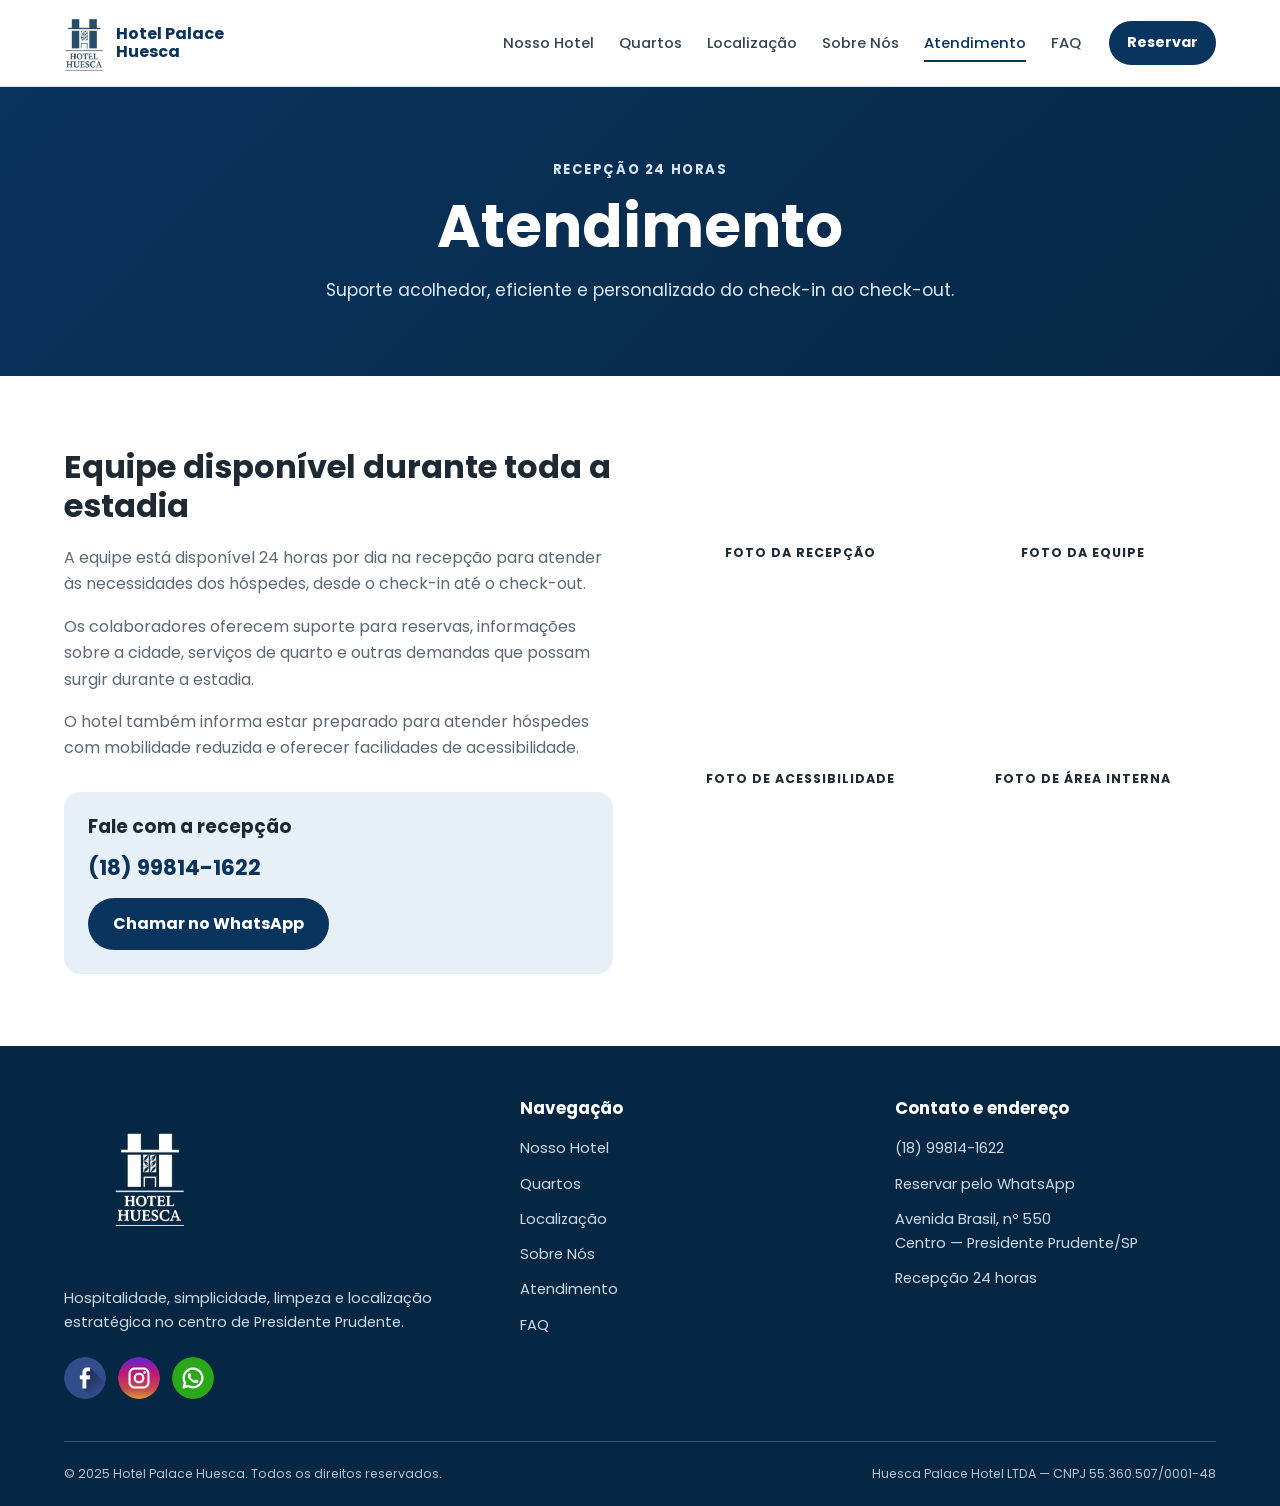
<file: atendimento.html>
<!DOCTYPE html>
<html lang="pt-br">
<head>
    <meta charset="UTF-8">
    <meta name="viewport" content="width=device-width, initial-scale=1.0">
    <meta name="description" content="Atendimento 24 horas, suporte e acessibilidade no Hotel Palace Huesca.">
    <title>Atendimento | Hotel Palace Huesca</title>

    <link rel="icon" type="image/png" href="img/favicon-hotel-azul.png" media="(prefers-color-scheme: light)">
    <link rel="icon" type="image/png" href="img/favicon-hotel-branco.png" media="(prefers-color-scheme: dark)">

    <link rel="preconnect" href="https://fonts.googleapis.com">
    <link rel="preconnect" href="https://fonts.gstatic.com" crossorigin>
    <link href="https://fonts.googleapis.com/css2?family=Poppins:wght@400;500;600;700&display=swap" rel="stylesheet">
    <link rel="stylesheet" href="css/index.css">
    <link rel="stylesheet" href="css/atendimento.css">
</head>
<body>
<header class="site-header">
    <div class="cor-fundo-secundario">
        <nav class="container" aria-label="Navegação principal">
            <a href="index.html" id="logo" aria-label="Hotel Palace Huesca — página inicial">
                <span class="logo-imagem-placeholder" aria-hidden="true"><img src="img/logo-hotel.png" alt="logo"></span>
                <span class="logo-texto">Hotel Palace Huesca</span>
            </a>
            <ul id="menu-desktop">
                <li><a href="index.html">Nosso Hotel</a></li>
<li><a href="quartos.html">Quartos</a></li>
<li><a href="localizacao.html">Localização</a></li>
<li><a href="sobre.html">Sobre Nós</a></li>
<li><a href="atendimento.html" aria-current="page" class="ativo">Atendimento</a></li>
<li><a href="faq.html">FAQ</a></li>
            </ul>
            <a class="nav-reserva" href="reserva.html">Reservar</a>
            <button id="menu-button" type="button" aria-label="Abrir menu" aria-expanded="false" aria-controls="menu-mobile-container">
                <span aria-hidden="true">☰</span>
            </button>
            <div id="menu-mobile-container">
                <ul id="menu-mobile">
                    <li><a href="index.html">Nosso Hotel</a></li>
<li><a href="quartos.html">Quartos</a></li>
<li><a href="localizacao.html">Localização</a></li>
<li><a href="sobre.html">Sobre Nós</a></li>
<li><a href="atendimento.html" aria-current="page" class="ativo">Atendimento</a></li>
<li><a href="faq.html">FAQ</a></li>
                    <li><a href="reserva.html">Reservar</a></li>
                </ul>
            </div>
        </nav>
    </div>
</header>
<main>
<section class="cabecalho-pagina"><div class="container"><p class="sobretitulo">Recepção 24 horas</p><h1>Atendimento</h1><p>Suporte acolhedor, eficiente e personalizado do check-in ao check-out.</p></div></section>
<section class="container conteudo-pagina atendimento-grid"><div class="atendimento-conteudo"><h2>Equipe disponível durante toda a estadia</h2><p>A equipe está disponível 24 horas por dia na recepção para atender às necessidades dos hóspedes, desde o check-in até o check-out.</p><p>Os colaboradores oferecem suporte para reservas, informações sobre a cidade, serviços de quarto e outras demandas que possam surgir durante a estadia.</p><p>O hotel também informa estar preparado para atender hóspedes com mobilidade reduzida e oferecer facilidades de acessibilidade.</p><div class="contato-box"><h3>Fale com a recepção</h3><a href="tel:+5518998141622">(18) 99814-1622</a><a class="btn btn-primario" href="https://wa.me/5518998141622?text=Ol%C3%A1%2C%20tenho%20interesse%20em%20fazer%20uma%20reserva%20%F0%9F%98%8A." target="_blank" rel="noopener noreferrer">Chamar no WhatsApp</a></div></div><div class="galeria-placeholders"><div class="imagem-placeholder"><span>FOTO DA RECEPÇÃO</span></div><div class="imagem-placeholder"><span>FOTO DA EQUIPE</span></div><div class="imagem-placeholder"><span>FOTO DE ACESSIBILIDADE</span></div><div class="imagem-placeholder"><span>FOTO DE ÁREA INTERNA</span></div></div></section>
</main>
<footer class="site-footer">
    <section class="container">
        <div class="footer-grid">
            <div class="footer-col">
                <div class="footer-logo-placeholder"><img src="img/logo-hotel-sem-fundo.png" alt="logo"></div>
                <p class="missao">Hospitalidade, simplicidade, limpeza e localização estratégica no centro de Presidente Prudente.</p>
                <div class="social-links" aria-label="Redes sociais">
                    <a class="social-link" href="https://www.facebook.com/profile.php?id=61592348461438" target="_blank" rel="noopener noreferrer" aria-label="Abrir o Facebook do Hotel Palace Huesca">
                        <img src="img/facebook.png" alt="" aria-hidden="true">
                    </a>
                    <a class="social-link" href="https://www.instagram.com/hotelhuesca/" target="_blank" rel="noopener noreferrer" aria-label="Abrir o Instagram do Hotel Palace Huesca">
                        <img src="img/instagram.png" alt="" aria-hidden="true">
                    </a>
                    <a class="social-link" href="https://wa.me/5518998141622?text=Ol%C3%A1%2C%20tenho%20interesse%20em%20fazer%20uma%20reserva%20%F0%9F%98%8A." target="_blank" rel="noopener noreferrer" aria-label="Falar com o Hotel Palace Huesca pelo WhatsApp">
                        <img src="img/whatsapp.png" alt="" aria-hidden="true">
                    </a>
                </div>
            </div>
            <div class="footer-col">
                <h2>Navegação</h2>
                <ul><li><a href="index.html">Nosso Hotel</a></li>
<li><a href="quartos.html">Quartos</a></li>
<li><a href="localizacao.html">Localização</a></li>
<li><a href="sobre.html">Sobre Nós</a></li>
<li><a href="atendimento.html">Atendimento</a></li>
<li><a href="faq.html">FAQ</a></li></ul>
            </div>
            <div class="footer-col">
                <h2>Contato e endereço</h2>
                <ul>
                    <li><a href="tel:+5518998141622">(18) 99814-1622</a></li>
                    <li><a href="https://wa.me/5518998141622?text=Ol%C3%A1%2C%20tenho%20interesse%20em%20fazer%20uma%20reserva%20%F0%9F%98%8A." target="_blank" rel="noopener noreferrer">Reservar pelo WhatsApp</a></li>
                    <li>Avenida Brasil, nº 550<br>Centro — Presidente Prudente/SP</li>
                    <li>Recepção 24 horas</li>
                </ul>
            </div>
        </div>
        <div class="footer-bottom">
            <p>&copy; 2025 Hotel Palace Huesca. Todos os direitos reservados.</p>
            <p>Huesca Palace Hotel LTDA — CNPJ 55.360.507/0001-48</p>
        </div>
    </section>
</footer>
<script src="js/menu.js"></script>
</body>
</html>
</file>
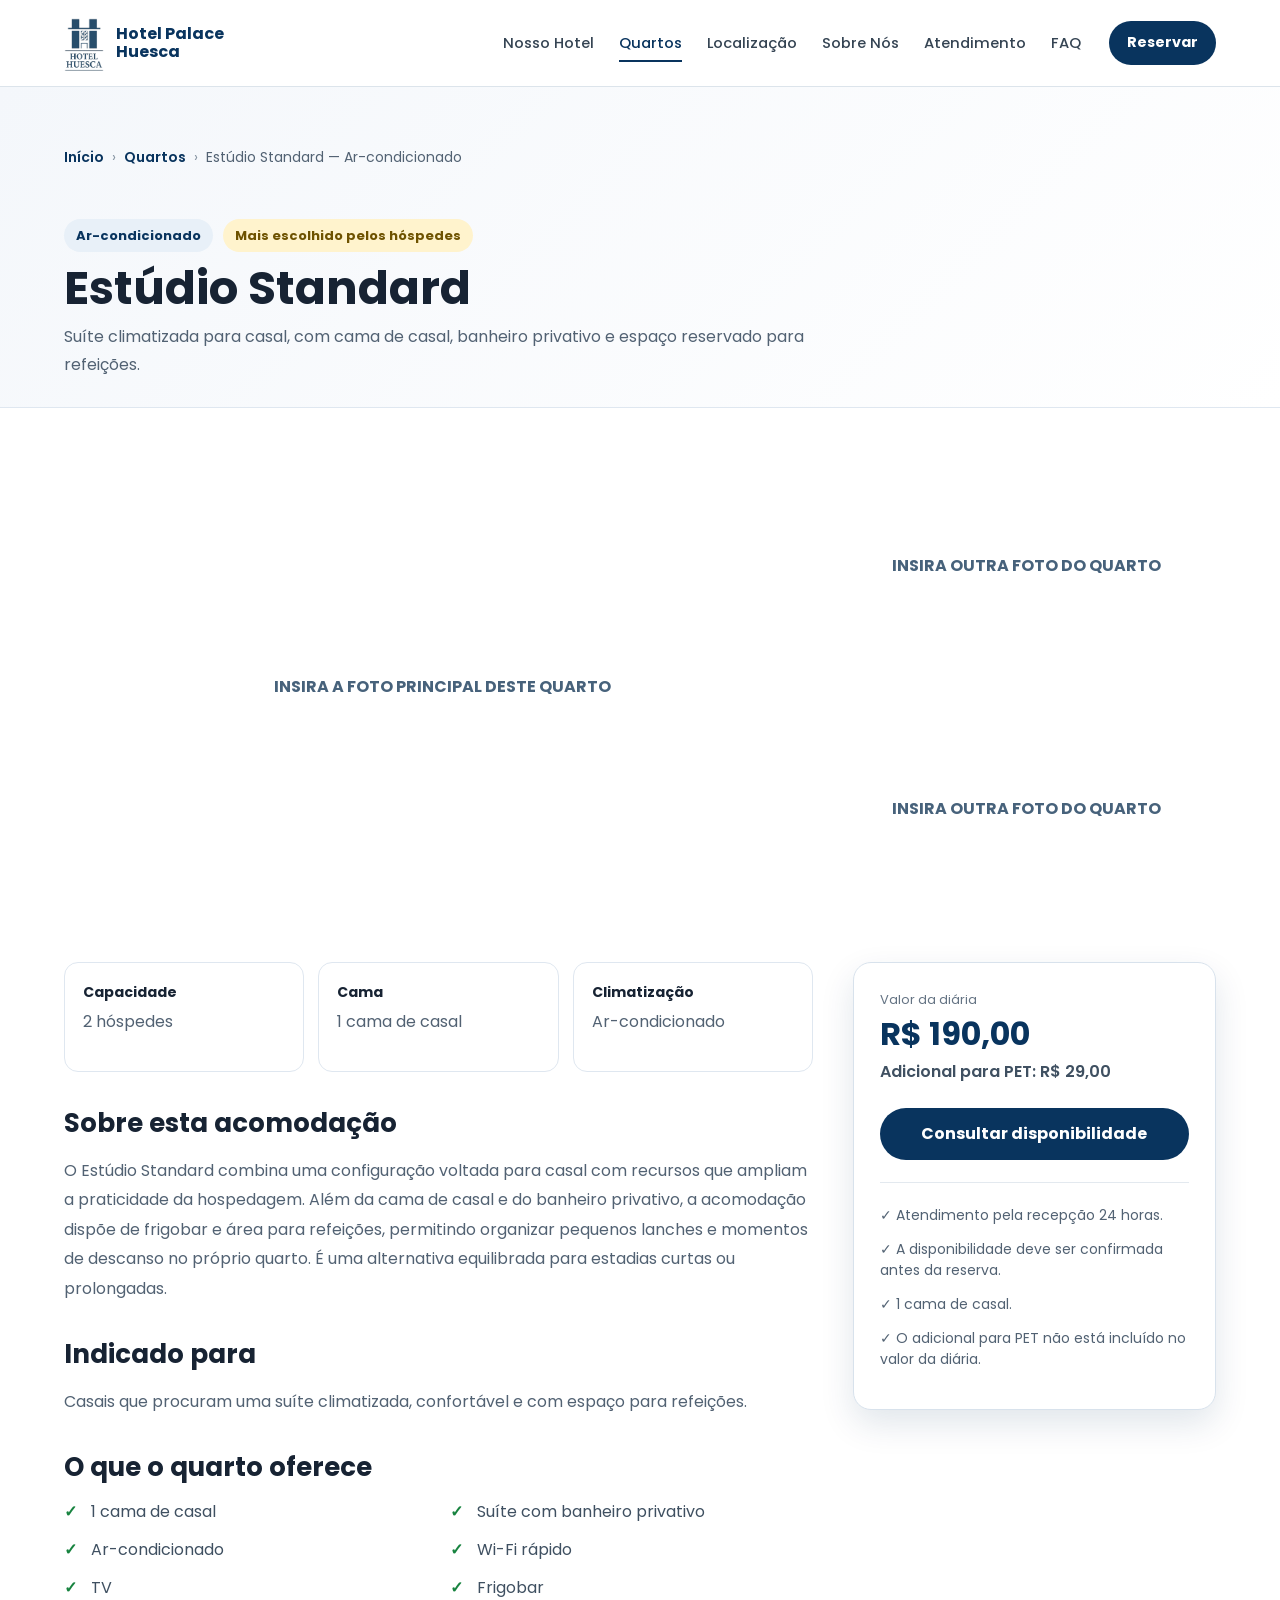
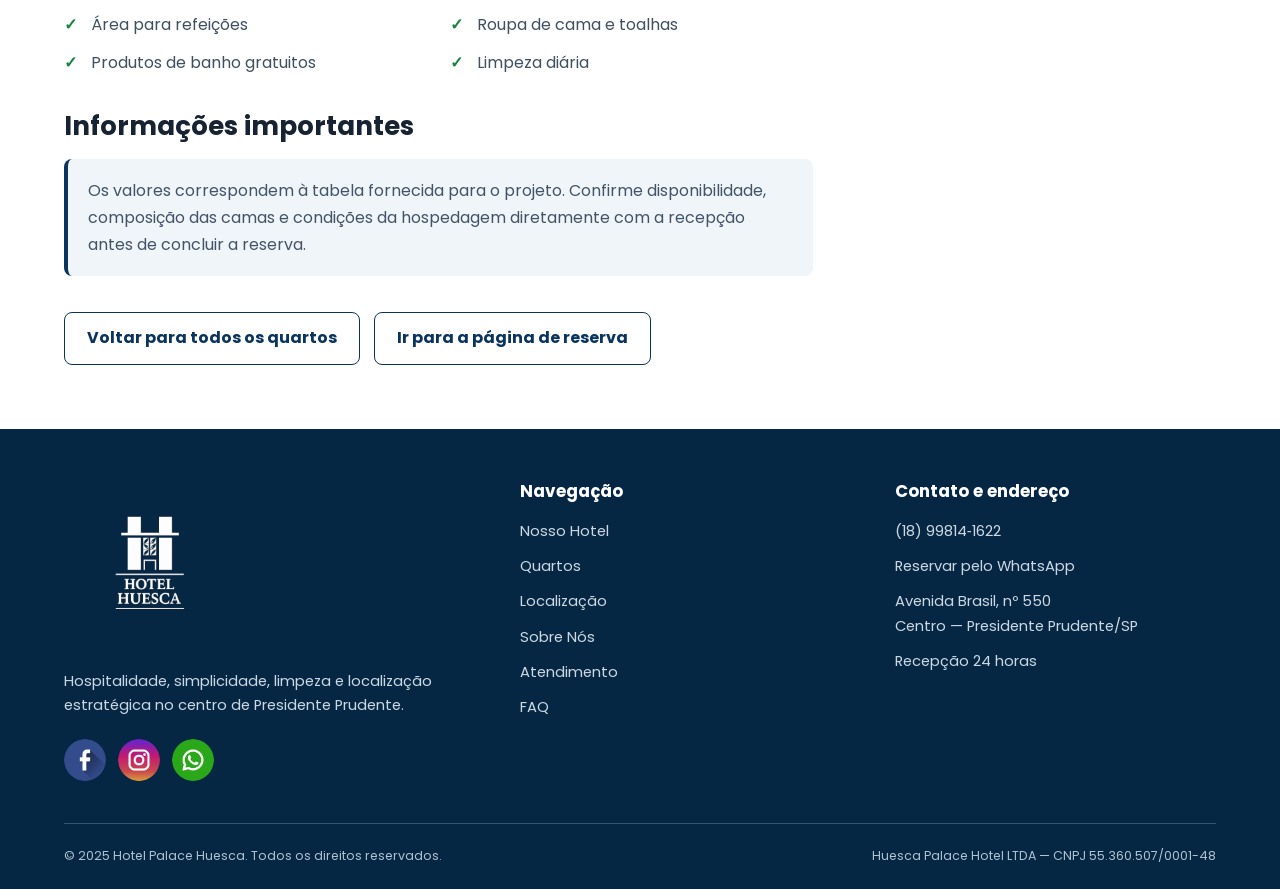
<file: estudio-standard.html>
<!doctype html>
<html lang="pt-br">
  <head>
    <meta charset="UTF-8" />
    <meta name="viewport" content="width=device-width, initial-scale=1.0" />
    <meta
      name="description"
      content="Informações completas sobre o Estúdio Standard — Ar-condicionado do Hotel Palace Huesca, em Presidente Prudente."
    />
    <title>Estúdio Standard — Ar-condicionado | Hotel Palace Huesca</title>

    <link
      rel="icon"
      type="image/png"
      href="img/favicon-hotel-azul.png"
      media="(prefers-color-scheme: light)"
    />
    <link
      rel="icon"
      type="image/png"
      href="img/favicon-hotel-branco.png"
      media="(prefers-color-scheme: dark)"
    />

    <link rel="preconnect" href="https://fonts.googleapis.com" />
    <link rel="preconnect" href="https://fonts.gstatic.com" crossorigin />
    <link
      href="https://fonts.googleapis.com/css2?family=Poppins:wght@400;500;600;700&display=swap"
      rel="stylesheet"
    />

    <link rel="stylesheet" href="css/index.css" />
    <link rel="stylesheet" href="css/detalhes-quarto.css" />
  </head>
  <body>
    <header class="site-header">
      <div class="cor-fundo-secundario">
        <nav class="container" aria-label="Navegação principal">
          <a
            href="index.html"
            id="logo"
            aria-label="Hotel Palace Huesca — página inicial"
          >
            <span class="logo-imagem-placeholder" aria-hidden="true">
              <img src="img/logo-hotel.png" alt="Logo do Hotel Palace Huesca" />
            </span>
            <span class="logo-texto">Hotel Palace Huesca</span>
          </a>

          <ul id="menu-desktop">
            <li><a href="index.html">Nosso Hotel</a></li>
            <li>
              <a href="quartos.html" aria-current="page" class="ativo"
                >Quartos</a
              >
            </li>
            <li><a href="localizacao.html">Localização</a></li>
            <li><a href="sobre.html">Sobre Nós</a></li>
            <li><a href="atendimento.html">Atendimento</a></li>
            <li><a href="faq.html">FAQ</a></li>
          </ul>

          <a class="nav-reserva" href="reserva.html">Reservar</a>

          <button
            id="menu-button"
            type="button"
            aria-label="Abrir menu"
            aria-expanded="false"
            aria-controls="menu-mobile-container"
          >
            <span aria-hidden="true">☰</span>
          </button>

          <div id="menu-mobile-container">
            <ul id="menu-mobile">
              <li><a href="index.html">Nosso Hotel</a></li>
              <li>
                <a href="quartos.html" aria-current="page" class="ativo"
                  >Quartos</a
                >
              </li>
              <li><a href="localizacao.html">Localização</a></li>
              <li><a href="sobre.html">Sobre Nós</a></li>
              <li><a href="atendimento.html">Atendimento</a></li>
              <li><a href="faq.html">FAQ</a></li>
              <li><a href="reserva.html">Reservar</a></li>
            </ul>
          </div>
        </nav>
      </div>
    </header>

    <main>
      <section class="detalhe-quarto-cabecalho">
        <div class="container">
          <nav class="breadcrumb" aria-label="Caminho da página">
            <a href="index.html">Início</a>
            <span aria-hidden="true">›</span>
            <a href="quartos.html">Quartos</a>
            <span aria-hidden="true">›</span>
            <span aria-current="page">Estúdio Standard — Ar-condicionado</span>
          </nav>

          <div class="etiquetas-detalhe">
            <span class="etiqueta-detalhe">Ar-condicionado</span>
            <span class="etiqueta-detalhe etiqueta-destaque"
              >Mais escolhido pelos hóspedes</span
            >
          </div>

          <h1>Estúdio Standard</h1>
          <p class="resumo-cabecalho">
            Suíte climatizada para casal, com cama de casal, banheiro privativo
            e espaço reservado para refeições.
          </p>
        </div>
      </section>

      <section class="container detalhe-quarto-conteudo">
        <div
          class="galeria-quarto"
          role="group"
          aria-label="Espaços para fotos do quarto"
        >
          <div class="imagem-placeholder-detalhe imagem-principal-detalhe">
            <span>INSIRA A FOTO PRINCIPAL DESTE QUARTO</span>
          </div>

          <div class="galeria-secundaria">
            <div class="imagem-placeholder-detalhe">
              <span>INSIRA OUTRA FOTO DO QUARTO</span>
            </div>
            <div class="imagem-placeholder-detalhe">
              <span>INSIRA OUTRA FOTO DO QUARTO</span>
            </div>
          </div>
        </div>

        <div class="detalhe-grid">
          <div>
            <div
              class="resumo-itens"
              role="group"
              aria-label="Resumo do quarto"
            >
              <div class="resumo-item">
                <strong>Capacidade</strong>
                <span>2 hóspedes</span>
              </div>
              <div class="resumo-item">
                <strong>Cama</strong>
                <span>1 cama de casal</span>
              </div>
              <div class="resumo-item">
                <strong>Climatização</strong>
                <span>Ar-condicionado</span>
              </div>
            </div>

            <section class="bloco-detalhe">
              <h2>Sobre esta acomodação</h2>
              <p>
                O Estúdio Standard combina uma configuração voltada para casal
                com recursos que ampliam a praticidade da hospedagem. Além da
                cama de casal e do banheiro privativo, a acomodação dispõe de
                frigobar e área para refeições, permitindo organizar pequenos
                lanches e momentos de descanso no próprio quarto. É uma
                alternativa equilibrada para estadias curtas ou prolongadas.
              </p>
            </section>

            <section class="bloco-detalhe">
              <h2>Indicado para</h2>
              <p>
                Casais que procuram uma suíte climatizada, confortável e com
                espaço para refeições.
              </p>
            </section>

            <section class="bloco-detalhe">
              <h2>O que o quarto oferece</h2>
              <ul class="comodidades-grid">
                <li>1 cama de casal</li>
                <li>Suíte com banheiro privativo</li>
                <li>Ar-condicionado</li>
                <li>Wi-Fi rápido</li>
                <li>TV</li>
                <li>Frigobar</li>
                <li>Área para refeições</li>
                <li>Roupa de cama e toalhas</li>
                <li>Produtos de banho gratuitos</li>
                <li>Limpeza diária</li>
              </ul>
            </section>

            <section class="bloco-detalhe">
              <h2>Informações importantes</h2>
              <div class="aviso-detalhe">
                Os valores correspondem à tabela fornecida para o projeto.
                Confirme disponibilidade, composição das camas e condições da
                hospedagem diretamente com a recepção antes de concluir a
                reserva.
              </div>
            </section>

            <div class="acoes-inferiores">
              <a class="btn-secundario-detalhe" href="quartos.html"
                >Voltar para todos os quartos</a
              >
              <a class="btn-secundario-detalhe" href="reserva.html"
                >Ir para a página de reserva</a
              >
            </div>
          </div>

          <aside class="painel-reserva" aria-label="Preço e reserva">
            <p class="preco-legenda">Valor da diária</p>
            <strong class="preco-detalhe">R$ 190,00</strong>
            <p class="pet-detalhe">Adicional para PET: R$ 29,00</p>

            <a
              class="btn btn-primario"
              href="https://wa.me/5518998141622?text=Ol%C3%A1%2C%20Hotel%20Palace%20Huesca%21%20Gostaria%20de%20consultar%20a%20disponibilidade%20do%20Est%C3%BAdio%20Standard%20%E2%80%94%20Ar-condicionado."
              target="_blank"
              rel="noopener noreferrer"
              >Consultar disponibilidade</a
            >

            <ul class="lista-condicoes">
              <li>✓ Atendimento pela recepção 24 horas.</li>
              <li>✓ A disponibilidade deve ser confirmada antes da reserva.</li>
              <li>✓ 1 cama de casal.</li>
              <li>
                ✓ O adicional para PET não está incluído no valor da diária.
              </li>
            </ul>
          </aside>
        </div>
      </section>
    </main>

    <footer class="site-footer">
      <section class="container">
        <div class="footer-grid">
          <div class="footer-col">
            <div class="footer-logo-placeholder">
              <img
                src="img/logo-hotel-sem-fundo.png"
                alt="Logo do Hotel Palace Huesca"
              />
            </div>
            <p class="missao">
              Hospitalidade, simplicidade, limpeza e localização estratégica no
              centro de Presidente Prudente.
            </p>
            <div class="social-links" role="group" aria-label="Redes sociais">
              <a
                class="social-link"
                href="https://www.facebook.com/profile.php?id=61592348461438"
                target="_blank"
                rel="noopener noreferrer"
                aria-label="Abrir o Facebook do Hotel Palace Huesca"
              >
                <img src="img/facebook.png" alt="" aria-hidden="true" />
              </a>
              <a
                class="social-link"
                href="https://www.instagram.com/hotelhuesca/"
                target="_blank"
                rel="noopener noreferrer"
                aria-label="Abrir o Instagram do Hotel Palace Huesca"
              >
                <img src="img/instagram.png" alt="" aria-hidden="true" />
              </a>
              <a
                class="social-link"
                href="https://wa.me/5518998141622?text=Ol%C3%A1%2C%20tenho%20interesse%20em%20fazer%20uma%20reserva%20%F0%9F%98%8A."
                target="_blank"
                rel="noopener noreferrer"
                aria-label="Falar com o Hotel Palace Huesca pelo WhatsApp"
              >
                <img src="img/whatsapp.png" alt="" aria-hidden="true" />
              </a>
            </div>
          </div>

          <div class="footer-col">
            <h2>Navegação</h2>
            <ul>
              <li><a href="index.html">Nosso Hotel</a></li>
              <li><a href="quartos.html">Quartos</a></li>
              <li><a href="localizacao.html">Localização</a></li>
              <li><a href="sobre.html">Sobre Nós</a></li>
              <li><a href="atendimento.html">Atendimento</a></li>
              <li><a href="faq.html">FAQ</a></li>
            </ul>
          </div>

          <div class="footer-col">
            <h2>Contato e endereço</h2>
            <ul>
              <li>
                <a href="tel:+5518998141622">(18)&nbsp;99814&#8209;1622</a>
              </li>
              <li>
                <a
                  href="https://wa.me/5518998141622?text=Ol%C3%A1%2C%20tenho%20interesse%20em%20fazer%20uma%20reserva%20%F0%9F%98%8A."
                  target="_blank"
                  rel="noopener noreferrer"
                  >Reservar pelo WhatsApp</a
                >
              </li>
              <li>
                Avenida Brasil, nº 550<br />
                Centro — Presidente Prudente/SP
              </li>
              <li>Recepção 24 horas</li>
            </ul>
          </div>
        </div>

        <div class="footer-bottom">
          <p>&copy; 2025 Hotel Palace Huesca. Todos os direitos reservados.</p>
          <p>Huesca Palace Hotel LTDA — CNPJ 55.360.507/0001-48</p>
        </div>
      </section>
    </footer>

    <script src="js/menu.js"></script>
  </body>
</html>
</file>
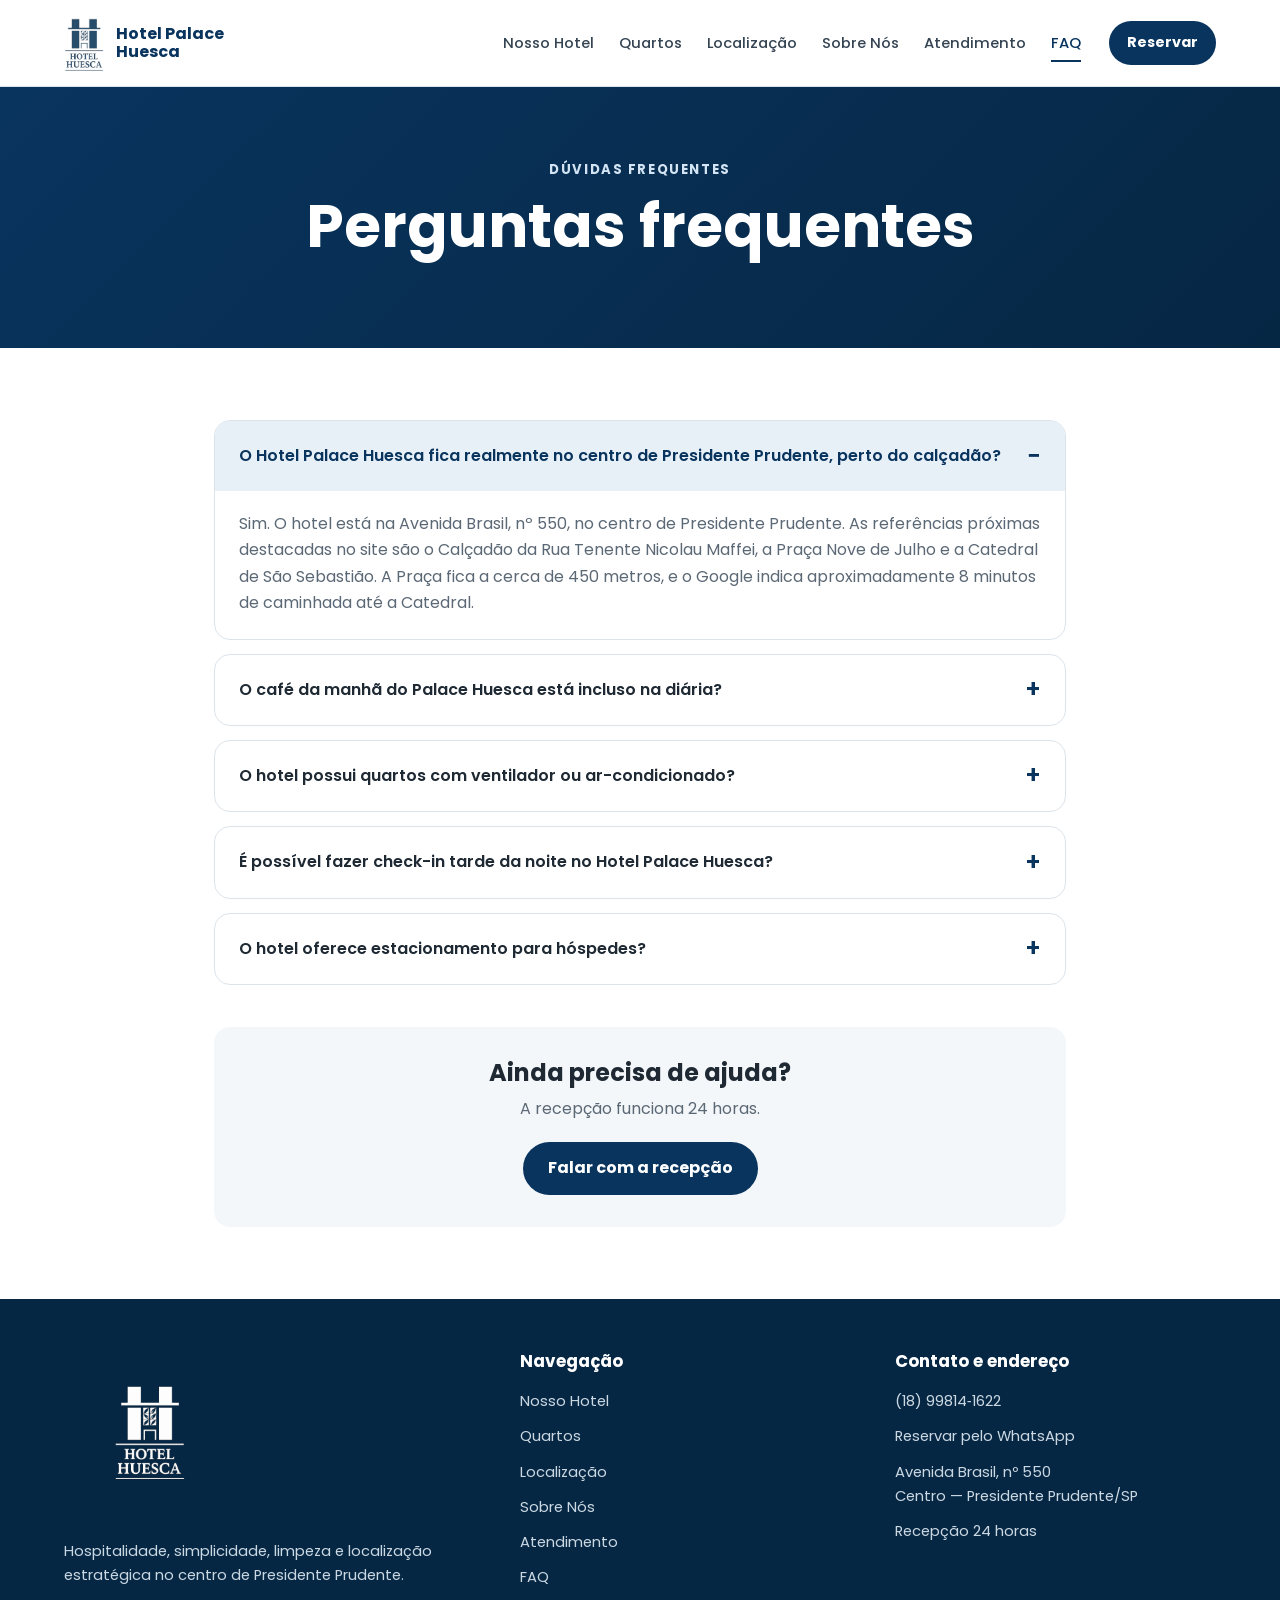
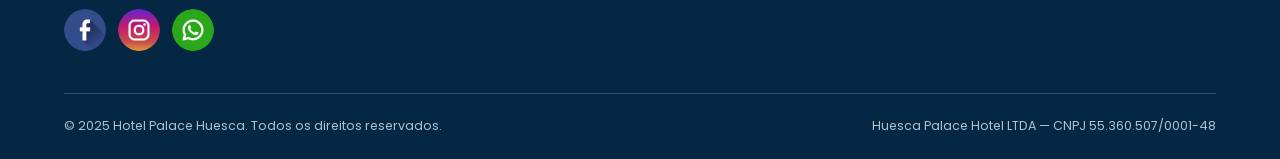
<file: faq.html>
<!doctype html>
<html lang="pt-br">
  <head>
    <meta charset="UTF-8" />
    <meta name="viewport" content="width=device-width, initial-scale=1.0" />
    <meta
      name="description"
      content="Perguntas frequentes sobre café da manhã, quartos, estacionamento, localização e check-in."
    />
    <title>Perguntas frequentes | Hotel Palace Huesca</title>

    <link
      rel="icon"
      type="image/png"
      href="img/favicon-hotel-azul.png"
      media="(prefers-color-scheme: light)"
    />
    <link
      rel="icon"
      type="image/png"
      href="img/favicon-hotel-branco.png"
      media="(prefers-color-scheme: dark)"
    />

    <link rel="preconnect" href="https://fonts.googleapis.com" />
    <link rel="preconnect" href="https://fonts.gstatic.com" crossorigin />
    <link
      href="https://fonts.googleapis.com/css2?family=Poppins:wght@400;500;600;700&display=swap"
      rel="stylesheet"
    />
    <link rel="stylesheet" href="css/index.css" />
    <link rel="stylesheet" href="css/faq.css" />
  </head>
  <body>
    <header class="site-header">
      <div class="cor-fundo-secundario">
        <nav class="container" aria-label="Navegação principal">
          <a
            href="index.html"
            id="logo"
            aria-label="Hotel Palace Huesca — página inicial"
          >
            <span class="logo-imagem-placeholder" aria-hidden="true"
              ><img src="img/logo-hotel.png" alt="logo"
            /></span>
            <span class="logo-texto">Hotel Palace Huesca</span>
          </a>
          <ul id="menu-desktop">
            <li><a href="index.html">Nosso Hotel</a></li>
            <li><a href="quartos.html">Quartos</a></li>
            <li><a href="localizacao.html">Localização</a></li>
            <li><a href="sobre.html">Sobre Nós</a></li>
            <li><a href="atendimento.html">Atendimento</a></li>
            <li>
              <a href="faq.html" aria-current="page" class="ativo">FAQ</a>
            </li>
          </ul>
          <a class="nav-reserva" href="reserva.html">Reservar</a>
          <button
            id="menu-button"
            type="button"
            aria-label="Abrir menu"
            aria-expanded="false"
            aria-controls="menu-mobile-container"
          >
            <span aria-hidden="true">☰</span>
          </button>
          <div id="menu-mobile-container">
            <ul id="menu-mobile">
              <li><a href="index.html">Nosso Hotel</a></li>
              <li><a href="quartos.html">Quartos</a></li>
              <li><a href="localizacao.html">Localização</a></li>
              <li><a href="sobre.html">Sobre Nós</a></li>
              <li><a href="atendimento.html">Atendimento</a></li>
              <li>
                <a href="faq.html" aria-current="page" class="ativo">FAQ</a>
              </li>
              <li><a href="reserva.html">Reservar</a></li>
            </ul>
          </div>
        </nav>
      </div>
    </header>
    <main>
      <section class="cabecalho-pagina">
        <div class="container">
          <p class="sobretitulo">Dúvidas frequentes</p>
          <h1>Perguntas frequentes</h1>
        </div>
      </section>
      <section class="container conteudo-pagina faq-container">
        <details class="faq-item" open>
          <summary>
            O Hotel Palace Huesca fica realmente no centro de Presidente
            Prudente, perto do calçadão?
          </summary>
          <div class="faq-resposta">
            <p>
              Sim. O hotel está na Avenida Brasil, nº 550, no centro de
              Presidente Prudente. As referências próximas destacadas no site
              são o Calçadão da Rua Tenente Nicolau Maffei, a Praça Nove de
              Julho e a Catedral de São Sebastião. A Praça fica a cerca de 450
              metros, e o Google indica aproximadamente 8 minutos de caminhada
              até a Catedral.
            </p>
          </div>
        </details>
        <details class="faq-item">
          <summary>
            O café da manhã do Palace Huesca está incluso na diária?
          </summary>
          <div class="faq-resposta">
            <p>
              Sim. O café da manhã é gratuito e servido diariamente das 6h às
              9h.
            </p>
          </div>
        </details>
        <details class="faq-item">
          <summary>
            O hotel possui quartos com ventilador ou ar-condicionado?
          </summary>
          <div class="faq-resposta">
            <p>
              Sim. O hotel oferece quartos com ventilador e opções com
              ar-condicionado, conforme a disponibilidade no momento da reserva.
            </p>
          </div>
        </details>
        <details class="faq-item">
          <summary>
            É possível fazer check-in tarde da noite no Hotel Palace Huesca?
          </summary>
          <div class="faq-resposta">
            <p>
              Sim. A recepção funciona 24 horas, permitindo check-in noturno.
            </p>
          </div>
        </details>
        <details class="faq-item">
          <summary>O hotel oferece estacionamento para hóspedes?</summary>
          <div class="faq-resposta">
            <p>
              Sim. O estacionamento está disponível gratuitamente, mediante
              consulta de disponibilidade no check-in.
            </p>
          </div>
        </details>
        <div class="faq-cta">
          <h2>Ainda precisa de ajuda?</h2>
          <p>A recepção funciona 24 horas.</p>
          <a
            class="btn btn-primario"
            href="https://wa.me/5518998141622?text=Ol%C3%A1%2C%20tenho%20interesse%20em%20fazer%20uma%20reserva%20%F0%9F%98%8A."
            target="_blank"
            rel="noopener noreferrer"
            >Falar com a recepção</a
          >
        </div>
      </section>
    </main>
    <footer class="site-footer">
      <section class="container">
        <div class="footer-grid">
          <div class="footer-col">
            <div class="footer-logo-placeholder">
              <img src="img/logo-hotel-sem-fundo.png" alt="logo" />
            </div>
            <p class="missao">
              Hospitalidade, simplicidade, limpeza e localização estratégica no
              centro de Presidente Prudente.
            </p>
            <div class="social-links" role="group" aria-label="Redes sociais">
              <a
                class="social-link"
                href="https://www.facebook.com/profile.php?id=61592348461438"
                target="_blank"
                rel="noopener noreferrer"
                aria-label="Abrir o Facebook do Hotel Palace Huesca"
              >
                <img src="img/facebook.png" alt="" aria-hidden="true" />
              </a>
              <a
                class="social-link"
                href="https://www.instagram.com/hotelhuesca/"
                target="_blank"
                rel="noopener noreferrer"
                aria-label="Abrir o Instagram do Hotel Palace Huesca"
              >
                <img src="img/instagram.png" alt="" aria-hidden="true" />
              </a>
              <a
                class="social-link"
                href="https://wa.me/5518998141622?text=Ol%C3%A1%2C%20tenho%20interesse%20em%20fazer%20uma%20reserva%20%F0%9F%98%8A."
                target="_blank"
                rel="noopener noreferrer"
                aria-label="Falar com o Hotel Palace Huesca pelo WhatsApp"
              >
                <img src="img/whatsapp.png" alt="" aria-hidden="true" />
              </a>
            </div>
          </div>
          <div class="footer-col">
            <h2>Navegação</h2>
            <ul>
              <li><a href="index.html">Nosso Hotel</a></li>
              <li><a href="quartos.html">Quartos</a></li>
              <li><a href="localizacao.html">Localização</a></li>
              <li><a href="sobre.html">Sobre Nós</a></li>
              <li><a href="atendimento.html">Atendimento</a></li>
              <li><a href="faq.html">FAQ</a></li>
            </ul>
          </div>
          <div class="footer-col">
            <h2>Contato e endereço</h2>
            <ul>
              <li>
                <a href="tel:+5518998141622">(18)&nbsp;99814&#8209;1622</a>
              </li>
              <li>
                <a
                  href="https://wa.me/5518998141622?text=Ol%C3%A1%2C%20tenho%20interesse%20em%20fazer%20uma%20reserva%20%F0%9F%98%8A."
                  target="_blank"
                  rel="noopener noreferrer"
                  >Reservar pelo WhatsApp</a
                >
              </li>
              <li>
                Avenida Brasil, nº 550<br />Centro — Presidente Prudente/SP
              </li>
              <li>Recepção 24 horas</li>
            </ul>
          </div>
        </div>
        <div class="footer-bottom">
          <p>&copy; 2025 Hotel Palace Huesca. Todos os direitos reservados.</p>
          <p>Huesca Palace Hotel LTDA — CNPJ 55.360.507/0001-48</p>
        </div>
      </section>
    </footer>
    <script src="js/menu.js"></script>
  </body>
</html>
</file>
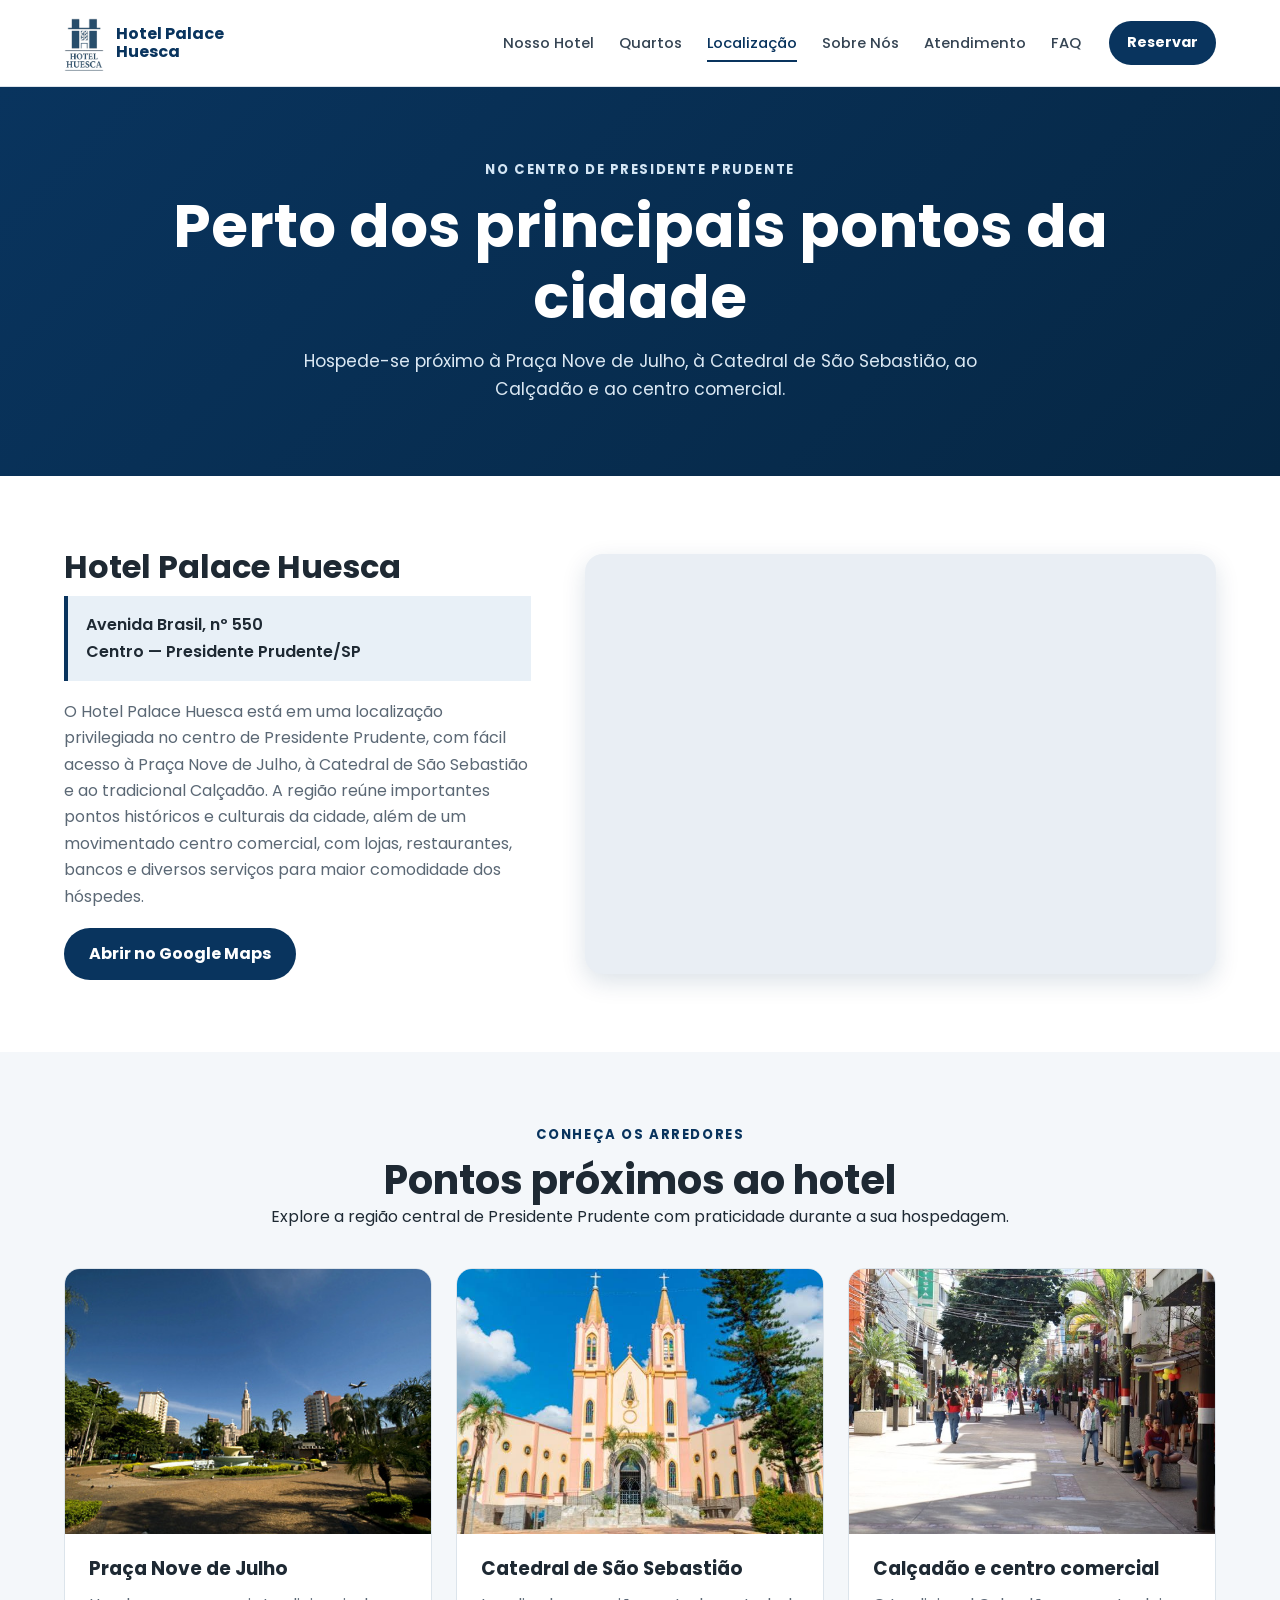
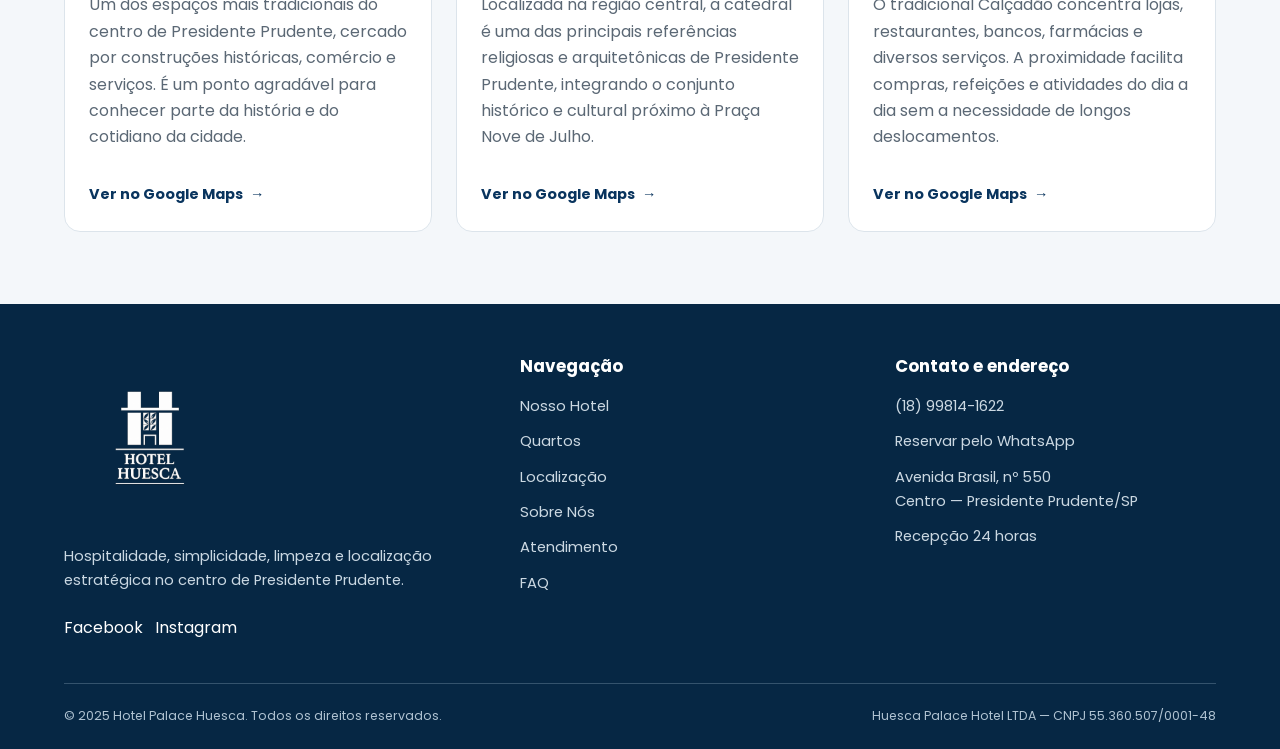
<file: localizacao.html>
<!DOCTYPE html>
<html lang="pt-br">
<head>
    <meta charset="UTF-8">
    <meta name="viewport" content="width=device-width, initial-scale=1.0">
    <meta name="description" content="Localização do Hotel Palace Huesca, próximo à Praça Nove de Julho, à Catedral de São Sebastião, ao Calçadão e ao centro comercial de Presidente Prudente.">
    <title>Localização | Hotel Palace Huesca</title>

    <link rel="icon" type="image/png" href="img/favicon-hotel-azul.png" media="(prefers-color-scheme: light)">
    <link rel="icon" type="image/png" href="img/favicon-hotel-branco.png" media="(prefers-color-scheme: dark)">
    <link rel="preconnect" href="https://fonts.googleapis.com">
    <link rel="preconnect" href="https://fonts.gstatic.com" crossorigin>
    <link href="https://fonts.googleapis.com/css2?family=Poppins:wght@400;500;600;700&display=swap" rel="stylesheet">
    <link rel="stylesheet" href="css/index.css">
    <link rel="stylesheet" href="css/localizacao.css">
    <link rel="stylesheet" href="css/cards-hover.css">

    <style>
        .mapa-interativo {
            width: 100%;
            min-height: 420px;
            border-radius: 18px;
            overflow: hidden;
            box-shadow: 0 8px 24px rgba(9, 52, 94, 0.14);
            background: #e9eef4;
        }

        .mapa-interativo iframe {
            display: block;
            width: 100%;
            height: 420px;
            border: 0;
        }

        @media (max-width: 768px) {
            .mapa-interativo,
            .mapa-interativo iframe {
                min-height: 340px;
                height: 340px;
            }
        }
    </style>
</head>
<body>
<header class="site-header">
    <div class="cor-fundo-secundario">
        <nav class="container" aria-label="Navegação principal">
            <a href="index.html" id="logo" aria-label="Hotel Palace Huesca — página inicial">
                <span class="logo-imagem-placeholder" aria-hidden="true"><img src="img/logo-hotel.png" alt=""></span>
                <span class="logo-texto">Hotel Palace Huesca</span>
            </a>

            <ul id="menu-desktop">
                <li><a href="index.html">Nosso Hotel</a></li>
                <li><a href="quartos.html">Quartos</a></li>
                <li><a href="localizacao.html" aria-current="page" class="ativo">Localização</a></li>
                <li><a href="sobre.html">Sobre Nós</a></li>
                <li><a href="atendimento.html">Atendimento</a></li>
                <li><a href="faq.html">FAQ</a></li>
            </ul>

            <a class="nav-reserva" href="reserva.html">Reservar</a>

            <button id="menu-button" type="button" aria-label="Abrir menu" aria-expanded="false" aria-controls="menu-mobile-container">
                <span aria-hidden="true">☰</span>
            </button>

            <div id="menu-mobile-container">
                <ul id="menu-mobile">
                    <li><a href="index.html">Nosso Hotel</a></li>
                    <li><a href="quartos.html">Quartos</a></li>
                    <li><a href="localizacao.html" aria-current="page" class="ativo">Localização</a></li>
                    <li><a href="sobre.html">Sobre Nós</a></li>
                    <li><a href="atendimento.html">Atendimento</a></li>
                    <li><a href="faq.html">FAQ</a></li>
                    <li><a href="reserva.html">Reservar</a></li>
                </ul>
            </div>
        </nav>
    </div>
</header>

<main>
    <section class="cabecalho-pagina">
        <div class="container">
            <p class="sobretitulo">No centro de Presidente Prudente</p>
            <h1>Perto dos principais pontos da cidade</h1>
            <p>Hospede-se próximo à Praça Nove de Julho, à Catedral de São Sebastião, ao Calçadão e ao centro comercial.</p>
        </div>
    </section>

    <section class="container conteudo-pagina localizacao-principal">
        <div class="localizacao-texto">
            <h2>Hotel Palace Huesca</h2>

            <p class="endereco-destaque">
                Avenida Brasil, nº 550<br>
                Centro — Presidente Prudente/SP
            </p>

            <p>
                O Hotel Palace Huesca está em uma localização privilegiada no centro de Presidente Prudente, com fácil acesso à Praça Nove de Julho, à Catedral de São Sebastião e ao tradicional Calçadão. A região reúne importantes pontos históricos e culturais da cidade, além de um movimentado centro comercial, com lojas, restaurantes, bancos e diversos serviços para maior comodidade dos hóspedes.
            </p>

            <a class="btn btn-primario" href="https://www.google.com/maps/search/?api=1&query=Hotel+Palace+Huesca%2C+Avenida+Brasil%2C+550%2C+Centro%2C+Presidente+Prudente%2C+SP" target="_blank" rel="noopener noreferrer" aria-label="Abrir a localização do Hotel Palace Huesca no Google Maps">
                Abrir no Google Maps
            </a>
        </div>

        <div class="mapa-interativo">
            <iframe src="https://www.google.com/maps?q=Hotel+Palace+Huesca%2C+Avenida+Brasil%2C+550%2C+Centro%2C+Presidente+Prudente%2C+SP&output=embed" title="Mapa interativo com a localização do Hotel Palace Huesca" loading="lazy" allowfullscreen referrerpolicy="no-referrer-when-downgrade"></iframe>
        </div>
    </section>

    <section class="secao-fundo-suave">
        <div class="container conteudo-pagina">
            <div class="secao-cabecalho">
                <p class="sobretitulo">Conheça os arredores</p>
                <h2>Pontos próximos ao hotel</h2>
                <p>Explore a região central de Presidente Prudente com praticidade durante a sua hospedagem.</p>
            </div>

            <div class="cards-grid cards-grid-3">
                <article class="local-card">
                    <a class="local-card-link" href="https://www.google.com/maps/search/?api=1&query=Pra%C3%A7a+Nove+de+Julho%2C+Presidente+Prudente%2C+SP" target="_blank" rel="noopener noreferrer" aria-label="Abrir a Praça Nove de Julho no Google Maps">
                        <div class="card-imagem-hover">
                            <img class="imagem-principal" src="img/cards/praca-nove-julho-1.jpg" alt="Praça Nove de Julho — imagem principal">
                            <img class="imagem-secundaria" src="img/cards/praca-nove-julho-2.jpg" alt="Praça Nove de Julho — imagem secundária" loading="lazy">
                        </div>
                        <div class="card-conteudo">
                            <h3>Praça Nove de Julho</h3>
                            <p>Um dos espaços mais tradicionais do centro de Presidente Prudente, cercado por construções históricas, comércio e serviços. É um ponto agradável para conhecer parte da história e do cotidiano da cidade.</p>
                            <span class="maps-destino">Ver no Google Maps</span>
                        </div>
                    </a>
                </article>

                <article class="local-card">
                    <a class="local-card-link" href="https://www.google.com/maps/search/?api=1&query=Catedral+de+S%C3%A3o+Sebasti%C3%A3o%2C+Presidente+Prudente%2C+SP" target="_blank" rel="noopener noreferrer" aria-label="Abrir a Catedral de São Sebastião no Google Maps">
                        <div class="card-imagem-hover">
                            <img class="imagem-principal" src="img/cards/catedral-sao-sebastiao-1.jpg" alt="Catedral de São Sebastião — imagem principal">
                            <img class="imagem-secundaria" src="img/cards/catedral-sao-sebastiao-2.jpg" alt="Catedral de São Sebastião — imagem secundária" loading="lazy">
                        </div>
                        <div class="card-conteudo">
                            <h3>Catedral de São Sebastião</h3>
                            <p>Localizada na região central, a catedral é uma das principais referências religiosas e arquitetônicas de Presidente Prudente, integrando o conjunto histórico e cultural próximo à Praça Nove de Julho.</p>
                            <span class="maps-destino">Ver no Google Maps</span>
                        </div>
                    </a>
                </article>

                <article class="local-card">
                    <a class="local-card-link" href="https://www.google.com/maps/search/?api=1&query=Cal%C3%A7ad%C3%A3o+de+Presidente+Prudente%2C+SP" target="_blank" rel="noopener noreferrer" aria-label="Abrir o Calçadão de Presidente Prudente no Google Maps">
                        <div class="card-imagem-hover">
                            <img class="imagem-principal" src="img/cards/calcadao-centro-1.jpg" alt="Calçadão e centro comercial — imagem principal">
                            <img class="imagem-secundaria" src="img/cards/calcadao-centro-2.jpg" alt="Calçadão e centro comercial — imagem secundária" loading="lazy">
                        </div>
                        <div class="card-conteudo">
                            <h3>Calçadão e centro comercial</h3>
                            <p>O tradicional Calçadão concentra lojas, restaurantes, bancos, farmácias e diversos serviços. A proximidade facilita compras, refeições e atividades do dia a dia sem a necessidade de longos deslocamentos.</p>
                            <span class="maps-destino">Ver no Google Maps</span>
                        </div>
                    </a>
                </article>
            </div>
        </div>
    </section>
</main>

<footer class="site-footer">
    <section class="container">
        <div class="footer-grid">
            <div class="footer-col">
                <div class="footer-logo-placeholder"><img src="img/logo-hotel-sem-fundo.png" alt="Logo do Hotel Palace Huesca"></div>
                <p class="missao">Hospitalidade, simplicidade, limpeza e localização estratégica no centro de Presidente Prudente.</p>
                <div class="social-links" aria-label="Redes sociais">
                    <a href="#" aria-label="Adicionar endereço do Facebook">Facebook</a>
                    <a href="#" aria-label="Adicionar endereço do Instagram">Instagram</a>
                </div>
            </div>

            <div class="footer-col">
                <h2>Navegação</h2>
                <ul>
                    <li><a href="index.html">Nosso Hotel</a></li>
                    <li><a href="quartos.html">Quartos</a></li>
                    <li><a href="localizacao.html">Localização</a></li>
                    <li><a href="sobre.html">Sobre Nós</a></li>
                    <li><a href="atendimento.html">Atendimento</a></li>
                    <li><a href="faq.html">FAQ</a></li>
                </ul>
            </div>

            <div class="footer-col">
                <h2>Contato e endereço</h2>
                <ul>
                    <li><a href="tel:+5518998141622">(18) 99814-1622</a></li>
                    <li><a href="https://wa.me/5518998141622?text=Ol%C3%A1%2C%20Hotel%20Palace%20Huesca!%20Gostaria%20de%20consultar%20disponibilidade%20e%20fazer%20uma%20reserva." target="_blank" rel="noopener noreferrer">Reservar pelo WhatsApp</a></li>
                    <li>Avenida Brasil, nº 550<br>Centro — Presidente Prudente/SP</li>
                    <li>Recepção 24 horas</li>
                </ul>
            </div>
        </div>

        <div class="footer-bottom">
            <p>&copy; 2025 Hotel Palace Huesca. Todos os direitos reservados.</p>
            <p>Huesca Palace Hotel LTDA — CNPJ 55.360.507/0001-48</p>
        </div>
    </section>
</footer>
<script src="js/menu.js"></script>
</body>
</html>
</file>
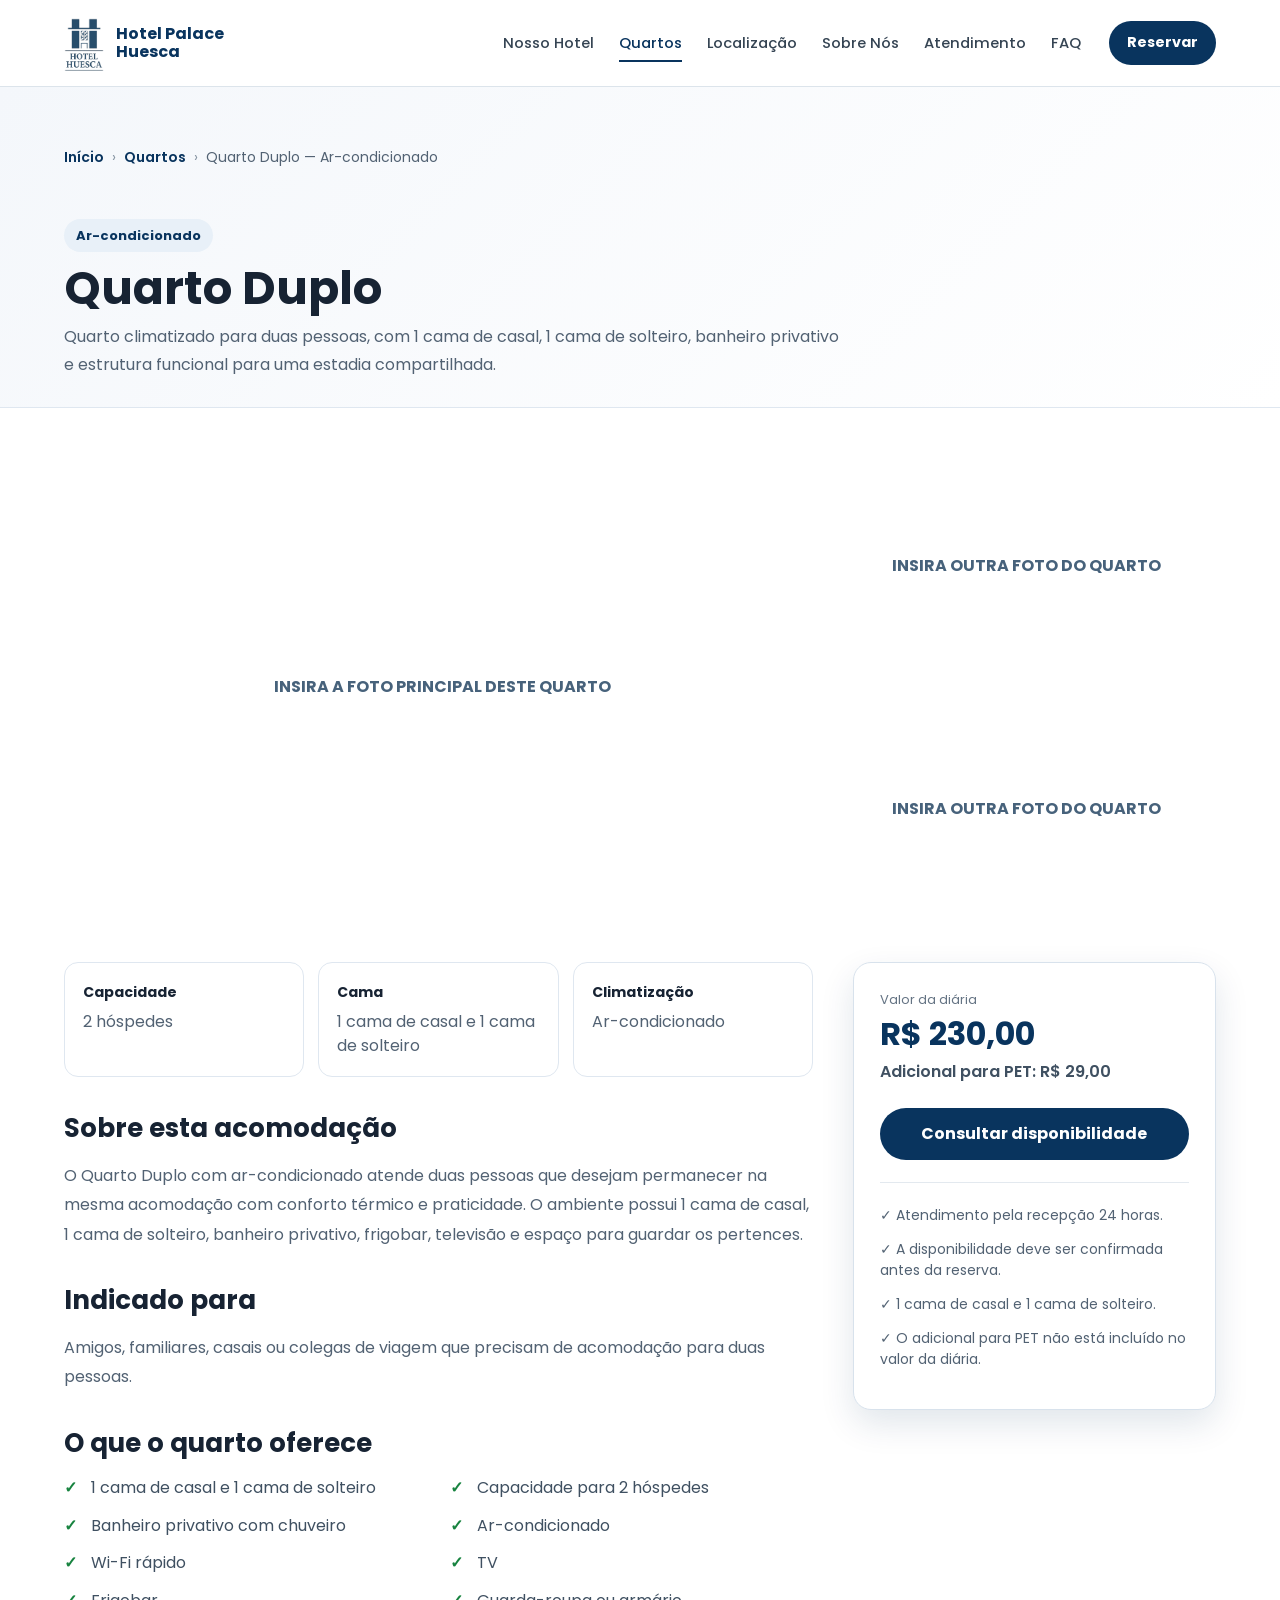
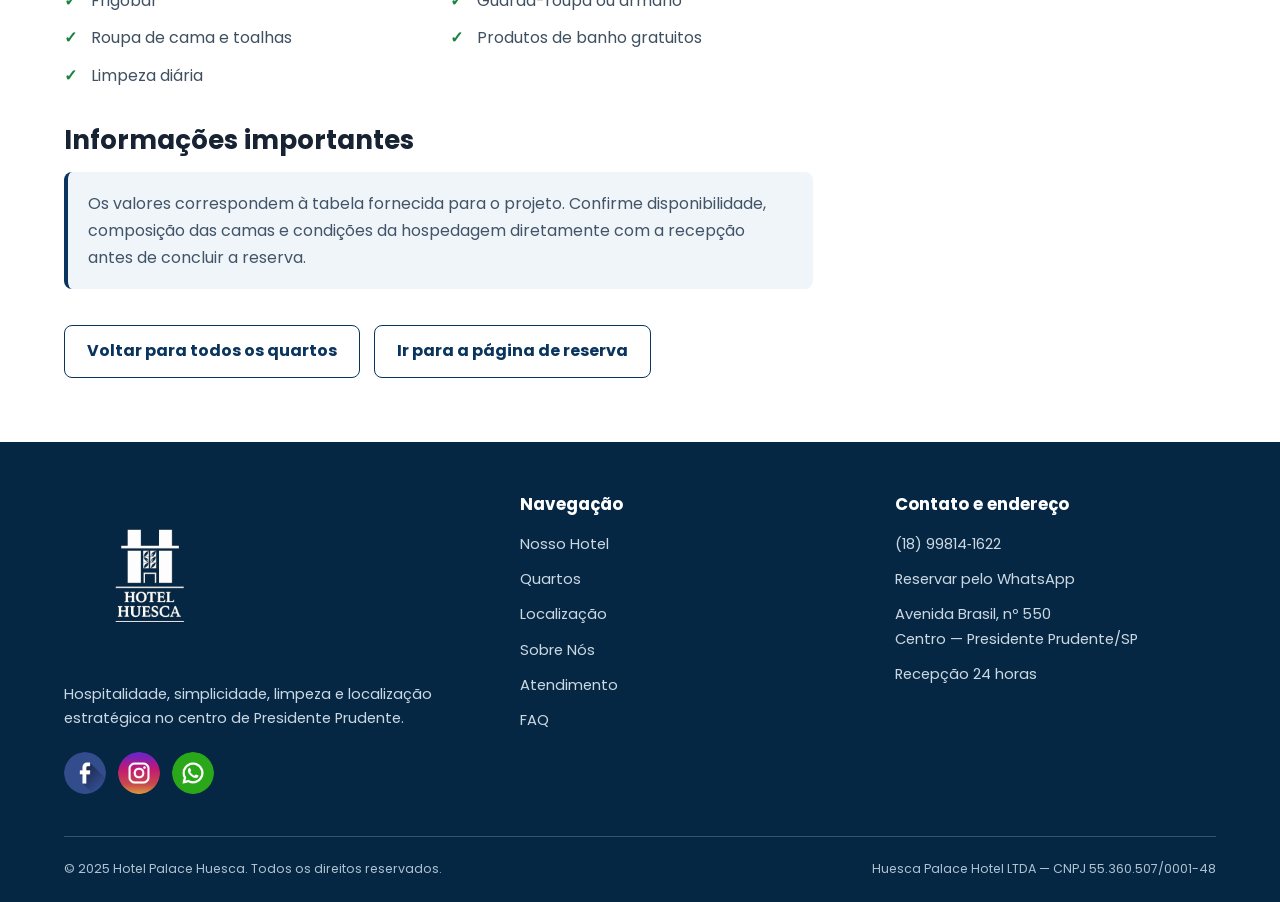
<file: quarto-duplo-ar-condicionado.html>
<!doctype html>
<html lang="pt-br">
  <head>
    <meta charset="UTF-8" />
    <meta name="viewport" content="width=device-width, initial-scale=1.0" />
    <meta
      name="description"
      content="Informações completas sobre o Quarto Duplo — Ar-condicionado do Hotel Palace Huesca, em Presidente Prudente."
    />
    <title>Quarto Duplo — Ar-condicionado | Hotel Palace Huesca</title>

    <link
      rel="icon"
      type="image/png"
      href="img/favicon-hotel-azul.png"
      media="(prefers-color-scheme: light)"
    />
    <link
      rel="icon"
      type="image/png"
      href="img/favicon-hotel-branco.png"
      media="(prefers-color-scheme: dark)"
    />

    <link rel="preconnect" href="https://fonts.googleapis.com" />
    <link rel="preconnect" href="https://fonts.gstatic.com" crossorigin />
    <link
      href="https://fonts.googleapis.com/css2?family=Poppins:wght@400;500;600;700&display=swap"
      rel="stylesheet"
    />

    <link rel="stylesheet" href="css/index.css" />
    <link rel="stylesheet" href="css/detalhes-quarto.css" />
  </head>
  <body>
    <header class="site-header">
      <div class="cor-fundo-secundario">
        <nav class="container" aria-label="Navegação principal">
          <a
            href="index.html"
            id="logo"
            aria-label="Hotel Palace Huesca — página inicial"
          >
            <span class="logo-imagem-placeholder" aria-hidden="true">
              <img src="img/logo-hotel.png" alt="Logo do Hotel Palace Huesca" />
            </span>
            <span class="logo-texto">Hotel Palace Huesca</span>
          </a>

          <ul id="menu-desktop">
            <li><a href="index.html">Nosso Hotel</a></li>
            <li>
              <a href="quartos.html" aria-current="page" class="ativo"
                >Quartos</a
              >
            </li>
            <li><a href="localizacao.html">Localização</a></li>
            <li><a href="sobre.html">Sobre Nós</a></li>
            <li><a href="atendimento.html">Atendimento</a></li>
            <li><a href="faq.html">FAQ</a></li>
          </ul>

          <a class="nav-reserva" href="reserva.html">Reservar</a>

          <button
            id="menu-button"
            type="button"
            aria-label="Abrir menu"
            aria-expanded="false"
            aria-controls="menu-mobile-container"
          >
            <span aria-hidden="true">☰</span>
          </button>

          <div id="menu-mobile-container">
            <ul id="menu-mobile">
              <li><a href="index.html">Nosso Hotel</a></li>
              <li>
                <a href="quartos.html" aria-current="page" class="ativo"
                  >Quartos</a
                >
              </li>
              <li><a href="localizacao.html">Localização</a></li>
              <li><a href="sobre.html">Sobre Nós</a></li>
              <li><a href="atendimento.html">Atendimento</a></li>
              <li><a href="faq.html">FAQ</a></li>
              <li><a href="reserva.html">Reservar</a></li>
            </ul>
          </div>
        </nav>
      </div>
    </header>

    <main>
      <section class="detalhe-quarto-cabecalho">
        <div class="container">
          <nav class="breadcrumb" aria-label="Caminho da página">
            <a href="index.html">Início</a>
            <span aria-hidden="true">›</span>
            <a href="quartos.html">Quartos</a>
            <span aria-hidden="true">›</span>
            <span aria-current="page">Quarto Duplo — Ar-condicionado</span>
          </nav>

          <div class="etiquetas-detalhe">
            <span class="etiqueta-detalhe">Ar-condicionado</span>
          </div>

          <h1>Quarto Duplo</h1>
          <p class="resumo-cabecalho">
            Quarto climatizado para duas pessoas, com 1 cama de casal, 1 cama de
            solteiro, banheiro privativo e estrutura funcional para uma estadia
            compartilhada.
          </p>
        </div>
      </section>

      <section class="container detalhe-quarto-conteudo">
        <div
          class="galeria-quarto"
          role="group"
          aria-label="Espaços para fotos do quarto"
        >
          <div class="imagem-placeholder-detalhe imagem-principal-detalhe">
            <span>INSIRA A FOTO PRINCIPAL DESTE QUARTO</span>
          </div>

          <div class="galeria-secundaria">
            <div class="imagem-placeholder-detalhe">
              <span>INSIRA OUTRA FOTO DO QUARTO</span>
            </div>
            <div class="imagem-placeholder-detalhe">
              <span>INSIRA OUTRA FOTO DO QUARTO</span>
            </div>
          </div>
        </div>

        <div class="detalhe-grid">
          <div>
            <div
              class="resumo-itens"
              role="group"
              aria-label="Resumo do quarto"
            >
              <div class="resumo-item">
                <strong>Capacidade</strong>
                <span>2 hóspedes</span>
              </div>
              <div class="resumo-item">
                <strong>Cama</strong>
                <span>1 cama de casal e 1 cama de solteiro</span>
              </div>
              <div class="resumo-item">
                <strong>Climatização</strong>
                <span>Ar-condicionado</span>
              </div>
            </div>

            <section class="bloco-detalhe">
              <h2>Sobre esta acomodação</h2>
              <p>
                O Quarto Duplo com ar-condicionado atende duas pessoas que
                desejam permanecer na mesma acomodação com conforto térmico e
                praticidade. O ambiente possui 1 cama de casal, 1 cama de
                solteiro, banheiro privativo, frigobar, televisão e espaço para
                guardar os pertences.
              </p>
            </section>

            <section class="bloco-detalhe">
              <h2>Indicado para</h2>
              <p>
                Amigos, familiares, casais ou colegas de viagem que precisam de
                acomodação para duas pessoas.
              </p>
            </section>

            <section class="bloco-detalhe">
              <h2>O que o quarto oferece</h2>
              <ul class="comodidades-grid">
                <li>1 cama de casal e 1 cama de solteiro</li>
                <li>Capacidade para 2 hóspedes</li>
                <li>Banheiro privativo com chuveiro</li>
                <li>Ar-condicionado</li>
                <li>Wi-Fi rápido</li>
                <li>TV</li>
                <li>Frigobar</li>
                <li>Guarda-roupa ou armário</li>
                <li>Roupa de cama e toalhas</li>
                <li>Produtos de banho gratuitos</li>
                <li>Limpeza diária</li>
              </ul>
            </section>

            <section class="bloco-detalhe">
              <h2>Informações importantes</h2>
              <div class="aviso-detalhe">
                Os valores correspondem à tabela fornecida para o projeto.
                Confirme disponibilidade, composição das camas e condições da
                hospedagem diretamente com a recepção antes de concluir a
                reserva.
              </div>
            </section>

            <div class="acoes-inferiores">
              <a class="btn-secundario-detalhe" href="quartos.html"
                >Voltar para todos os quartos</a
              >
              <a class="btn-secundario-detalhe" href="reserva.html"
                >Ir para a página de reserva</a
              >
            </div>
          </div>

          <aside class="painel-reserva" aria-label="Preço e reserva">
            <p class="preco-legenda">Valor da diária</p>
            <strong class="preco-detalhe">R$ 230,00</strong>
            <p class="pet-detalhe">Adicional para PET: R$ 29,00</p>

            <a
              class="btn btn-primario"
              href="https://wa.me/5518998141622?text=Ol%C3%A1%2C%20Hotel%20Palace%20Huesca%21%20Gostaria%20de%20consultar%20a%20disponibilidade%20do%20Quarto%20Duplo%20%E2%80%94%20Ar-condicionado."
              target="_blank"
              rel="noopener noreferrer"
              >Consultar disponibilidade</a
            >

            <ul class="lista-condicoes">
              <li>✓ Atendimento pela recepção 24 horas.</li>
              <li>✓ A disponibilidade deve ser confirmada antes da reserva.</li>
              <li>✓ 1 cama de casal e 1 cama de solteiro.</li>
              <li>
                ✓ O adicional para PET não está incluído no valor da diária.
              </li>
            </ul>
          </aside>
        </div>
      </section>
    </main>

    <footer class="site-footer">
      <section class="container">
        <div class="footer-grid">
          <div class="footer-col">
            <div class="footer-logo-placeholder">
              <img
                src="img/logo-hotel-sem-fundo.png"
                alt="Logo do Hotel Palace Huesca"
              />
            </div>
            <p class="missao">
              Hospitalidade, simplicidade, limpeza e localização estratégica no
              centro de Presidente Prudente.
            </p>
            <div class="social-links" role="group" aria-label="Redes sociais">
              <a
                class="social-link"
                href="https://www.facebook.com/profile.php?id=61592348461438"
                target="_blank"
                rel="noopener noreferrer"
                aria-label="Abrir o Facebook do Hotel Palace Huesca"
              >
                <img src="img/facebook.png" alt="" aria-hidden="true" />
              </a>
              <a
                class="social-link"
                href="https://www.instagram.com/hotelhuesca/"
                target="_blank"
                rel="noopener noreferrer"
                aria-label="Abrir o Instagram do Hotel Palace Huesca"
              >
                <img src="img/instagram.png" alt="" aria-hidden="true" />
              </a>
              <a
                class="social-link"
                href="https://wa.me/5518998141622?text=Ol%C3%A1%2C%20tenho%20interesse%20em%20fazer%20uma%20reserva%20%F0%9F%98%8A."
                target="_blank"
                rel="noopener noreferrer"
                aria-label="Falar com o Hotel Palace Huesca pelo WhatsApp"
              >
                <img src="img/whatsapp.png" alt="" aria-hidden="true" />
              </a>
            </div>
          </div>

          <div class="footer-col">
            <h2>Navegação</h2>
            <ul>
              <li><a href="index.html">Nosso Hotel</a></li>
              <li><a href="quartos.html">Quartos</a></li>
              <li><a href="localizacao.html">Localização</a></li>
              <li><a href="sobre.html">Sobre Nós</a></li>
              <li><a href="atendimento.html">Atendimento</a></li>
              <li><a href="faq.html">FAQ</a></li>
            </ul>
          </div>

          <div class="footer-col">
            <h2>Contato e endereço</h2>
            <ul>
              <li>
                <a href="tel:+5518998141622">(18)&nbsp;99814&#8209;1622</a>
              </li>
              <li>
                <a
                  href="https://wa.me/5518998141622?text=Ol%C3%A1%2C%20tenho%20interesse%20em%20fazer%20uma%20reserva%20%F0%9F%98%8A."
                  target="_blank"
                  rel="noopener noreferrer"
                  >Reservar pelo WhatsApp</a
                >
              </li>
              <li>
                Avenida Brasil, nº 550<br />
                Centro — Presidente Prudente/SP
              </li>
              <li>Recepção 24 horas</li>
            </ul>
          </div>
        </div>

        <div class="footer-bottom">
          <p>&copy; 2025 Hotel Palace Huesca. Todos os direitos reservados.</p>
          <p>Huesca Palace Hotel LTDA — CNPJ 55.360.507/0001-48</p>
        </div>
      </section>
    </footer>

    <script src="js/menu.js"></script>
  </body>
</html>
</file>
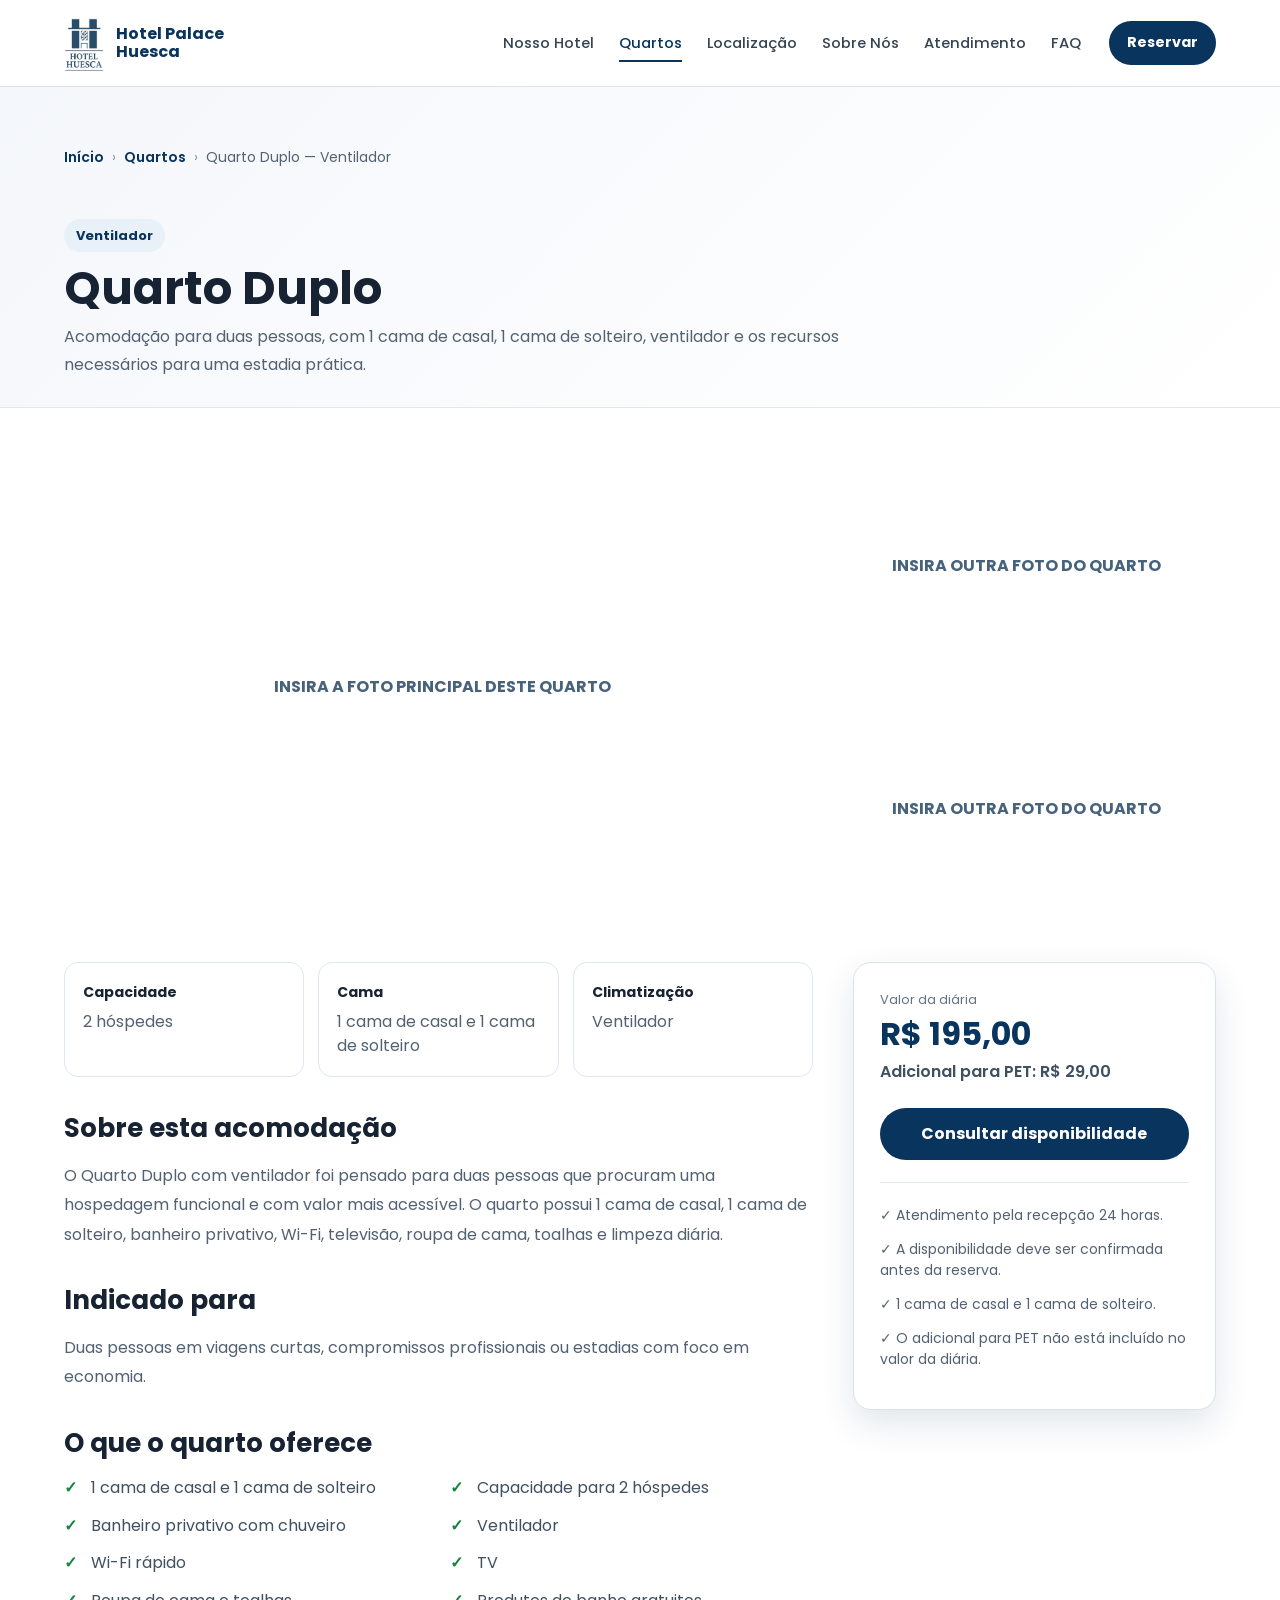
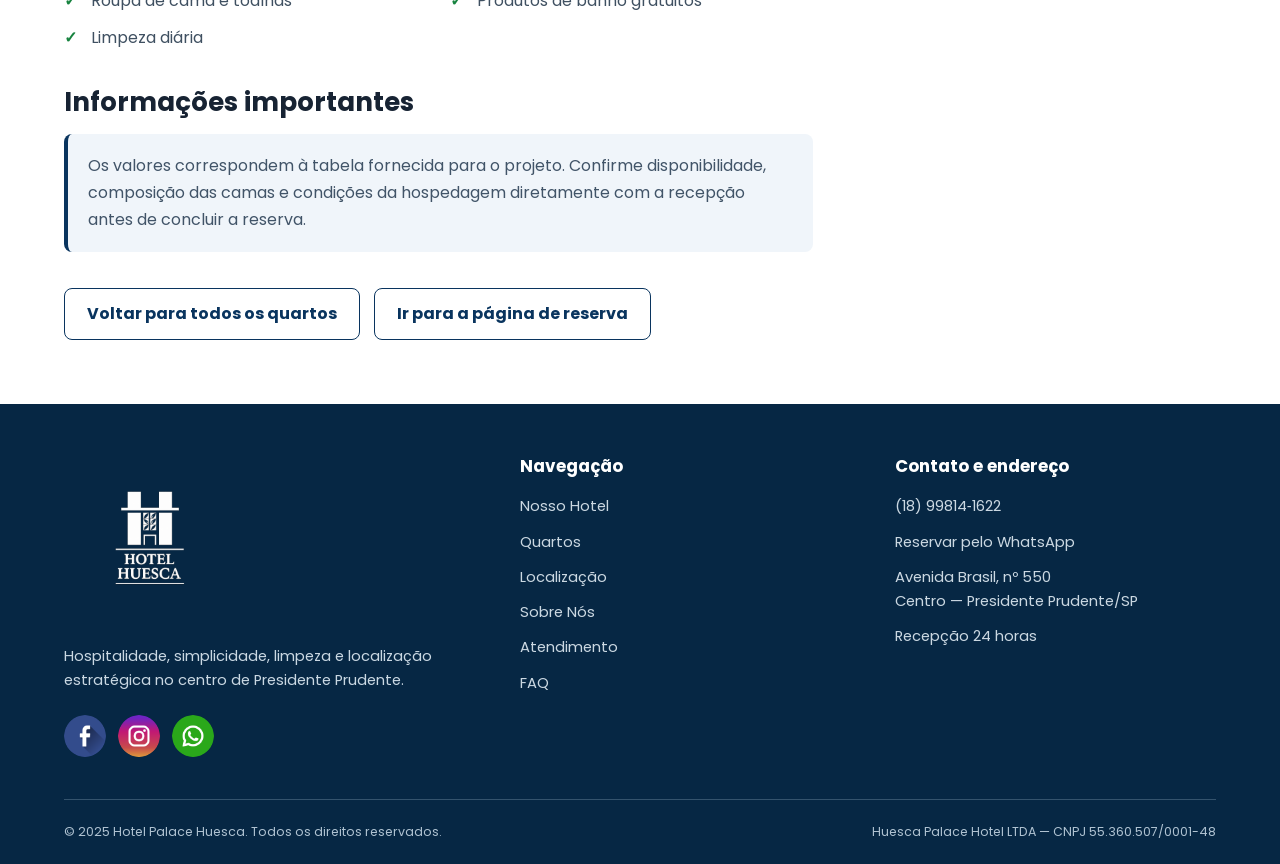
<file: quarto-duplo-ventilador.html>
<!doctype html>
<html lang="pt-br">
  <head>
    <meta charset="UTF-8" />
    <meta name="viewport" content="width=device-width, initial-scale=1.0" />
    <meta
      name="description"
      content="Informações completas sobre o Quarto Duplo — Ventilador do Hotel Palace Huesca, em Presidente Prudente."
    />
    <title>Quarto Duplo — Ventilador | Hotel Palace Huesca</title>

    <link
      rel="icon"
      type="image/png"
      href="img/favicon-hotel-azul.png"
      media="(prefers-color-scheme: light)"
    />
    <link
      rel="icon"
      type="image/png"
      href="img/favicon-hotel-branco.png"
      media="(prefers-color-scheme: dark)"
    />

    <link rel="preconnect" href="https://fonts.googleapis.com" />
    <link rel="preconnect" href="https://fonts.gstatic.com" crossorigin />
    <link
      href="https://fonts.googleapis.com/css2?family=Poppins:wght@400;500;600;700&display=swap"
      rel="stylesheet"
    />

    <link rel="stylesheet" href="css/index.css" />
    <link rel="stylesheet" href="css/detalhes-quarto.css" />
  </head>
  <body>
    <header class="site-header">
      <div class="cor-fundo-secundario">
        <nav class="container" aria-label="Navegação principal">
          <a
            href="index.html"
            id="logo"
            aria-label="Hotel Palace Huesca — página inicial"
          >
            <span class="logo-imagem-placeholder" aria-hidden="true">
              <img src="img/logo-hotel.png" alt="Logo do Hotel Palace Huesca" />
            </span>
            <span class="logo-texto">Hotel Palace Huesca</span>
          </a>

          <ul id="menu-desktop">
            <li><a href="index.html">Nosso Hotel</a></li>
            <li>
              <a href="quartos.html" aria-current="page" class="ativo"
                >Quartos</a
              >
            </li>
            <li><a href="localizacao.html">Localização</a></li>
            <li><a href="sobre.html">Sobre Nós</a></li>
            <li><a href="atendimento.html">Atendimento</a></li>
            <li><a href="faq.html">FAQ</a></li>
          </ul>

          <a class="nav-reserva" href="reserva.html">Reservar</a>

          <button
            id="menu-button"
            type="button"
            aria-label="Abrir menu"
            aria-expanded="false"
            aria-controls="menu-mobile-container"
          >
            <span aria-hidden="true">☰</span>
          </button>

          <div id="menu-mobile-container">
            <ul id="menu-mobile">
              <li><a href="index.html">Nosso Hotel</a></li>
              <li>
                <a href="quartos.html" aria-current="page" class="ativo"
                  >Quartos</a
                >
              </li>
              <li><a href="localizacao.html">Localização</a></li>
              <li><a href="sobre.html">Sobre Nós</a></li>
              <li><a href="atendimento.html">Atendimento</a></li>
              <li><a href="faq.html">FAQ</a></li>
              <li><a href="reserva.html">Reservar</a></li>
            </ul>
          </div>
        </nav>
      </div>
    </header>

    <main>
      <section class="detalhe-quarto-cabecalho">
        <div class="container">
          <nav class="breadcrumb" aria-label="Caminho da página">
            <a href="index.html">Início</a>
            <span aria-hidden="true">›</span>
            <a href="quartos.html">Quartos</a>
            <span aria-hidden="true">›</span>
            <span aria-current="page">Quarto Duplo — Ventilador</span>
          </nav>

          <div class="etiquetas-detalhe">
            <span class="etiqueta-detalhe">Ventilador</span>
          </div>

          <h1>Quarto Duplo</h1>
          <p class="resumo-cabecalho">
            Acomodação para duas pessoas, com 1 cama de casal, 1 cama de
            solteiro, ventilador e os recursos necessários para uma estadia
            prática.
          </p>
        </div>
      </section>

      <section class="container detalhe-quarto-conteudo">
        <div
          class="galeria-quarto"
          role="group"
          aria-label="Espaços para fotos do quarto"
        >
          <div class="imagem-placeholder-detalhe imagem-principal-detalhe">
            <span>INSIRA A FOTO PRINCIPAL DESTE QUARTO</span>
          </div>

          <div class="galeria-secundaria">
            <div class="imagem-placeholder-detalhe">
              <span>INSIRA OUTRA FOTO DO QUARTO</span>
            </div>
            <div class="imagem-placeholder-detalhe">
              <span>INSIRA OUTRA FOTO DO QUARTO</span>
            </div>
          </div>
        </div>

        <div class="detalhe-grid">
          <div>
            <div
              class="resumo-itens"
              role="group"
              aria-label="Resumo do quarto"
            >
              <div class="resumo-item">
                <strong>Capacidade</strong>
                <span>2 hóspedes</span>
              </div>
              <div class="resumo-item">
                <strong>Cama</strong>
                <span>1 cama de casal e 1 cama de solteiro</span>
              </div>
              <div class="resumo-item">
                <strong>Climatização</strong>
                <span>Ventilador</span>
              </div>
            </div>

            <section class="bloco-detalhe">
              <h2>Sobre esta acomodação</h2>
              <p>
                O Quarto Duplo com ventilador foi pensado para duas pessoas que
                procuram uma hospedagem funcional e com valor mais acessível. O
                quarto possui 1 cama de casal, 1 cama de solteiro, banheiro
                privativo, Wi-Fi, televisão, roupa de cama, toalhas e limpeza
                diária.
              </p>
            </section>

            <section class="bloco-detalhe">
              <h2>Indicado para</h2>
              <p>
                Duas pessoas em viagens curtas, compromissos profissionais ou
                estadias com foco em economia.
              </p>
            </section>

            <section class="bloco-detalhe">
              <h2>O que o quarto oferece</h2>
              <ul class="comodidades-grid">
                <li>1 cama de casal e 1 cama de solteiro</li>
                <li>Capacidade para 2 hóspedes</li>
                <li>Banheiro privativo com chuveiro</li>
                <li>Ventilador</li>
                <li>Wi-Fi rápido</li>
                <li>TV</li>
                <li>Roupa de cama e toalhas</li>
                <li>Produtos de banho gratuitos</li>
                <li>Limpeza diária</li>
              </ul>
            </section>

            <section class="bloco-detalhe">
              <h2>Informações importantes</h2>
              <div class="aviso-detalhe">
                Os valores correspondem à tabela fornecida para o projeto.
                Confirme disponibilidade, composição das camas e condições da
                hospedagem diretamente com a recepção antes de concluir a
                reserva.
              </div>
            </section>

            <div class="acoes-inferiores">
              <a class="btn-secundario-detalhe" href="quartos.html"
                >Voltar para todos os quartos</a
              >
              <a class="btn-secundario-detalhe" href="reserva.html"
                >Ir para a página de reserva</a
              >
            </div>
          </div>

          <aside class="painel-reserva" aria-label="Preço e reserva">
            <p class="preco-legenda">Valor da diária</p>
            <strong class="preco-detalhe">R$ 195,00</strong>
            <p class="pet-detalhe">Adicional para PET: R$ 29,00</p>

            <a
              class="btn btn-primario"
              href="https://wa.me/5518998141622?text=Ol%C3%A1%2C%20Hotel%20Palace%20Huesca%21%20Gostaria%20de%20consultar%20a%20disponibilidade%20do%20Quarto%20Duplo%20%E2%80%94%20Ventilador."
              target="_blank"
              rel="noopener noreferrer"
              >Consultar disponibilidade</a
            >

            <ul class="lista-condicoes">
              <li>✓ Atendimento pela recepção 24 horas.</li>
              <li>✓ A disponibilidade deve ser confirmada antes da reserva.</li>
              <li>✓ 1 cama de casal e 1 cama de solteiro.</li>
              <li>
                ✓ O adicional para PET não está incluído no valor da diária.
              </li>
            </ul>
          </aside>
        </div>
      </section>
    </main>

    <footer class="site-footer">
      <section class="container">
        <div class="footer-grid">
          <div class="footer-col">
            <div class="footer-logo-placeholder">
              <img
                src="img/logo-hotel-sem-fundo.png"
                alt="Logo do Hotel Palace Huesca"
              />
            </div>
            <p class="missao">
              Hospitalidade, simplicidade, limpeza e localização estratégica no
              centro de Presidente Prudente.
            </p>
            <div class="social-links" role="group" aria-label="Redes sociais">
              <a
                class="social-link"
                href="https://www.facebook.com/profile.php?id=61592348461438"
                target="_blank"
                rel="noopener noreferrer"
                aria-label="Abrir o Facebook do Hotel Palace Huesca"
              >
                <img src="img/facebook.png" alt="" aria-hidden="true" />
              </a>
              <a
                class="social-link"
                href="https://www.instagram.com/hotelhuesca/"
                target="_blank"
                rel="noopener noreferrer"
                aria-label="Abrir o Instagram do Hotel Palace Huesca"
              >
                <img src="img/instagram.png" alt="" aria-hidden="true" />
              </a>
              <a
                class="social-link"
                href="https://wa.me/5518998141622?text=Ol%C3%A1%2C%20tenho%20interesse%20em%20fazer%20uma%20reserva%20%F0%9F%98%8A."
                target="_blank"
                rel="noopener noreferrer"
                aria-label="Falar com o Hotel Palace Huesca pelo WhatsApp"
              >
                <img src="img/whatsapp.png" alt="" aria-hidden="true" />
              </a>
            </div>
          </div>

          <div class="footer-col">
            <h2>Navegação</h2>
            <ul>
              <li><a href="index.html">Nosso Hotel</a></li>
              <li><a href="quartos.html">Quartos</a></li>
              <li><a href="localizacao.html">Localização</a></li>
              <li><a href="sobre.html">Sobre Nós</a></li>
              <li><a href="atendimento.html">Atendimento</a></li>
              <li><a href="faq.html">FAQ</a></li>
            </ul>
          </div>

          <div class="footer-col">
            <h2>Contato e endereço</h2>
            <ul>
              <li>
                <a href="tel:+5518998141622">(18)&nbsp;99814&#8209;1622</a>
              </li>
              <li>
                <a
                  href="https://wa.me/5518998141622?text=Ol%C3%A1%2C%20tenho%20interesse%20em%20fazer%20uma%20reserva%20%F0%9F%98%8A."
                  target="_blank"
                  rel="noopener noreferrer"
                  >Reservar pelo WhatsApp</a
                >
              </li>
              <li>
                Avenida Brasil, nº 550<br />
                Centro — Presidente Prudente/SP
              </li>
              <li>Recepção 24 horas</li>
            </ul>
          </div>
        </div>

        <div class="footer-bottom">
          <p>&copy; 2025 Hotel Palace Huesca. Todos os direitos reservados.</p>
          <p>Huesca Palace Hotel LTDA — CNPJ 55.360.507/0001-48</p>
        </div>
      </section>
    </footer>

    <script src="js/menu.js"></script>
  </body>
</html>
</file>
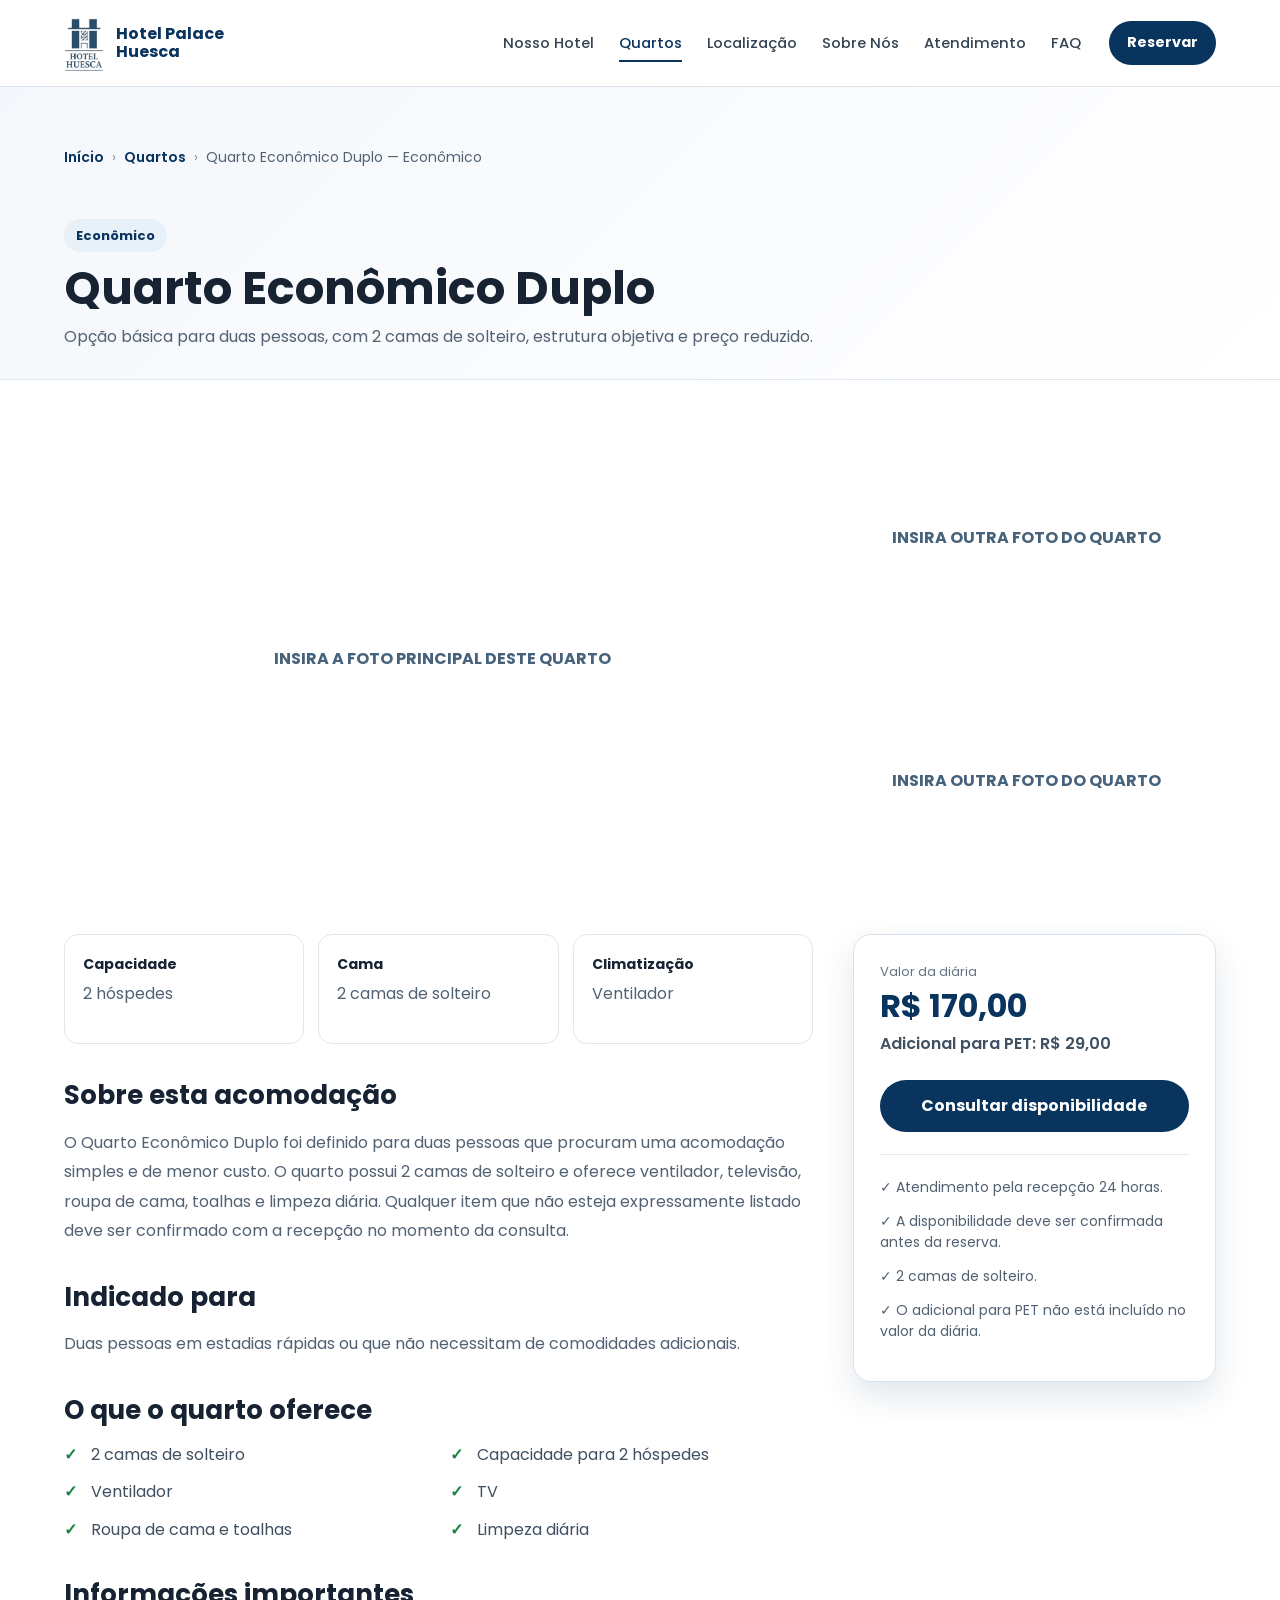
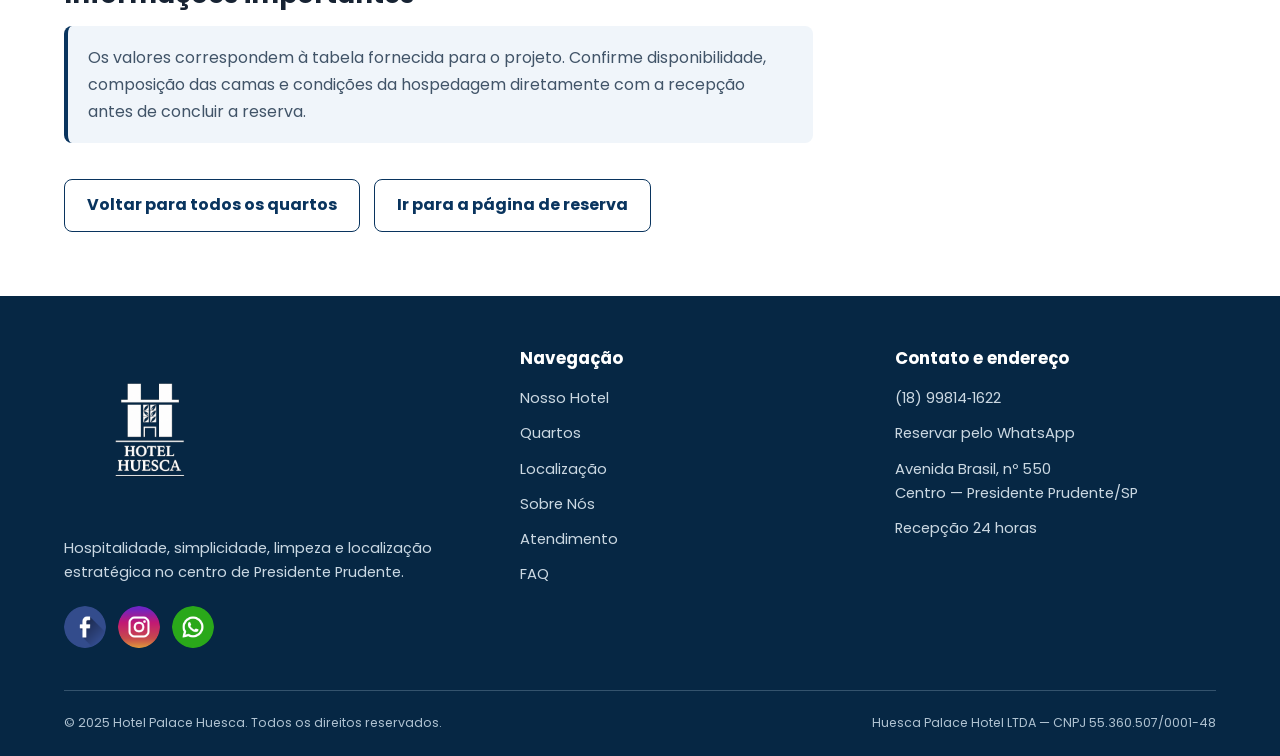
<file: quarto-economico-duplo.html>
<!doctype html>
<html lang="pt-br">
  <head>
    <meta charset="UTF-8" />
    <meta name="viewport" content="width=device-width, initial-scale=1.0" />
    <meta
      name="description"
      content="Informações completas sobre o Quarto Econômico Duplo — Econômico do Hotel Palace Huesca, em Presidente Prudente."
    />
    <title>Quarto Econômico Duplo — Econômico | Hotel Palace Huesca</title>

    <link
      rel="icon"
      type="image/png"
      href="img/favicon-hotel-azul.png"
      media="(prefers-color-scheme: light)"
    />
    <link
      rel="icon"
      type="image/png"
      href="img/favicon-hotel-branco.png"
      media="(prefers-color-scheme: dark)"
    />

    <link rel="preconnect" href="https://fonts.googleapis.com" />
    <link rel="preconnect" href="https://fonts.gstatic.com" crossorigin />
    <link
      href="https://fonts.googleapis.com/css2?family=Poppins:wght@400;500;600;700&display=swap"
      rel="stylesheet"
    />

    <link rel="stylesheet" href="css/index.css" />
    <link rel="stylesheet" href="css/detalhes-quarto.css" />
  </head>
  <body>
    <header class="site-header">
      <div class="cor-fundo-secundario">
        <nav class="container" aria-label="Navegação principal">
          <a
            href="index.html"
            id="logo"
            aria-label="Hotel Palace Huesca — página inicial"
          >
            <span class="logo-imagem-placeholder" aria-hidden="true">
              <img src="img/logo-hotel.png" alt="Logo do Hotel Palace Huesca" />
            </span>
            <span class="logo-texto">Hotel Palace Huesca</span>
          </a>

          <ul id="menu-desktop">
            <li><a href="index.html">Nosso Hotel</a></li>
            <li>
              <a href="quartos.html" aria-current="page" class="ativo"
                >Quartos</a
              >
            </li>
            <li><a href="localizacao.html">Localização</a></li>
            <li><a href="sobre.html">Sobre Nós</a></li>
            <li><a href="atendimento.html">Atendimento</a></li>
            <li><a href="faq.html">FAQ</a></li>
          </ul>

          <a class="nav-reserva" href="reserva.html">Reservar</a>

          <button
            id="menu-button"
            type="button"
            aria-label="Abrir menu"
            aria-expanded="false"
            aria-controls="menu-mobile-container"
          >
            <span aria-hidden="true">☰</span>
          </button>

          <div id="menu-mobile-container">
            <ul id="menu-mobile">
              <li><a href="index.html">Nosso Hotel</a></li>
              <li>
                <a href="quartos.html" aria-current="page" class="ativo"
                  >Quartos</a
                >
              </li>
              <li><a href="localizacao.html">Localização</a></li>
              <li><a href="sobre.html">Sobre Nós</a></li>
              <li><a href="atendimento.html">Atendimento</a></li>
              <li><a href="faq.html">FAQ</a></li>
              <li><a href="reserva.html">Reservar</a></li>
            </ul>
          </div>
        </nav>
      </div>
    </header>

    <main>
      <section class="detalhe-quarto-cabecalho">
        <div class="container">
          <nav class="breadcrumb" aria-label="Caminho da página">
            <a href="index.html">Início</a>
            <span aria-hidden="true">›</span>
            <a href="quartos.html">Quartos</a>
            <span aria-hidden="true">›</span>
            <span aria-current="page">Quarto Econômico Duplo — Econômico</span>
          </nav>

          <div class="etiquetas-detalhe">
            <span class="etiqueta-detalhe">Econômico</span>
          </div>

          <h1>Quarto Econômico Duplo</h1>
          <p class="resumo-cabecalho">
            Opção básica para duas pessoas, com 2 camas de solteiro, estrutura
            objetiva e preço reduzido.
          </p>
        </div>
      </section>

      <section class="container detalhe-quarto-conteudo">
        <div
          class="galeria-quarto"
          role="group"
          aria-label="Espaços para fotos do quarto"
        >
          <div class="imagem-placeholder-detalhe imagem-principal-detalhe">
            <span>INSIRA A FOTO PRINCIPAL DESTE QUARTO</span>
          </div>

          <div class="galeria-secundaria">
            <div class="imagem-placeholder-detalhe">
              <span>INSIRA OUTRA FOTO DO QUARTO</span>
            </div>
            <div class="imagem-placeholder-detalhe">
              <span>INSIRA OUTRA FOTO DO QUARTO</span>
            </div>
          </div>
        </div>

        <div class="detalhe-grid">
          <div>
            <div
              class="resumo-itens"
              role="group"
              aria-label="Resumo do quarto"
            >
              <div class="resumo-item">
                <strong>Capacidade</strong>
                <span>2 hóspedes</span>
              </div>
              <div class="resumo-item">
                <strong>Cama</strong>
                <span>2 camas de solteiro</span>
              </div>
              <div class="resumo-item">
                <strong>Climatização</strong>
                <span>Ventilador</span>
              </div>
            </div>

            <section class="bloco-detalhe">
              <h2>Sobre esta acomodação</h2>
              <p>
                O Quarto Econômico Duplo foi definido para duas pessoas que
                procuram uma acomodação simples e de menor custo. O quarto
                possui 2 camas de solteiro e oferece ventilador, televisão,
                roupa de cama, toalhas e limpeza diária. Qualquer item que não
                esteja expressamente listado deve ser confirmado com a recepção
                no momento da consulta.
              </p>
            </section>

            <section class="bloco-detalhe">
              <h2>Indicado para</h2>
              <p>
                Duas pessoas em estadias rápidas ou que não necessitam de
                comodidades adicionais.
              </p>
            </section>

            <section class="bloco-detalhe">
              <h2>O que o quarto oferece</h2>
              <ul class="comodidades-grid">
                <li>2 camas de solteiro</li>
                <li>Capacidade para 2 hóspedes</li>
                <li>Ventilador</li>
                <li>TV</li>
                <li>Roupa de cama e toalhas</li>
                <li>Limpeza diária</li>
              </ul>
            </section>

            <section class="bloco-detalhe">
              <h2>Informações importantes</h2>
              <div class="aviso-detalhe">
                Os valores correspondem à tabela fornecida para o projeto.
                Confirme disponibilidade, composição das camas e condições da
                hospedagem diretamente com a recepção antes de concluir a
                reserva.
              </div>
            </section>

            <div class="acoes-inferiores">
              <a class="btn-secundario-detalhe" href="quartos.html"
                >Voltar para todos os quartos</a
              >
              <a class="btn-secundario-detalhe" href="reserva.html"
                >Ir para a página de reserva</a
              >
            </div>
          </div>

          <aside class="painel-reserva" aria-label="Preço e reserva">
            <p class="preco-legenda">Valor da diária</p>
            <strong class="preco-detalhe">R$ 170,00</strong>
            <p class="pet-detalhe">Adicional para PET: R$ 29,00</p>

            <a
              class="btn btn-primario"
              href="https://wa.me/5518998141622?text=Ol%C3%A1%2C%20Hotel%20Palace%20Huesca%21%20Gostaria%20de%20consultar%20a%20disponibilidade%20do%20Quarto%20Econ%C3%B4mico%20Duplo%20%E2%80%94%20Econ%C3%B4mico."
              target="_blank"
              rel="noopener noreferrer"
              >Consultar disponibilidade</a
            >

            <ul class="lista-condicoes">
              <li>✓ Atendimento pela recepção 24 horas.</li>
              <li>✓ A disponibilidade deve ser confirmada antes da reserva.</li>
              <li>✓ 2 camas de solteiro.</li>
              <li>
                ✓ O adicional para PET não está incluído no valor da diária.
              </li>
            </ul>
          </aside>
        </div>
      </section>
    </main>

    <footer class="site-footer">
      <section class="container">
        <div class="footer-grid">
          <div class="footer-col">
            <div class="footer-logo-placeholder">
              <img
                src="img/logo-hotel-sem-fundo.png"
                alt="Logo do Hotel Palace Huesca"
              />
            </div>
            <p class="missao">
              Hospitalidade, simplicidade, limpeza e localização estratégica no
              centro de Presidente Prudente.
            </p>
            <div class="social-links" role="group" aria-label="Redes sociais">
              <a
                class="social-link"
                href="https://www.facebook.com/profile.php?id=61592348461438"
                target="_blank"
                rel="noopener noreferrer"
                aria-label="Abrir o Facebook do Hotel Palace Huesca"
              >
                <img src="img/facebook.png" alt="" aria-hidden="true" />
              </a>
              <a
                class="social-link"
                href="https://www.instagram.com/hotelhuesca/"
                target="_blank"
                rel="noopener noreferrer"
                aria-label="Abrir o Instagram do Hotel Palace Huesca"
              >
                <img src="img/instagram.png" alt="" aria-hidden="true" />
              </a>
              <a
                class="social-link"
                href="https://wa.me/5518998141622?text=Ol%C3%A1%2C%20tenho%20interesse%20em%20fazer%20uma%20reserva%20%F0%9F%98%8A."
                target="_blank"
                rel="noopener noreferrer"
                aria-label="Falar com o Hotel Palace Huesca pelo WhatsApp"
              >
                <img src="img/whatsapp.png" alt="" aria-hidden="true" />
              </a>
            </div>
          </div>

          <div class="footer-col">
            <h2>Navegação</h2>
            <ul>
              <li><a href="index.html">Nosso Hotel</a></li>
              <li><a href="quartos.html">Quartos</a></li>
              <li><a href="localizacao.html">Localização</a></li>
              <li><a href="sobre.html">Sobre Nós</a></li>
              <li><a href="atendimento.html">Atendimento</a></li>
              <li><a href="faq.html">FAQ</a></li>
            </ul>
          </div>

          <div class="footer-col">
            <h2>Contato e endereço</h2>
            <ul>
              <li>
                <a href="tel:+5518998141622">(18)&nbsp;99814&#8209;1622</a>
              </li>
              <li>
                <a
                  href="https://wa.me/5518998141622?text=Ol%C3%A1%2C%20tenho%20interesse%20em%20fazer%20uma%20reserva%20%F0%9F%98%8A."
                  target="_blank"
                  rel="noopener noreferrer"
                  >Reservar pelo WhatsApp</a
                >
              </li>
              <li>
                Avenida Brasil, nº 550<br />
                Centro — Presidente Prudente/SP
              </li>
              <li>Recepção 24 horas</li>
            </ul>
          </div>
        </div>

        <div class="footer-bottom">
          <p>&copy; 2025 Hotel Palace Huesca. Todos os direitos reservados.</p>
          <p>Huesca Palace Hotel LTDA — CNPJ 55.360.507/0001-48</p>
        </div>
      </section>
    </footer>

    <script src="js/menu.js"></script>
  </body>
</html>
</file>
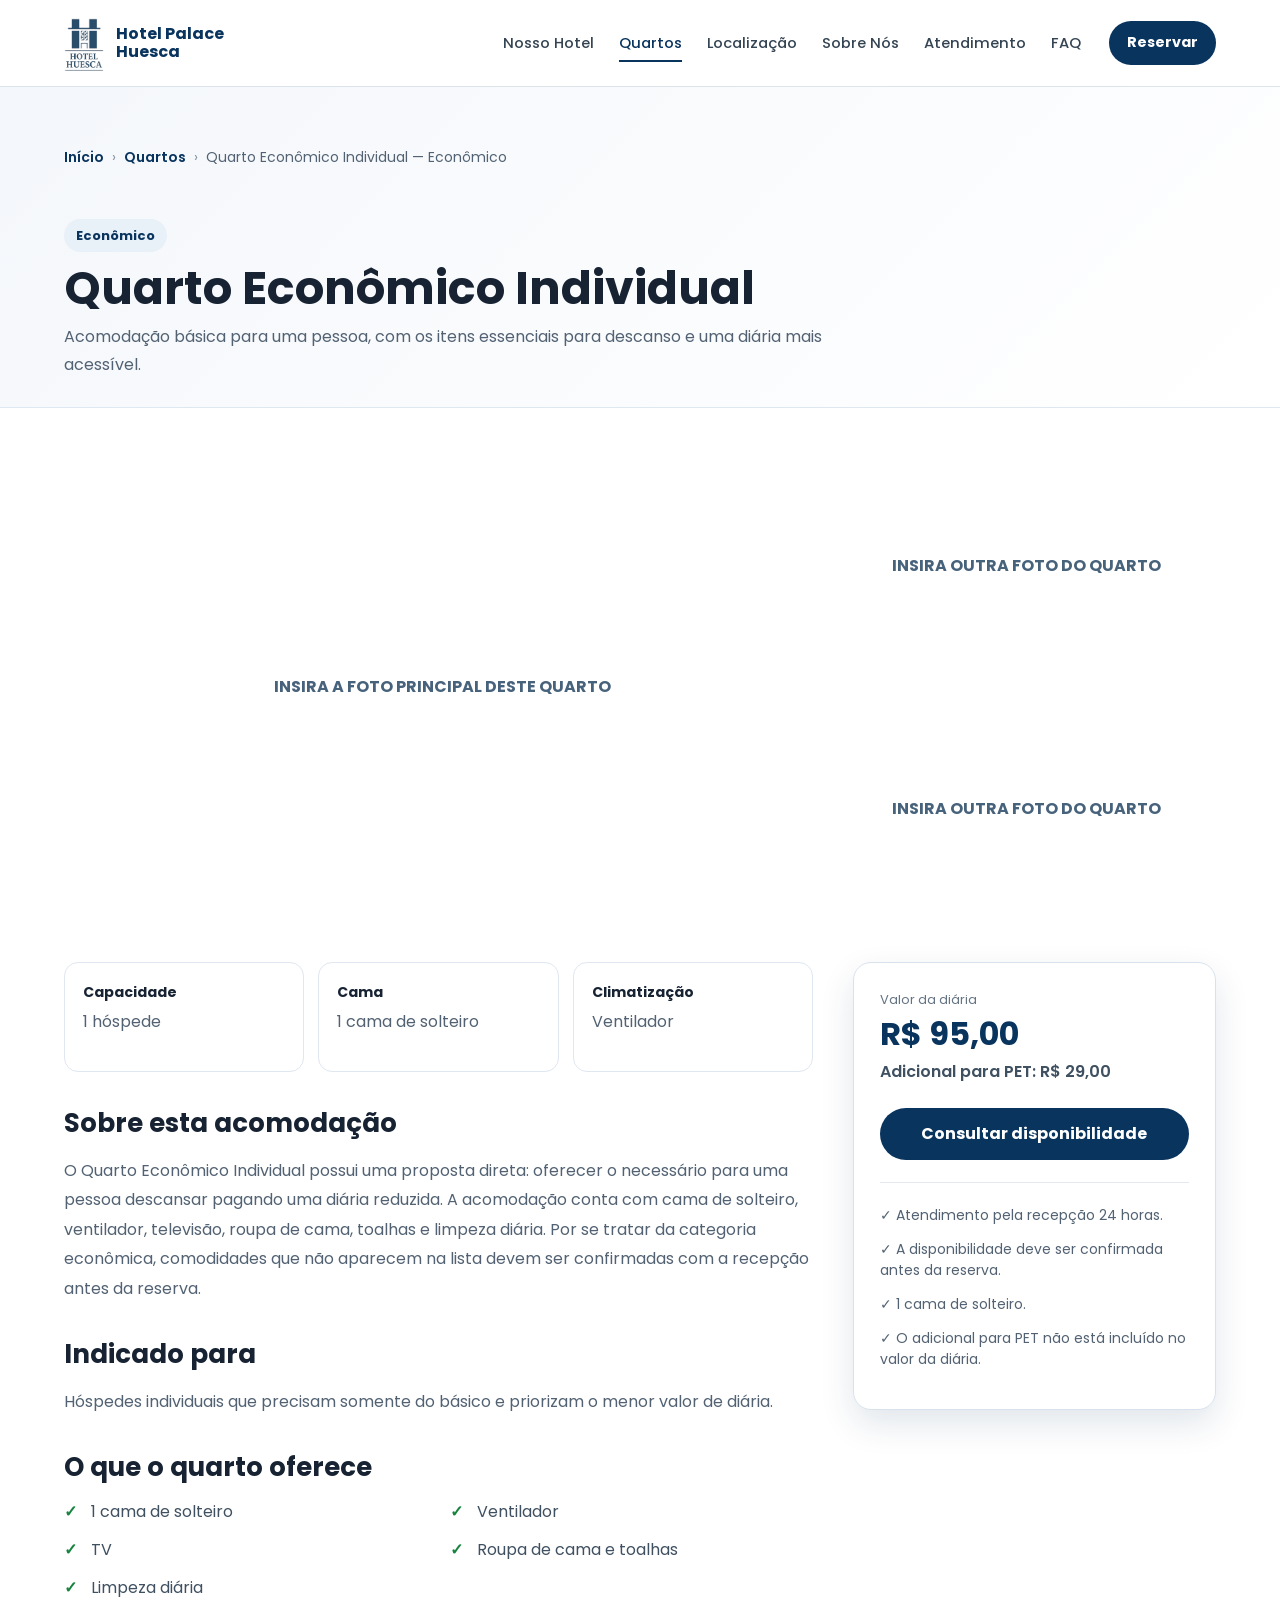
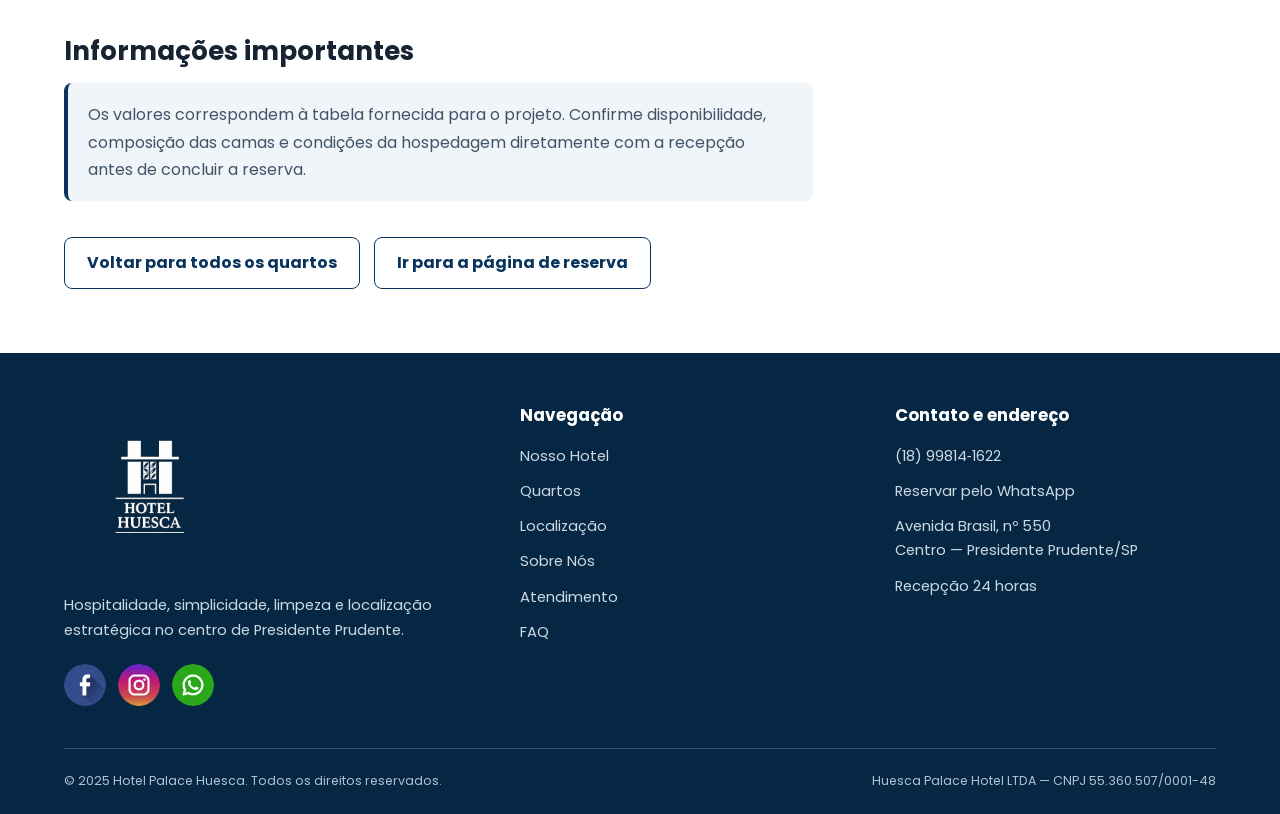
<file: quarto-economico-individual.html>
<!doctype html>
<html lang="pt-br">
  <head>
    <meta charset="UTF-8" />
    <meta name="viewport" content="width=device-width, initial-scale=1.0" />
    <meta
      name="description"
      content="Informações completas sobre o Quarto Econômico Individual — Econômico do Hotel Palace Huesca, em Presidente Prudente."
    />
    <title>Quarto Econômico Individual — Econômico | Hotel Palace Huesca</title>

    <link
      rel="icon"
      type="image/png"
      href="img/favicon-hotel-azul.png"
      media="(prefers-color-scheme: light)"
    />
    <link
      rel="icon"
      type="image/png"
      href="img/favicon-hotel-branco.png"
      media="(prefers-color-scheme: dark)"
    />

    <link rel="preconnect" href="https://fonts.googleapis.com" />
    <link rel="preconnect" href="https://fonts.gstatic.com" crossorigin />
    <link
      href="https://fonts.googleapis.com/css2?family=Poppins:wght@400;500;600;700&display=swap"
      rel="stylesheet"
    />

    <link rel="stylesheet" href="css/index.css" />
    <link rel="stylesheet" href="css/detalhes-quarto.css" />
  </head>
  <body>
    <header class="site-header">
      <div class="cor-fundo-secundario">
        <nav class="container" aria-label="Navegação principal">
          <a
            href="index.html"
            id="logo"
            aria-label="Hotel Palace Huesca — página inicial"
          >
            <span class="logo-imagem-placeholder" aria-hidden="true">
              <img src="img/logo-hotel.png" alt="Logo do Hotel Palace Huesca" />
            </span>
            <span class="logo-texto">Hotel Palace Huesca</span>
          </a>

          <ul id="menu-desktop">
            <li><a href="index.html">Nosso Hotel</a></li>
            <li>
              <a href="quartos.html" aria-current="page" class="ativo"
                >Quartos</a
              >
            </li>
            <li><a href="localizacao.html">Localização</a></li>
            <li><a href="sobre.html">Sobre Nós</a></li>
            <li><a href="atendimento.html">Atendimento</a></li>
            <li><a href="faq.html">FAQ</a></li>
          </ul>

          <a class="nav-reserva" href="reserva.html">Reservar</a>

          <button
            id="menu-button"
            type="button"
            aria-label="Abrir menu"
            aria-expanded="false"
            aria-controls="menu-mobile-container"
          >
            <span aria-hidden="true">☰</span>
          </button>

          <div id="menu-mobile-container">
            <ul id="menu-mobile">
              <li><a href="index.html">Nosso Hotel</a></li>
              <li>
                <a href="quartos.html" aria-current="page" class="ativo"
                  >Quartos</a
                >
              </li>
              <li><a href="localizacao.html">Localização</a></li>
              <li><a href="sobre.html">Sobre Nós</a></li>
              <li><a href="atendimento.html">Atendimento</a></li>
              <li><a href="faq.html">FAQ</a></li>
              <li><a href="reserva.html">Reservar</a></li>
            </ul>
          </div>
        </nav>
      </div>
    </header>

    <main>
      <section class="detalhe-quarto-cabecalho">
        <div class="container">
          <nav class="breadcrumb" aria-label="Caminho da página">
            <a href="index.html">Início</a>
            <span aria-hidden="true">›</span>
            <a href="quartos.html">Quartos</a>
            <span aria-hidden="true">›</span>
            <span aria-current="page"
              >Quarto Econômico Individual — Econômico</span
            >
          </nav>

          <div class="etiquetas-detalhe">
            <span class="etiqueta-detalhe">Econômico</span>
          </div>

          <h1>Quarto Econômico Individual</h1>
          <p class="resumo-cabecalho">
            Acomodação básica para uma pessoa, com os itens essenciais para
            descanso e uma diária mais acessível.
          </p>
        </div>
      </section>

      <section class="container detalhe-quarto-conteudo">
        <div
          class="galeria-quarto"
          role="group"
          aria-label="Espaços para fotos do quarto"
        >
          <div class="imagem-placeholder-detalhe imagem-principal-detalhe">
            <span>INSIRA A FOTO PRINCIPAL DESTE QUARTO</span>
          </div>

          <div class="galeria-secundaria">
            <div class="imagem-placeholder-detalhe">
              <span>INSIRA OUTRA FOTO DO QUARTO</span>
            </div>
            <div class="imagem-placeholder-detalhe">
              <span>INSIRA OUTRA FOTO DO QUARTO</span>
            </div>
          </div>
        </div>

        <div class="detalhe-grid">
          <div>
            <div
              class="resumo-itens"
              role="group"
              aria-label="Resumo do quarto"
            >
              <div class="resumo-item">
                <strong>Capacidade</strong>
                <span>1 hóspede</span>
              </div>
              <div class="resumo-item">
                <strong>Cama</strong>
                <span>1 cama de solteiro</span>
              </div>
              <div class="resumo-item">
                <strong>Climatização</strong>
                <span>Ventilador</span>
              </div>
            </div>

            <section class="bloco-detalhe">
              <h2>Sobre esta acomodação</h2>
              <p>
                O Quarto Econômico Individual possui uma proposta direta:
                oferecer o necessário para uma pessoa descansar pagando uma
                diária reduzida. A acomodação conta com cama de solteiro,
                ventilador, televisão, roupa de cama, toalhas e limpeza diária.
                Por se tratar da categoria econômica, comodidades que não
                aparecem na lista devem ser confirmadas com a recepção antes da
                reserva.
              </p>
            </section>

            <section class="bloco-detalhe">
              <h2>Indicado para</h2>
              <p>
                Hóspedes individuais que precisam somente do básico e priorizam
                o menor valor de diária.
              </p>
            </section>

            <section class="bloco-detalhe">
              <h2>O que o quarto oferece</h2>
              <ul class="comodidades-grid">
                <li>1 cama de solteiro</li>
                <li>Ventilador</li>
                <li>TV</li>
                <li>Roupa de cama e toalhas</li>
                <li>Limpeza diária</li>
              </ul>
            </section>

            <section class="bloco-detalhe">
              <h2>Informações importantes</h2>
              <div class="aviso-detalhe">
                Os valores correspondem à tabela fornecida para o projeto.
                Confirme disponibilidade, composição das camas e condições da
                hospedagem diretamente com a recepção antes de concluir a
                reserva.
              </div>
            </section>

            <div class="acoes-inferiores">
              <a class="btn-secundario-detalhe" href="quartos.html"
                >Voltar para todos os quartos</a
              >
              <a class="btn-secundario-detalhe" href="reserva.html"
                >Ir para a página de reserva</a
              >
            </div>
          </div>

          <aside class="painel-reserva" aria-label="Preço e reserva">
            <p class="preco-legenda">Valor da diária</p>
            <strong class="preco-detalhe">R$ 95,00</strong>
            <p class="pet-detalhe">Adicional para PET: R$ 29,00</p>

            <a
              class="btn btn-primario"
              href="https://wa.me/5518998141622?text=Ol%C3%A1%2C%20Hotel%20Palace%20Huesca%21%20Gostaria%20de%20consultar%20a%20disponibilidade%20do%20Quarto%20Econ%C3%B4mico%20Individual%20%E2%80%94%20Econ%C3%B4mico."
              target="_blank"
              rel="noopener noreferrer"
              >Consultar disponibilidade</a
            >

            <ul class="lista-condicoes">
              <li>✓ Atendimento pela recepção 24 horas.</li>
              <li>✓ A disponibilidade deve ser confirmada antes da reserva.</li>
              <li>✓ 1 cama de solteiro.</li>
              <li>
                ✓ O adicional para PET não está incluído no valor da diária.
              </li>
            </ul>
          </aside>
        </div>
      </section>
    </main>

    <footer class="site-footer">
      <section class="container">
        <div class="footer-grid">
          <div class="footer-col">
            <div class="footer-logo-placeholder">
              <img
                src="img/logo-hotel-sem-fundo.png"
                alt="Logo do Hotel Palace Huesca"
              />
            </div>
            <p class="missao">
              Hospitalidade, simplicidade, limpeza e localização estratégica no
              centro de Presidente Prudente.
            </p>
            <div class="social-links" role="group" aria-label="Redes sociais">
              <a
                class="social-link"
                href="https://www.facebook.com/profile.php?id=61592348461438"
                target="_blank"
                rel="noopener noreferrer"
                aria-label="Abrir o Facebook do Hotel Palace Huesca"
              >
                <img src="img/facebook.png" alt="" aria-hidden="true" />
              </a>
              <a
                class="social-link"
                href="https://www.instagram.com/hotelhuesca/"
                target="_blank"
                rel="noopener noreferrer"
                aria-label="Abrir o Instagram do Hotel Palace Huesca"
              >
                <img src="img/instagram.png" alt="" aria-hidden="true" />
              </a>
              <a
                class="social-link"
                href="https://wa.me/5518998141622?text=Ol%C3%A1%2C%20tenho%20interesse%20em%20fazer%20uma%20reserva%20%F0%9F%98%8A."
                target="_blank"
                rel="noopener noreferrer"
                aria-label="Falar com o Hotel Palace Huesca pelo WhatsApp"
              >
                <img src="img/whatsapp.png" alt="" aria-hidden="true" />
              </a>
            </div>
          </div>

          <div class="footer-col">
            <h2>Navegação</h2>
            <ul>
              <li><a href="index.html">Nosso Hotel</a></li>
              <li><a href="quartos.html">Quartos</a></li>
              <li><a href="localizacao.html">Localização</a></li>
              <li><a href="sobre.html">Sobre Nós</a></li>
              <li><a href="atendimento.html">Atendimento</a></li>
              <li><a href="faq.html">FAQ</a></li>
            </ul>
          </div>

          <div class="footer-col">
            <h2>Contato e endereço</h2>
            <ul>
              <li>
                <a href="tel:+5518998141622">(18)&nbsp;99814&#8209;1622</a>
              </li>
              <li>
                <a
                  href="https://wa.me/5518998141622?text=Ol%C3%A1%2C%20tenho%20interesse%20em%20fazer%20uma%20reserva%20%F0%9F%98%8A."
                  target="_blank"
                  rel="noopener noreferrer"
                  >Reservar pelo WhatsApp</a
                >
              </li>
              <li>
                Avenida Brasil, nº 550<br />
                Centro — Presidente Prudente/SP
              </li>
              <li>Recepção 24 horas</li>
            </ul>
          </div>
        </div>

        <div class="footer-bottom">
          <p>&copy; 2025 Hotel Palace Huesca. Todos os direitos reservados.</p>
          <p>Huesca Palace Hotel LTDA — CNPJ 55.360.507/0001-48</p>
        </div>
      </section>
    </footer>

    <script src="js/menu.js"></script>
  </body>
</html>
</file>
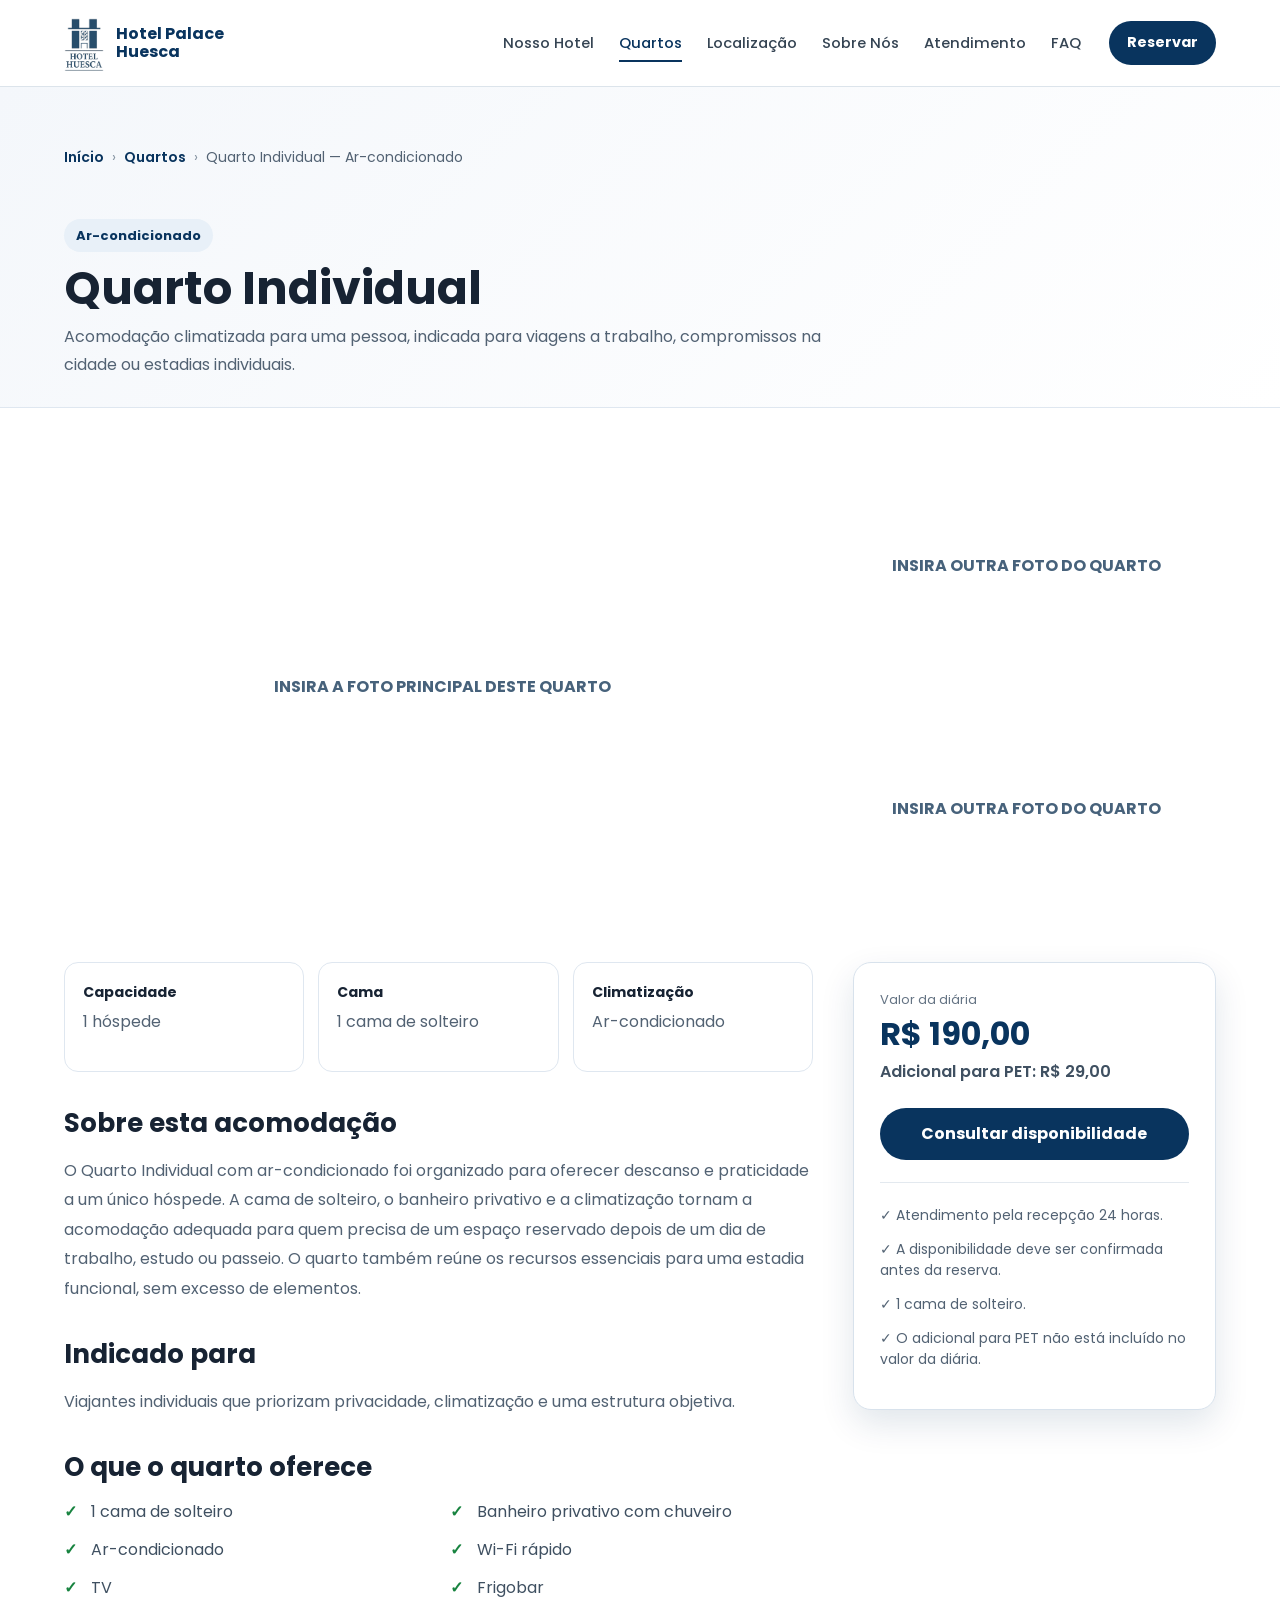
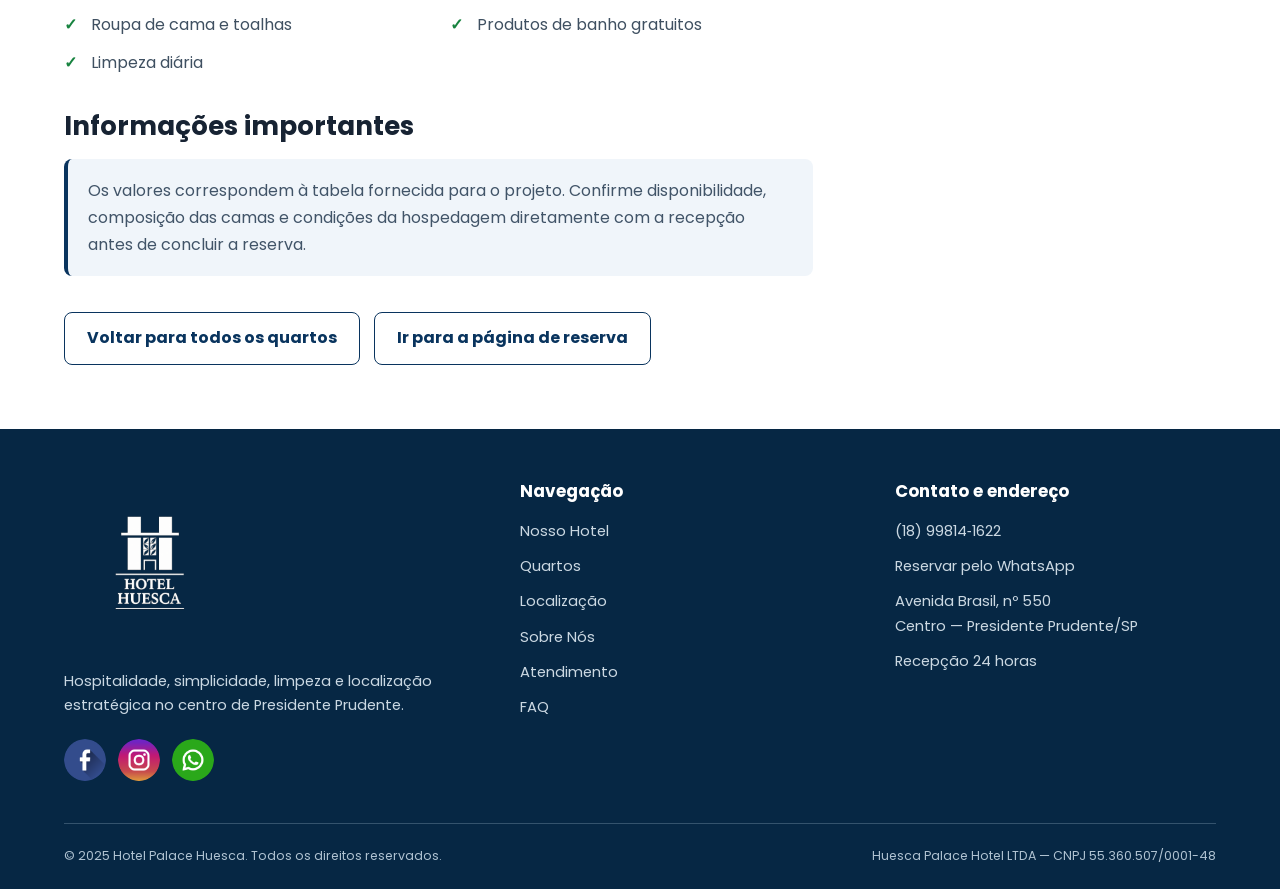
<file: quarto-individual-ar-condicionado.html>
<!doctype html>
<html lang="pt-br">
  <head>
    <meta charset="UTF-8" />
    <meta name="viewport" content="width=device-width, initial-scale=1.0" />
    <meta
      name="description"
      content="Informações completas sobre o Quarto Individual — Ar-condicionado do Hotel Palace Huesca, em Presidente Prudente."
    />
    <title>Quarto Individual — Ar-condicionado | Hotel Palace Huesca</title>

    <link
      rel="icon"
      type="image/png"
      href="img/favicon-hotel-azul.png"
      media="(prefers-color-scheme: light)"
    />
    <link
      rel="icon"
      type="image/png"
      href="img/favicon-hotel-branco.png"
      media="(prefers-color-scheme: dark)"
    />

    <link rel="preconnect" href="https://fonts.googleapis.com" />
    <link rel="preconnect" href="https://fonts.gstatic.com" crossorigin />
    <link
      href="https://fonts.googleapis.com/css2?family=Poppins:wght@400;500;600;700&display=swap"
      rel="stylesheet"
    />

    <link rel="stylesheet" href="css/index.css" />
    <link rel="stylesheet" href="css/detalhes-quarto.css" />
  </head>
  <body>
    <header class="site-header">
      <div class="cor-fundo-secundario">
        <nav class="container" aria-label="Navegação principal">
          <a
            href="index.html"
            id="logo"
            aria-label="Hotel Palace Huesca — página inicial"
          >
            <span class="logo-imagem-placeholder" aria-hidden="true">
              <img src="img/logo-hotel.png" alt="Logo do Hotel Palace Huesca" />
            </span>
            <span class="logo-texto">Hotel Palace Huesca</span>
          </a>

          <ul id="menu-desktop">
            <li><a href="index.html">Nosso Hotel</a></li>
            <li>
              <a href="quartos.html" aria-current="page" class="ativo"
                >Quartos</a
              >
            </li>
            <li><a href="localizacao.html">Localização</a></li>
            <li><a href="sobre.html">Sobre Nós</a></li>
            <li><a href="atendimento.html">Atendimento</a></li>
            <li><a href="faq.html">FAQ</a></li>
          </ul>

          <a class="nav-reserva" href="reserva.html">Reservar</a>

          <button
            id="menu-button"
            type="button"
            aria-label="Abrir menu"
            aria-expanded="false"
            aria-controls="menu-mobile-container"
          >
            <span aria-hidden="true">☰</span>
          </button>

          <div id="menu-mobile-container">
            <ul id="menu-mobile">
              <li><a href="index.html">Nosso Hotel</a></li>
              <li>
                <a href="quartos.html" aria-current="page" class="ativo"
                  >Quartos</a
                >
              </li>
              <li><a href="localizacao.html">Localização</a></li>
              <li><a href="sobre.html">Sobre Nós</a></li>
              <li><a href="atendimento.html">Atendimento</a></li>
              <li><a href="faq.html">FAQ</a></li>
              <li><a href="reserva.html">Reservar</a></li>
            </ul>
          </div>
        </nav>
      </div>
    </header>

    <main>
      <section class="detalhe-quarto-cabecalho">
        <div class="container">
          <nav class="breadcrumb" aria-label="Caminho da página">
            <a href="index.html">Início</a>
            <span aria-hidden="true">›</span>
            <a href="quartos.html">Quartos</a>
            <span aria-hidden="true">›</span>
            <span aria-current="page">Quarto Individual — Ar-condicionado</span>
          </nav>

          <div class="etiquetas-detalhe">
            <span class="etiqueta-detalhe">Ar-condicionado</span>
          </div>

          <h1>Quarto Individual</h1>
          <p class="resumo-cabecalho">
            Acomodação climatizada para uma pessoa, indicada para viagens a
            trabalho, compromissos na cidade ou estadias individuais.
          </p>
        </div>
      </section>

      <section class="container detalhe-quarto-conteudo">
        <div
          class="galeria-quarto"
          role="group"
          aria-label="Espaços para fotos do quarto"
        >
          <div class="imagem-placeholder-detalhe imagem-principal-detalhe">
            <span>INSIRA A FOTO PRINCIPAL DESTE QUARTO</span>
          </div>

          <div class="galeria-secundaria">
            <div class="imagem-placeholder-detalhe">
              <span>INSIRA OUTRA FOTO DO QUARTO</span>
            </div>
            <div class="imagem-placeholder-detalhe">
              <span>INSIRA OUTRA FOTO DO QUARTO</span>
            </div>
          </div>
        </div>

        <div class="detalhe-grid">
          <div>
            <div
              class="resumo-itens"
              role="group"
              aria-label="Resumo do quarto"
            >
              <div class="resumo-item">
                <strong>Capacidade</strong>
                <span>1 hóspede</span>
              </div>
              <div class="resumo-item">
                <strong>Cama</strong>
                <span>1 cama de solteiro</span>
              </div>
              <div class="resumo-item">
                <strong>Climatização</strong>
                <span>Ar-condicionado</span>
              </div>
            </div>

            <section class="bloco-detalhe">
              <h2>Sobre esta acomodação</h2>
              <p>
                O Quarto Individual com ar-condicionado foi organizado para
                oferecer descanso e praticidade a um único hóspede. A cama de
                solteiro, o banheiro privativo e a climatização tornam a
                acomodação adequada para quem precisa de um espaço reservado
                depois de um dia de trabalho, estudo ou passeio. O quarto também
                reúne os recursos essenciais para uma estadia funcional, sem
                excesso de elementos.
              </p>
            </section>

            <section class="bloco-detalhe">
              <h2>Indicado para</h2>
              <p>
                Viajantes individuais que priorizam privacidade, climatização e
                uma estrutura objetiva.
              </p>
            </section>

            <section class="bloco-detalhe">
              <h2>O que o quarto oferece</h2>
              <ul class="comodidades-grid">
                <li>1 cama de solteiro</li>
                <li>Banheiro privativo com chuveiro</li>
                <li>Ar-condicionado</li>
                <li>Wi-Fi rápido</li>
                <li>TV</li>
                <li>Frigobar</li>
                <li>Roupa de cama e toalhas</li>
                <li>Produtos de banho gratuitos</li>
                <li>Limpeza diária</li>
              </ul>
            </section>

            <section class="bloco-detalhe">
              <h2>Informações importantes</h2>
              <div class="aviso-detalhe">
                Os valores correspondem à tabela fornecida para o projeto.
                Confirme disponibilidade, composição das camas e condições da
                hospedagem diretamente com a recepção antes de concluir a
                reserva.
              </div>
            </section>

            <div class="acoes-inferiores">
              <a class="btn-secundario-detalhe" href="quartos.html"
                >Voltar para todos os quartos</a
              >
              <a class="btn-secundario-detalhe" href="reserva.html"
                >Ir para a página de reserva</a
              >
            </div>
          </div>

          <aside class="painel-reserva" aria-label="Preço e reserva">
            <p class="preco-legenda">Valor da diária</p>
            <strong class="preco-detalhe">R$ 190,00</strong>
            <p class="pet-detalhe">Adicional para PET: R$ 29,00</p>

            <a
              class="btn btn-primario"
              href="https://wa.me/5518998141622?text=Ol%C3%A1%2C%20Hotel%20Palace%20Huesca%21%20Gostaria%20de%20consultar%20a%20disponibilidade%20do%20Quarto%20Individual%20%E2%80%94%20Ar-condicionado."
              target="_blank"
              rel="noopener noreferrer"
              >Consultar disponibilidade</a
            >

            <ul class="lista-condicoes">
              <li>✓ Atendimento pela recepção 24 horas.</li>
              <li>✓ A disponibilidade deve ser confirmada antes da reserva.</li>
              <li>✓ 1 cama de solteiro.</li>
              <li>
                ✓ O adicional para PET não está incluído no valor da diária.
              </li>
            </ul>
          </aside>
        </div>
      </section>
    </main>

    <footer class="site-footer">
      <section class="container">
        <div class="footer-grid">
          <div class="footer-col">
            <div class="footer-logo-placeholder">
              <img
                src="img/logo-hotel-sem-fundo.png"
                alt="Logo do Hotel Palace Huesca"
              />
            </div>
            <p class="missao">
              Hospitalidade, simplicidade, limpeza e localização estratégica no
              centro de Presidente Prudente.
            </p>
            <div class="social-links" role="group" aria-label="Redes sociais">
              <a
                class="social-link"
                href="https://www.facebook.com/profile.php?id=61592348461438"
                target="_blank"
                rel="noopener noreferrer"
                aria-label="Abrir o Facebook do Hotel Palace Huesca"
              >
                <img src="img/facebook.png" alt="" aria-hidden="true" />
              </a>
              <a
                class="social-link"
                href="https://www.instagram.com/hotelhuesca/"
                target="_blank"
                rel="noopener noreferrer"
                aria-label="Abrir o Instagram do Hotel Palace Huesca"
              >
                <img src="img/instagram.png" alt="" aria-hidden="true" />
              </a>
              <a
                class="social-link"
                href="https://wa.me/5518998141622?text=Ol%C3%A1%2C%20tenho%20interesse%20em%20fazer%20uma%20reserva%20%F0%9F%98%8A."
                target="_blank"
                rel="noopener noreferrer"
                aria-label="Falar com o Hotel Palace Huesca pelo WhatsApp"
              >
                <img src="img/whatsapp.png" alt="" aria-hidden="true" />
              </a>
            </div>
          </div>

          <div class="footer-col">
            <h2>Navegação</h2>
            <ul>
              <li><a href="index.html">Nosso Hotel</a></li>
              <li><a href="quartos.html">Quartos</a></li>
              <li><a href="localizacao.html">Localização</a></li>
              <li><a href="sobre.html">Sobre Nós</a></li>
              <li><a href="atendimento.html">Atendimento</a></li>
              <li><a href="faq.html">FAQ</a></li>
            </ul>
          </div>

          <div class="footer-col">
            <h2>Contato e endereço</h2>
            <ul>
              <li>
                <a href="tel:+5518998141622">(18)&nbsp;99814&#8209;1622</a>
              </li>
              <li>
                <a
                  href="https://wa.me/5518998141622?text=Ol%C3%A1%2C%20tenho%20interesse%20em%20fazer%20uma%20reserva%20%F0%9F%98%8A."
                  target="_blank"
                  rel="noopener noreferrer"
                  >Reservar pelo WhatsApp</a
                >
              </li>
              <li>
                Avenida Brasil, nº 550<br />
                Centro — Presidente Prudente/SP
              </li>
              <li>Recepção 24 horas</li>
            </ul>
          </div>
        </div>

        <div class="footer-bottom">
          <p>&copy; 2025 Hotel Palace Huesca. Todos os direitos reservados.</p>
          <p>Huesca Palace Hotel LTDA — CNPJ 55.360.507/0001-48</p>
        </div>
      </section>
    </footer>

    <script src="js/menu.js"></script>
  </body>
</html>
</file>
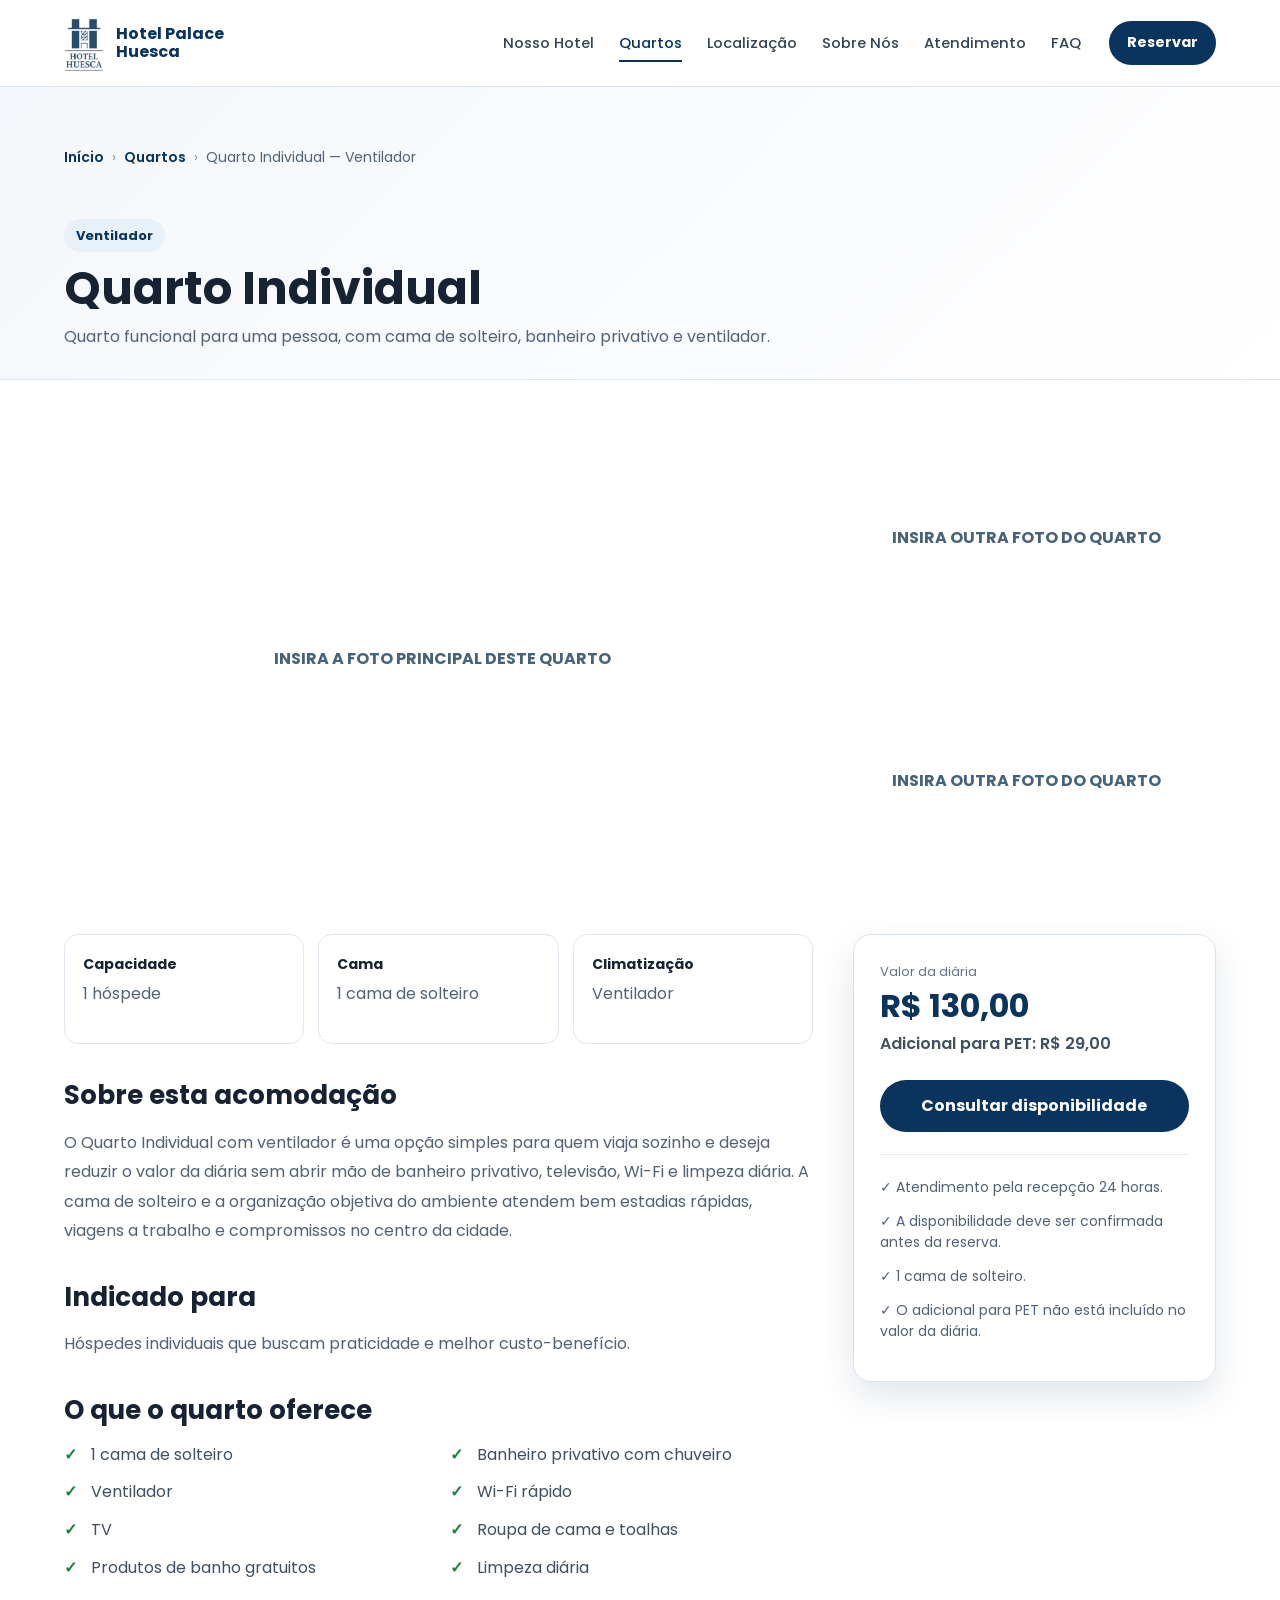
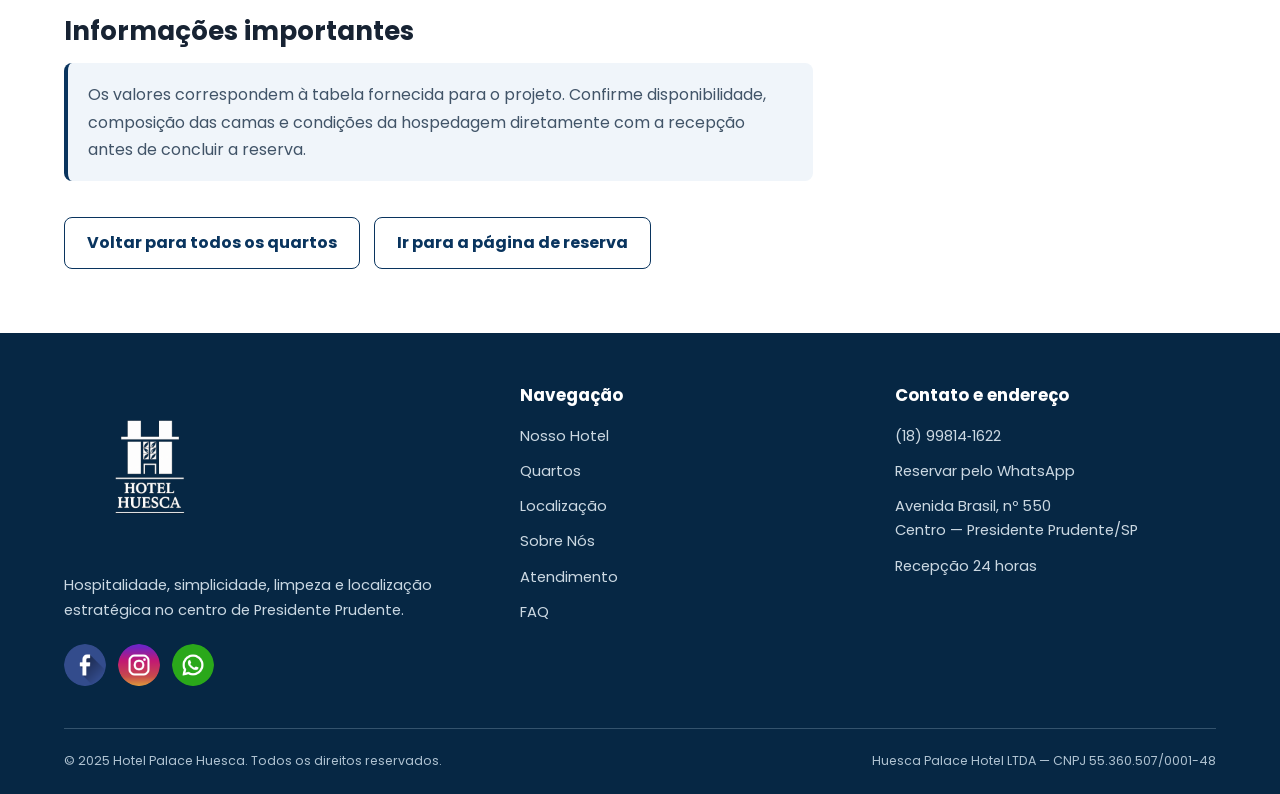
<file: quarto-individual-ventilador.html>
<!doctype html>
<html lang="pt-br">
  <head>
    <meta charset="UTF-8" />
    <meta name="viewport" content="width=device-width, initial-scale=1.0" />
    <meta
      name="description"
      content="Informações completas sobre o Quarto Individual — Ventilador do Hotel Palace Huesca, em Presidente Prudente."
    />
    <title>Quarto Individual — Ventilador | Hotel Palace Huesca</title>

    <link
      rel="icon"
      type="image/png"
      href="img/favicon-hotel-azul.png"
      media="(prefers-color-scheme: light)"
    />
    <link
      rel="icon"
      type="image/png"
      href="img/favicon-hotel-branco.png"
      media="(prefers-color-scheme: dark)"
    />

    <link rel="preconnect" href="https://fonts.googleapis.com" />
    <link rel="preconnect" href="https://fonts.gstatic.com" crossorigin />
    <link
      href="https://fonts.googleapis.com/css2?family=Poppins:wght@400;500;600;700&display=swap"
      rel="stylesheet"
    />

    <link rel="stylesheet" href="css/index.css" />
    <link rel="stylesheet" href="css/detalhes-quarto.css" />
  </head>
  <body>
    <header class="site-header">
      <div class="cor-fundo-secundario">
        <nav class="container" aria-label="Navegação principal">
          <a
            href="index.html"
            id="logo"
            aria-label="Hotel Palace Huesca — página inicial"
          >
            <span class="logo-imagem-placeholder" aria-hidden="true">
              <img src="img/logo-hotel.png" alt="Logo do Hotel Palace Huesca" />
            </span>
            <span class="logo-texto">Hotel Palace Huesca</span>
          </a>

          <ul id="menu-desktop">
            <li><a href="index.html">Nosso Hotel</a></li>
            <li>
              <a href="quartos.html" aria-current="page" class="ativo"
                >Quartos</a
              >
            </li>
            <li><a href="localizacao.html">Localização</a></li>
            <li><a href="sobre.html">Sobre Nós</a></li>
            <li><a href="atendimento.html">Atendimento</a></li>
            <li><a href="faq.html">FAQ</a></li>
          </ul>

          <a class="nav-reserva" href="reserva.html">Reservar</a>

          <button
            id="menu-button"
            type="button"
            aria-label="Abrir menu"
            aria-expanded="false"
            aria-controls="menu-mobile-container"
          >
            <span aria-hidden="true">☰</span>
          </button>

          <div id="menu-mobile-container">
            <ul id="menu-mobile">
              <li><a href="index.html">Nosso Hotel</a></li>
              <li>
                <a href="quartos.html" aria-current="page" class="ativo"
                  >Quartos</a
                >
              </li>
              <li><a href="localizacao.html">Localização</a></li>
              <li><a href="sobre.html">Sobre Nós</a></li>
              <li><a href="atendimento.html">Atendimento</a></li>
              <li><a href="faq.html">FAQ</a></li>
              <li><a href="reserva.html">Reservar</a></li>
            </ul>
          </div>
        </nav>
      </div>
    </header>

    <main>
      <section class="detalhe-quarto-cabecalho">
        <div class="container">
          <nav class="breadcrumb" aria-label="Caminho da página">
            <a href="index.html">Início</a>
            <span aria-hidden="true">›</span>
            <a href="quartos.html">Quartos</a>
            <span aria-hidden="true">›</span>
            <span aria-current="page">Quarto Individual — Ventilador</span>
          </nav>

          <div class="etiquetas-detalhe">
            <span class="etiqueta-detalhe">Ventilador</span>
          </div>

          <h1>Quarto Individual</h1>
          <p class="resumo-cabecalho">
            Quarto funcional para uma pessoa, com cama de solteiro, banheiro
            privativo e ventilador.
          </p>
        </div>
      </section>

      <section class="container detalhe-quarto-conteudo">
        <div
          class="galeria-quarto"
          role="group"
          aria-label="Espaços para fotos do quarto"
        >
          <div class="imagem-placeholder-detalhe imagem-principal-detalhe">
            <span>INSIRA A FOTO PRINCIPAL DESTE QUARTO</span>
          </div>

          <div class="galeria-secundaria">
            <div class="imagem-placeholder-detalhe">
              <span>INSIRA OUTRA FOTO DO QUARTO</span>
            </div>
            <div class="imagem-placeholder-detalhe">
              <span>INSIRA OUTRA FOTO DO QUARTO</span>
            </div>
          </div>
        </div>

        <div class="detalhe-grid">
          <div>
            <div
              class="resumo-itens"
              role="group"
              aria-label="Resumo do quarto"
            >
              <div class="resumo-item">
                <strong>Capacidade</strong>
                <span>1 hóspede</span>
              </div>
              <div class="resumo-item">
                <strong>Cama</strong>
                <span>1 cama de solteiro</span>
              </div>
              <div class="resumo-item">
                <strong>Climatização</strong>
                <span>Ventilador</span>
              </div>
            </div>

            <section class="bloco-detalhe">
              <h2>Sobre esta acomodação</h2>
              <p>
                O Quarto Individual com ventilador é uma opção simples para quem
                viaja sozinho e deseja reduzir o valor da diária sem abrir mão
                de banheiro privativo, televisão, Wi-Fi e limpeza diária. A cama
                de solteiro e a organização objetiva do ambiente atendem bem
                estadias rápidas, viagens a trabalho e compromissos no centro da
                cidade.
              </p>
            </section>

            <section class="bloco-detalhe">
              <h2>Indicado para</h2>
              <p>
                Hóspedes individuais que buscam praticidade e melhor
                custo-benefício.
              </p>
            </section>

            <section class="bloco-detalhe">
              <h2>O que o quarto oferece</h2>
              <ul class="comodidades-grid">
                <li>1 cama de solteiro</li>
                <li>Banheiro privativo com chuveiro</li>
                <li>Ventilador</li>
                <li>Wi-Fi rápido</li>
                <li>TV</li>
                <li>Roupa de cama e toalhas</li>
                <li>Produtos de banho gratuitos</li>
                <li>Limpeza diária</li>
              </ul>
            </section>

            <section class="bloco-detalhe">
              <h2>Informações importantes</h2>
              <div class="aviso-detalhe">
                Os valores correspondem à tabela fornecida para o projeto.
                Confirme disponibilidade, composição das camas e condições da
                hospedagem diretamente com a recepção antes de concluir a
                reserva.
              </div>
            </section>

            <div class="acoes-inferiores">
              <a class="btn-secundario-detalhe" href="quartos.html"
                >Voltar para todos os quartos</a
              >
              <a class="btn-secundario-detalhe" href="reserva.html"
                >Ir para a página de reserva</a
              >
            </div>
          </div>

          <aside class="painel-reserva" aria-label="Preço e reserva">
            <p class="preco-legenda">Valor da diária</p>
            <strong class="preco-detalhe">R$ 130,00</strong>
            <p class="pet-detalhe">Adicional para PET: R$ 29,00</p>

            <a
              class="btn btn-primario"
              href="https://wa.me/5518998141622?text=Ol%C3%A1%2C%20Hotel%20Palace%20Huesca%21%20Gostaria%20de%20consultar%20a%20disponibilidade%20do%20Quarto%20Individual%20%E2%80%94%20Ventilador."
              target="_blank"
              rel="noopener noreferrer"
              >Consultar disponibilidade</a
            >

            <ul class="lista-condicoes">
              <li>✓ Atendimento pela recepção 24 horas.</li>
              <li>✓ A disponibilidade deve ser confirmada antes da reserva.</li>
              <li>✓ 1 cama de solteiro.</li>
              <li>
                ✓ O adicional para PET não está incluído no valor da diária.
              </li>
            </ul>
          </aside>
        </div>
      </section>
    </main>

    <footer class="site-footer">
      <section class="container">
        <div class="footer-grid">
          <div class="footer-col">
            <div class="footer-logo-placeholder">
              <img
                src="img/logo-hotel-sem-fundo.png"
                alt="Logo do Hotel Palace Huesca"
              />
            </div>
            <p class="missao">
              Hospitalidade, simplicidade, limpeza e localização estratégica no
              centro de Presidente Prudente.
            </p>
            <div class="social-links" role="group" aria-label="Redes sociais">
              <a
                class="social-link"
                href="https://www.facebook.com/profile.php?id=61592348461438"
                target="_blank"
                rel="noopener noreferrer"
                aria-label="Abrir o Facebook do Hotel Palace Huesca"
              >
                <img src="img/facebook.png" alt="" aria-hidden="true" />
              </a>
              <a
                class="social-link"
                href="https://www.instagram.com/hotelhuesca/"
                target="_blank"
                rel="noopener noreferrer"
                aria-label="Abrir o Instagram do Hotel Palace Huesca"
              >
                <img src="img/instagram.png" alt="" aria-hidden="true" />
              </a>
              <a
                class="social-link"
                href="https://wa.me/5518998141622?text=Ol%C3%A1%2C%20tenho%20interesse%20em%20fazer%20uma%20reserva%20%F0%9F%98%8A."
                target="_blank"
                rel="noopener noreferrer"
                aria-label="Falar com o Hotel Palace Huesca pelo WhatsApp"
              >
                <img src="img/whatsapp.png" alt="" aria-hidden="true" />
              </a>
            </div>
          </div>

          <div class="footer-col">
            <h2>Navegação</h2>
            <ul>
              <li><a href="index.html">Nosso Hotel</a></li>
              <li><a href="quartos.html">Quartos</a></li>
              <li><a href="localizacao.html">Localização</a></li>
              <li><a href="sobre.html">Sobre Nós</a></li>
              <li><a href="atendimento.html">Atendimento</a></li>
              <li><a href="faq.html">FAQ</a></li>
            </ul>
          </div>

          <div class="footer-col">
            <h2>Contato e endereço</h2>
            <ul>
              <li>
                <a href="tel:+5518998141622">(18)&nbsp;99814&#8209;1622</a>
              </li>
              <li>
                <a
                  href="https://wa.me/5518998141622?text=Ol%C3%A1%2C%20tenho%20interesse%20em%20fazer%20uma%20reserva%20%F0%9F%98%8A."
                  target="_blank"
                  rel="noopener noreferrer"
                  >Reservar pelo WhatsApp</a
                >
              </li>
              <li>
                Avenida Brasil, nº 550<br />
                Centro — Presidente Prudente/SP
              </li>
              <li>Recepção 24 horas</li>
            </ul>
          </div>
        </div>

        <div class="footer-bottom">
          <p>&copy; 2025 Hotel Palace Huesca. Todos os direitos reservados.</p>
          <p>Huesca Palace Hotel LTDA — CNPJ 55.360.507/0001-48</p>
        </div>
      </section>
    </footer>

    <script src="js/menu.js"></script>
  </body>
</html>
</file>
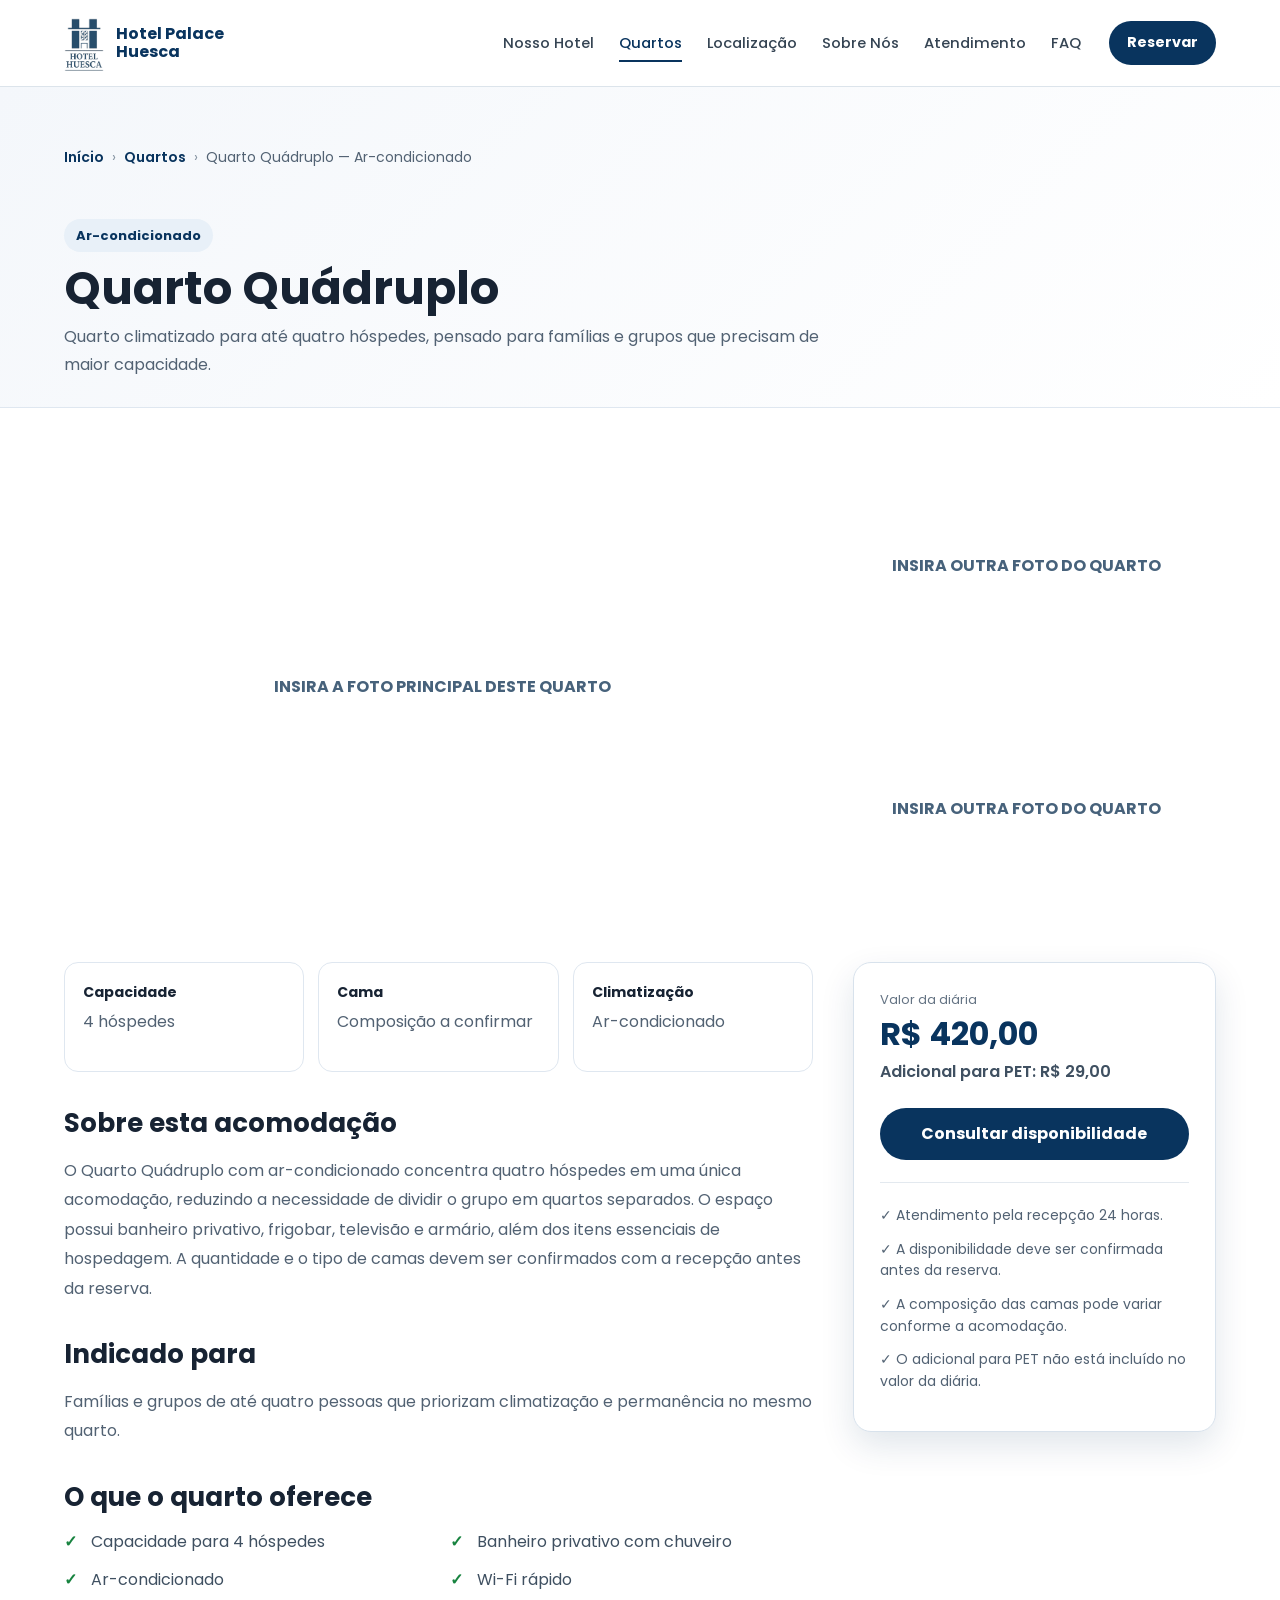
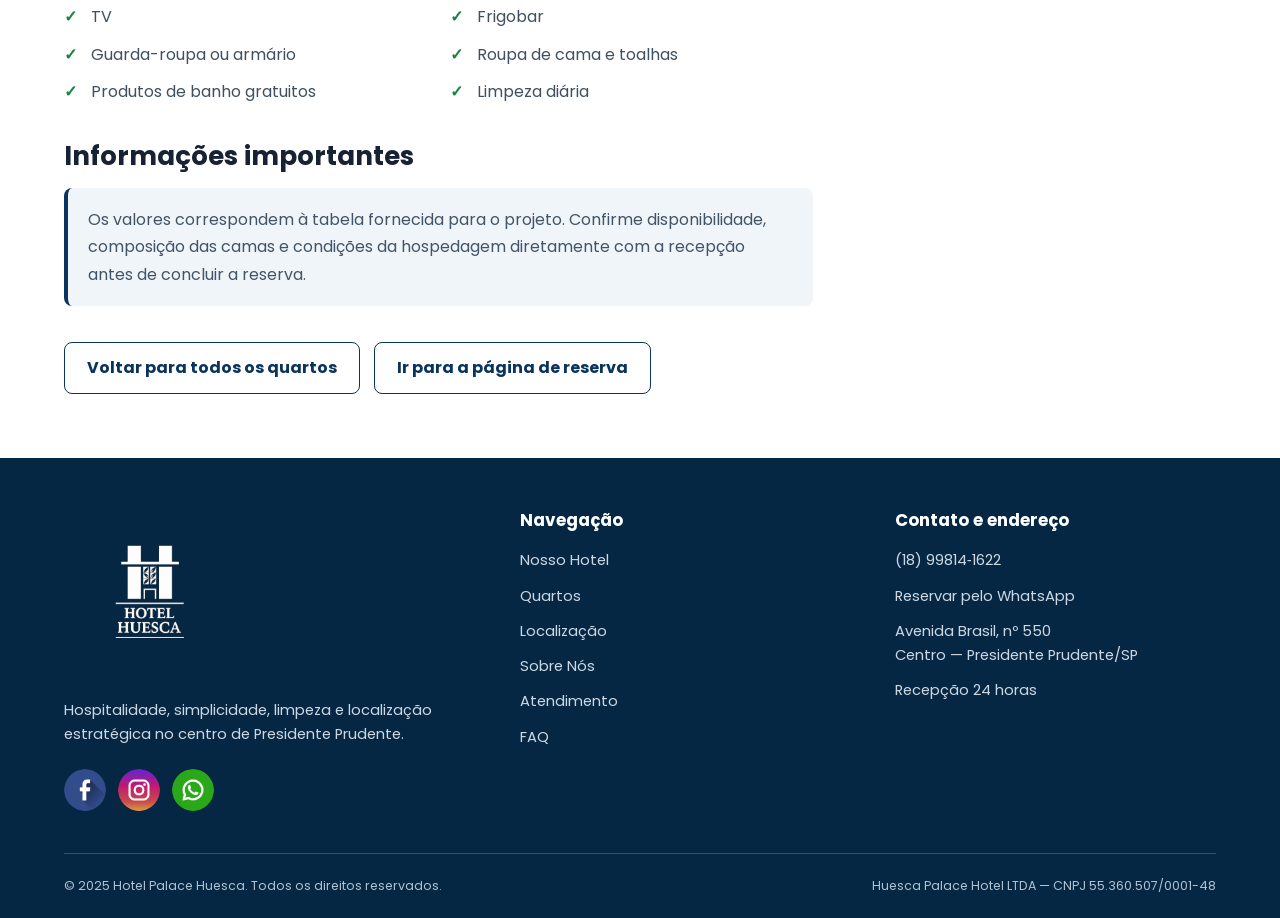
<file: quarto-quadruplo-ar-condicionado.html>
<!doctype html>
<html lang="pt-br">
  <head>
    <meta charset="UTF-8" />
    <meta name="viewport" content="width=device-width, initial-scale=1.0" />
    <meta
      name="description"
      content="Informações completas sobre o Quarto Quádruplo — Ar-condicionado do Hotel Palace Huesca, em Presidente Prudente."
    />
    <title>Quarto Quádruplo — Ar-condicionado | Hotel Palace Huesca</title>

    <link
      rel="icon"
      type="image/png"
      href="img/favicon-hotel-azul.png"
      media="(prefers-color-scheme: light)"
    />
    <link
      rel="icon"
      type="image/png"
      href="img/favicon-hotel-branco.png"
      media="(prefers-color-scheme: dark)"
    />

    <link rel="preconnect" href="https://fonts.googleapis.com" />
    <link rel="preconnect" href="https://fonts.gstatic.com" crossorigin />
    <link
      href="https://fonts.googleapis.com/css2?family=Poppins:wght@400;500;600;700&display=swap"
      rel="stylesheet"
    />

    <link rel="stylesheet" href="css/index.css" />
    <link rel="stylesheet" href="css/detalhes-quarto.css" />
  </head>
  <body>
    <header class="site-header">
      <div class="cor-fundo-secundario">
        <nav class="container" aria-label="Navegação principal">
          <a
            href="index.html"
            id="logo"
            aria-label="Hotel Palace Huesca — página inicial"
          >
            <span class="logo-imagem-placeholder" aria-hidden="true">
              <img src="img/logo-hotel.png" alt="Logo do Hotel Palace Huesca" />
            </span>
            <span class="logo-texto">Hotel Palace Huesca</span>
          </a>

          <ul id="menu-desktop">
            <li><a href="index.html">Nosso Hotel</a></li>
            <li>
              <a href="quartos.html" aria-current="page" class="ativo"
                >Quartos</a
              >
            </li>
            <li><a href="localizacao.html">Localização</a></li>
            <li><a href="sobre.html">Sobre Nós</a></li>
            <li><a href="atendimento.html">Atendimento</a></li>
            <li><a href="faq.html">FAQ</a></li>
          </ul>

          <a class="nav-reserva" href="reserva.html">Reservar</a>

          <button
            id="menu-button"
            type="button"
            aria-label="Abrir menu"
            aria-expanded="false"
            aria-controls="menu-mobile-container"
          >
            <span aria-hidden="true">☰</span>
          </button>

          <div id="menu-mobile-container">
            <ul id="menu-mobile">
              <li><a href="index.html">Nosso Hotel</a></li>
              <li>
                <a href="quartos.html" aria-current="page" class="ativo"
                  >Quartos</a
                >
              </li>
              <li><a href="localizacao.html">Localização</a></li>
              <li><a href="sobre.html">Sobre Nós</a></li>
              <li><a href="atendimento.html">Atendimento</a></li>
              <li><a href="faq.html">FAQ</a></li>
              <li><a href="reserva.html">Reservar</a></li>
            </ul>
          </div>
        </nav>
      </div>
    </header>

    <main>
      <section class="detalhe-quarto-cabecalho">
        <div class="container">
          <nav class="breadcrumb" aria-label="Caminho da página">
            <a href="index.html">Início</a>
            <span aria-hidden="true">›</span>
            <a href="quartos.html">Quartos</a>
            <span aria-hidden="true">›</span>
            <span aria-current="page">Quarto Quádruplo — Ar-condicionado</span>
          </nav>

          <div class="etiquetas-detalhe">
            <span class="etiqueta-detalhe">Ar-condicionado</span>
          </div>

          <h1>Quarto Quádruplo</h1>
          <p class="resumo-cabecalho">
            Quarto climatizado para até quatro hóspedes, pensado para famílias e
            grupos que precisam de maior capacidade.
          </p>
        </div>
      </section>

      <section class="container detalhe-quarto-conteudo">
        <div
          class="galeria-quarto"
          role="group"
          aria-label="Espaços para fotos do quarto"
        >
          <div class="imagem-placeholder-detalhe imagem-principal-detalhe">
            <span>INSIRA A FOTO PRINCIPAL DESTE QUARTO</span>
          </div>

          <div class="galeria-secundaria">
            <div class="imagem-placeholder-detalhe">
              <span>INSIRA OUTRA FOTO DO QUARTO</span>
            </div>
            <div class="imagem-placeholder-detalhe">
              <span>INSIRA OUTRA FOTO DO QUARTO</span>
            </div>
          </div>
        </div>

        <div class="detalhe-grid">
          <div>
            <div
              class="resumo-itens"
              role="group"
              aria-label="Resumo do quarto"
            >
              <div class="resumo-item">
                <strong>Capacidade</strong>
                <span>4 hóspedes</span>
              </div>
              <div class="resumo-item">
                <strong>Cama</strong>
                <span>Composição a confirmar</span>
              </div>
              <div class="resumo-item">
                <strong>Climatização</strong>
                <span>Ar-condicionado</span>
              </div>
            </div>

            <section class="bloco-detalhe">
              <h2>Sobre esta acomodação</h2>
              <p>
                O Quarto Quádruplo com ar-condicionado concentra quatro hóspedes
                em uma única acomodação, reduzindo a necessidade de dividir o
                grupo em quartos separados. O espaço possui banheiro privativo,
                frigobar, televisão e armário, além dos itens essenciais de
                hospedagem. A quantidade e o tipo de camas devem ser confirmados
                com a recepção antes da reserva.
              </p>
            </section>

            <section class="bloco-detalhe">
              <h2>Indicado para</h2>
              <p>
                Famílias e grupos de até quatro pessoas que priorizam
                climatização e permanência no mesmo quarto.
              </p>
            </section>

            <section class="bloco-detalhe">
              <h2>O que o quarto oferece</h2>
              <ul class="comodidades-grid">
                <li>Capacidade para 4 hóspedes</li>
                <li>Banheiro privativo com chuveiro</li>
                <li>Ar-condicionado</li>
                <li>Wi-Fi rápido</li>
                <li>TV</li>
                <li>Frigobar</li>
                <li>Guarda-roupa ou armário</li>
                <li>Roupa de cama e toalhas</li>
                <li>Produtos de banho gratuitos</li>
                <li>Limpeza diária</li>
              </ul>
            </section>

            <section class="bloco-detalhe">
              <h2>Informações importantes</h2>
              <div class="aviso-detalhe">
                Os valores correspondem à tabela fornecida para o projeto.
                Confirme disponibilidade, composição das camas e condições da
                hospedagem diretamente com a recepção antes de concluir a
                reserva.
              </div>
            </section>

            <div class="acoes-inferiores">
              <a class="btn-secundario-detalhe" href="quartos.html"
                >Voltar para todos os quartos</a
              >
              <a class="btn-secundario-detalhe" href="reserva.html"
                >Ir para a página de reserva</a
              >
            </div>
          </div>

          <aside class="painel-reserva" aria-label="Preço e reserva">
            <p class="preco-legenda">Valor da diária</p>
            <strong class="preco-detalhe">R$ 420,00</strong>
            <p class="pet-detalhe">Adicional para PET: R$ 29,00</p>

            <a
              class="btn btn-primario"
              href="https://wa.me/5518998141622?text=Ol%C3%A1%2C%20Hotel%20Palace%20Huesca%21%20Gostaria%20de%20consultar%20a%20disponibilidade%20do%20Quarto%20Qu%C3%A1druplo%20%E2%80%94%20Ar-condicionado."
              target="_blank"
              rel="noopener noreferrer"
              >Consultar disponibilidade</a
            >

            <ul class="lista-condicoes">
              <li>✓ Atendimento pela recepção 24 horas.</li>
              <li>✓ A disponibilidade deve ser confirmada antes da reserva.</li>
              <li>
                ✓ A composição das camas pode variar conforme a acomodação.
              </li>
              <li>
                ✓ O adicional para PET não está incluído no valor da diária.
              </li>
            </ul>
          </aside>
        </div>
      </section>
    </main>

    <footer class="site-footer">
      <section class="container">
        <div class="footer-grid">
          <div class="footer-col">
            <div class="footer-logo-placeholder">
              <img
                src="img/logo-hotel-sem-fundo.png"
                alt="Logo do Hotel Palace Huesca"
              />
            </div>
            <p class="missao">
              Hospitalidade, simplicidade, limpeza e localização estratégica no
              centro de Presidente Prudente.
            </p>
            <div class="social-links" role="group" aria-label="Redes sociais">
              <a
                class="social-link"
                href="https://www.facebook.com/profile.php?id=61592348461438"
                target="_blank"
                rel="noopener noreferrer"
                aria-label="Abrir o Facebook do Hotel Palace Huesca"
              >
                <img src="img/facebook.png" alt="" aria-hidden="true" />
              </a>
              <a
                class="social-link"
                href="https://www.instagram.com/hotelhuesca/"
                target="_blank"
                rel="noopener noreferrer"
                aria-label="Abrir o Instagram do Hotel Palace Huesca"
              >
                <img src="img/instagram.png" alt="" aria-hidden="true" />
              </a>
              <a
                class="social-link"
                href="https://wa.me/5518998141622?text=Ol%C3%A1%2C%20tenho%20interesse%20em%20fazer%20uma%20reserva%20%F0%9F%98%8A."
                target="_blank"
                rel="noopener noreferrer"
                aria-label="Falar com o Hotel Palace Huesca pelo WhatsApp"
              >
                <img src="img/whatsapp.png" alt="" aria-hidden="true" />
              </a>
            </div>
          </div>

          <div class="footer-col">
            <h2>Navegação</h2>
            <ul>
              <li><a href="index.html">Nosso Hotel</a></li>
              <li><a href="quartos.html">Quartos</a></li>
              <li><a href="localizacao.html">Localização</a></li>
              <li><a href="sobre.html">Sobre Nós</a></li>
              <li><a href="atendimento.html">Atendimento</a></li>
              <li><a href="faq.html">FAQ</a></li>
            </ul>
          </div>

          <div class="footer-col">
            <h2>Contato e endereço</h2>
            <ul>
              <li>
                <a href="tel:+5518998141622">(18)&nbsp;99814&#8209;1622</a>
              </li>
              <li>
                <a
                  href="https://wa.me/5518998141622?text=Ol%C3%A1%2C%20tenho%20interesse%20em%20fazer%20uma%20reserva%20%F0%9F%98%8A."
                  target="_blank"
                  rel="noopener noreferrer"
                  >Reservar pelo WhatsApp</a
                >
              </li>
              <li>
                Avenida Brasil, nº 550<br />
                Centro — Presidente Prudente/SP
              </li>
              <li>Recepção 24 horas</li>
            </ul>
          </div>
        </div>

        <div class="footer-bottom">
          <p>&copy; 2025 Hotel Palace Huesca. Todos os direitos reservados.</p>
          <p>Huesca Palace Hotel LTDA — CNPJ 55.360.507/0001-48</p>
        </div>
      </section>
    </footer>

    <script src="js/menu.js"></script>
  </body>
</html>
</file>
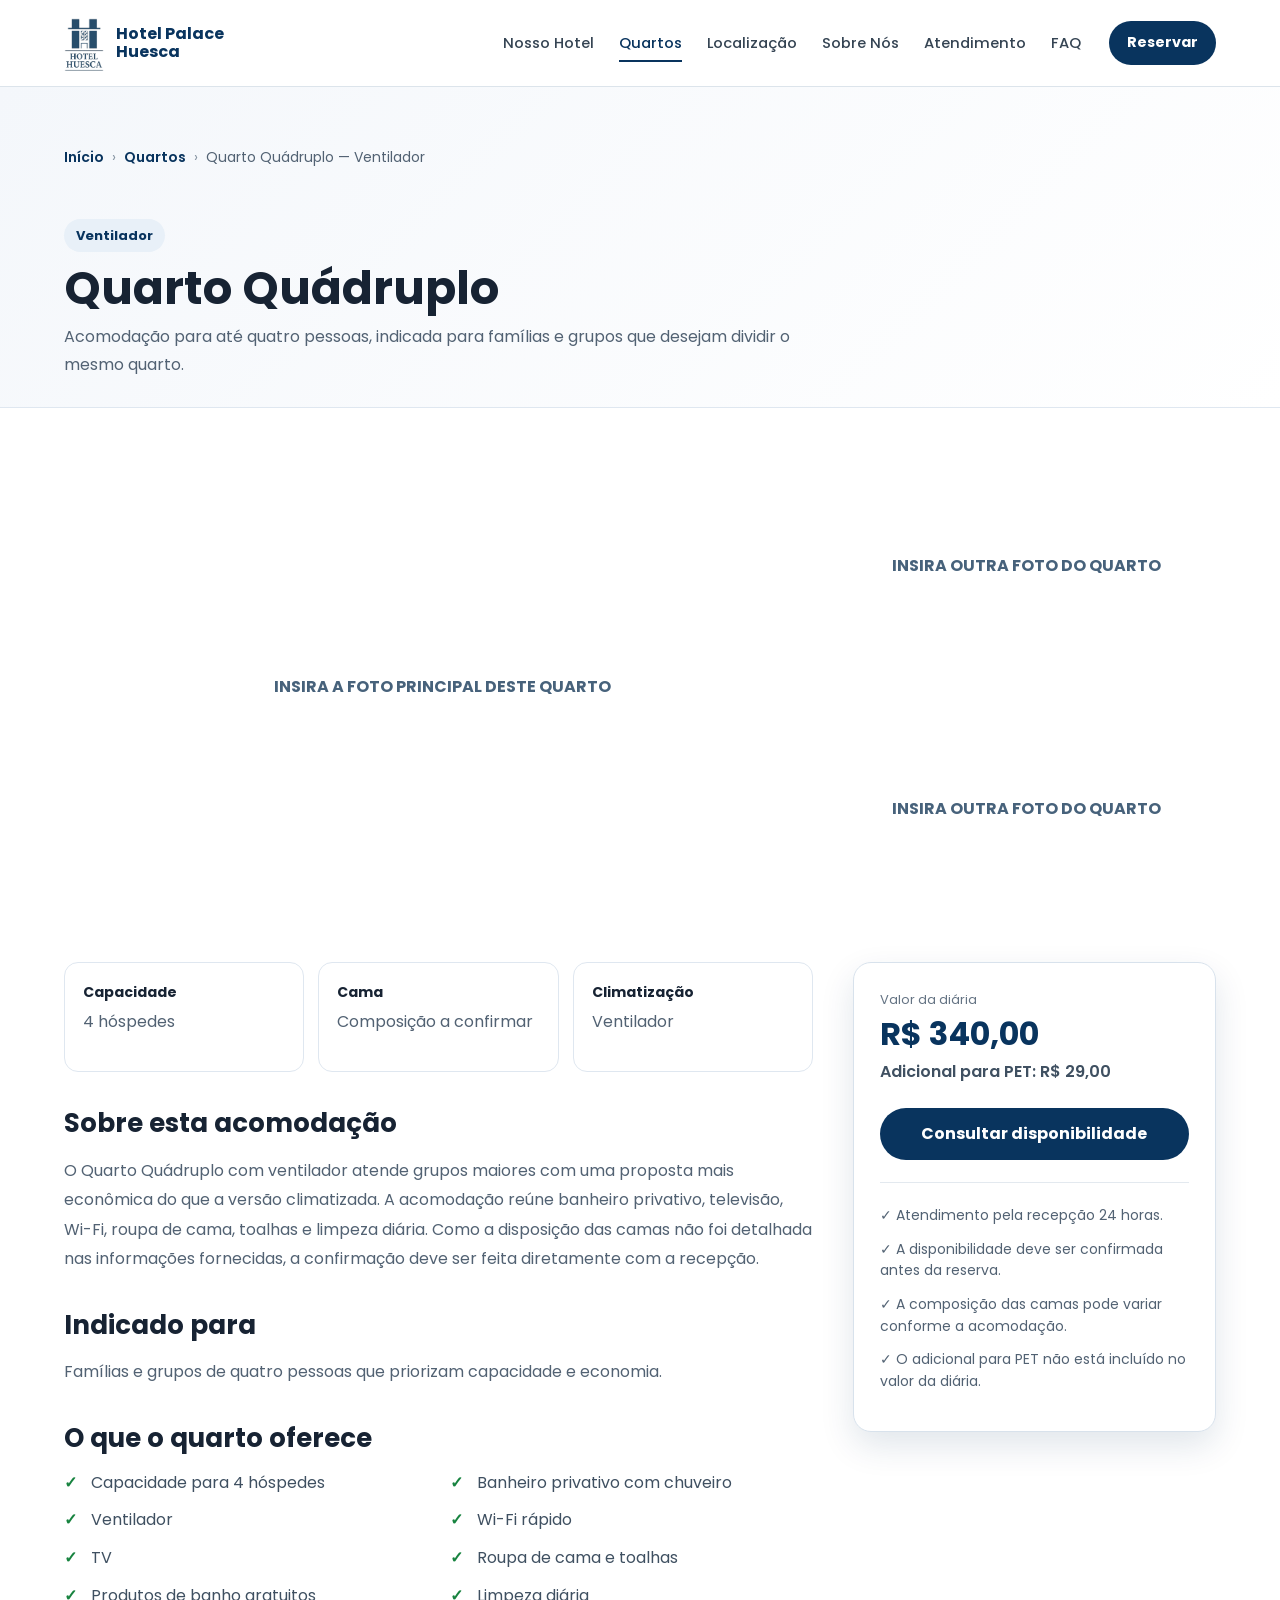
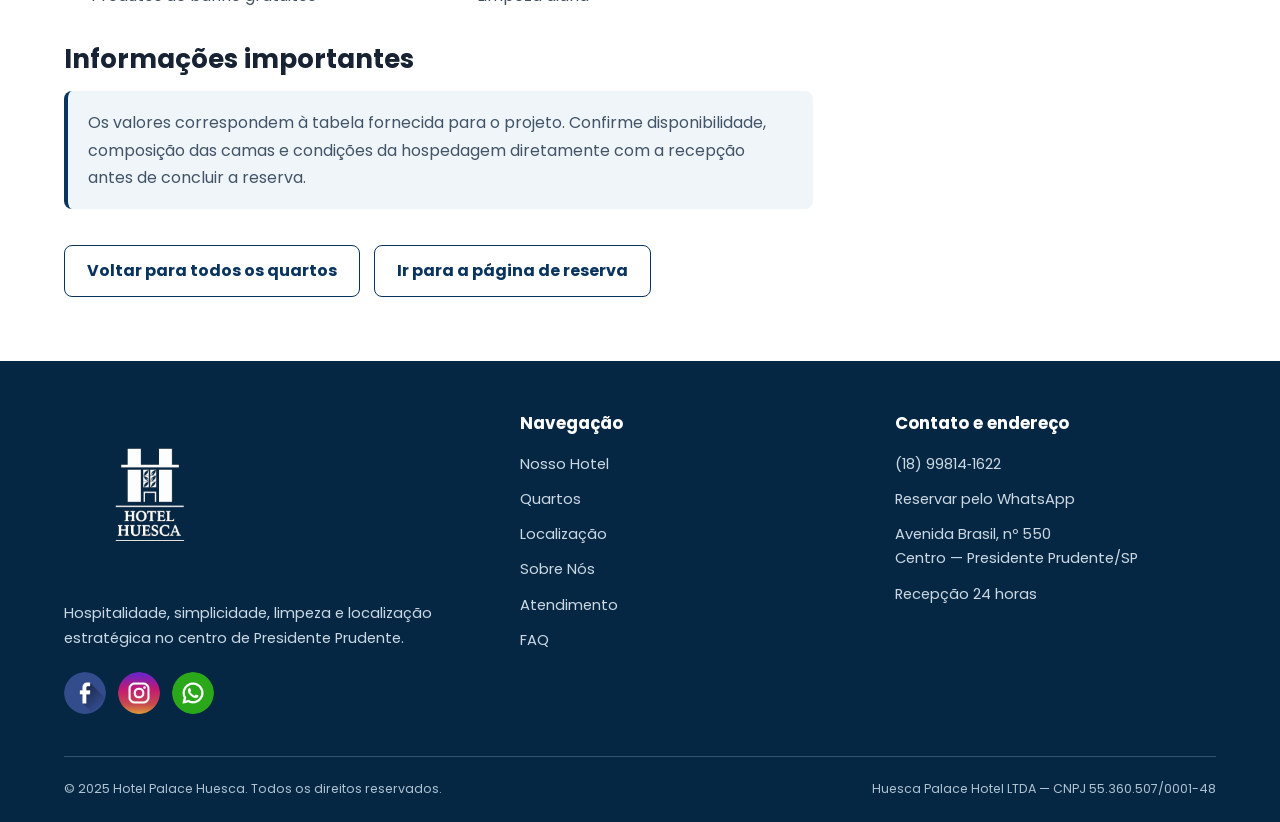
<file: quarto-quadruplo-ventilador.html>
<!doctype html>
<html lang="pt-br">
  <head>
    <meta charset="UTF-8" />
    <meta name="viewport" content="width=device-width, initial-scale=1.0" />
    <meta
      name="description"
      content="Informações completas sobre o Quarto Quádruplo — Ventilador do Hotel Palace Huesca, em Presidente Prudente."
    />
    <title>Quarto Quádruplo — Ventilador | Hotel Palace Huesca</title>

    <link
      rel="icon"
      type="image/png"
      href="img/favicon-hotel-azul.png"
      media="(prefers-color-scheme: light)"
    />
    <link
      rel="icon"
      type="image/png"
      href="img/favicon-hotel-branco.png"
      media="(prefers-color-scheme: dark)"
    />

    <link rel="preconnect" href="https://fonts.googleapis.com" />
    <link rel="preconnect" href="https://fonts.gstatic.com" crossorigin />
    <link
      href="https://fonts.googleapis.com/css2?family=Poppins:wght@400;500;600;700&display=swap"
      rel="stylesheet"
    />

    <link rel="stylesheet" href="css/index.css" />
    <link rel="stylesheet" href="css/detalhes-quarto.css" />
  </head>
  <body>
    <header class="site-header">
      <div class="cor-fundo-secundario">
        <nav class="container" aria-label="Navegação principal">
          <a
            href="index.html"
            id="logo"
            aria-label="Hotel Palace Huesca — página inicial"
          >
            <span class="logo-imagem-placeholder" aria-hidden="true">
              <img src="img/logo-hotel.png" alt="Logo do Hotel Palace Huesca" />
            </span>
            <span class="logo-texto">Hotel Palace Huesca</span>
          </a>

          <ul id="menu-desktop">
            <li><a href="index.html">Nosso Hotel</a></li>
            <li>
              <a href="quartos.html" aria-current="page" class="ativo"
                >Quartos</a
              >
            </li>
            <li><a href="localizacao.html">Localização</a></li>
            <li><a href="sobre.html">Sobre Nós</a></li>
            <li><a href="atendimento.html">Atendimento</a></li>
            <li><a href="faq.html">FAQ</a></li>
          </ul>

          <a class="nav-reserva" href="reserva.html">Reservar</a>

          <button
            id="menu-button"
            type="button"
            aria-label="Abrir menu"
            aria-expanded="false"
            aria-controls="menu-mobile-container"
          >
            <span aria-hidden="true">☰</span>
          </button>

          <div id="menu-mobile-container">
            <ul id="menu-mobile">
              <li><a href="index.html">Nosso Hotel</a></li>
              <li>
                <a href="quartos.html" aria-current="page" class="ativo"
                  >Quartos</a
                >
              </li>
              <li><a href="localizacao.html">Localização</a></li>
              <li><a href="sobre.html">Sobre Nós</a></li>
              <li><a href="atendimento.html">Atendimento</a></li>
              <li><a href="faq.html">FAQ</a></li>
              <li><a href="reserva.html">Reservar</a></li>
            </ul>
          </div>
        </nav>
      </div>
    </header>

    <main>
      <section class="detalhe-quarto-cabecalho">
        <div class="container">
          <nav class="breadcrumb" aria-label="Caminho da página">
            <a href="index.html">Início</a>
            <span aria-hidden="true">›</span>
            <a href="quartos.html">Quartos</a>
            <span aria-hidden="true">›</span>
            <span aria-current="page">Quarto Quádruplo — Ventilador</span>
          </nav>

          <div class="etiquetas-detalhe">
            <span class="etiqueta-detalhe">Ventilador</span>
          </div>

          <h1>Quarto Quádruplo</h1>
          <p class="resumo-cabecalho">
            Acomodação para até quatro pessoas, indicada para famílias e grupos
            que desejam dividir o mesmo quarto.
          </p>
        </div>
      </section>

      <section class="container detalhe-quarto-conteudo">
        <div
          class="galeria-quarto"
          role="group"
          aria-label="Espaços para fotos do quarto"
        >
          <div class="imagem-placeholder-detalhe imagem-principal-detalhe">
            <span>INSIRA A FOTO PRINCIPAL DESTE QUARTO</span>
          </div>

          <div class="galeria-secundaria">
            <div class="imagem-placeholder-detalhe">
              <span>INSIRA OUTRA FOTO DO QUARTO</span>
            </div>
            <div class="imagem-placeholder-detalhe">
              <span>INSIRA OUTRA FOTO DO QUARTO</span>
            </div>
          </div>
        </div>

        <div class="detalhe-grid">
          <div>
            <div
              class="resumo-itens"
              role="group"
              aria-label="Resumo do quarto"
            >
              <div class="resumo-item">
                <strong>Capacidade</strong>
                <span>4 hóspedes</span>
              </div>
              <div class="resumo-item">
                <strong>Cama</strong>
                <span>Composição a confirmar</span>
              </div>
              <div class="resumo-item">
                <strong>Climatização</strong>
                <span>Ventilador</span>
              </div>
            </div>

            <section class="bloco-detalhe">
              <h2>Sobre esta acomodação</h2>
              <p>
                O Quarto Quádruplo com ventilador atende grupos maiores com uma
                proposta mais econômica do que a versão climatizada. A
                acomodação reúne banheiro privativo, televisão, Wi-Fi, roupa de
                cama, toalhas e limpeza diária. Como a disposição das camas não
                foi detalhada nas informações fornecidas, a confirmação deve ser
                feita diretamente com a recepção.
              </p>
            </section>

            <section class="bloco-detalhe">
              <h2>Indicado para</h2>
              <p>
                Famílias e grupos de quatro pessoas que priorizam capacidade e
                economia.
              </p>
            </section>

            <section class="bloco-detalhe">
              <h2>O que o quarto oferece</h2>
              <ul class="comodidades-grid">
                <li>Capacidade para 4 hóspedes</li>
                <li>Banheiro privativo com chuveiro</li>
                <li>Ventilador</li>
                <li>Wi-Fi rápido</li>
                <li>TV</li>
                <li>Roupa de cama e toalhas</li>
                <li>Produtos de banho gratuitos</li>
                <li>Limpeza diária</li>
              </ul>
            </section>

            <section class="bloco-detalhe">
              <h2>Informações importantes</h2>
              <div class="aviso-detalhe">
                Os valores correspondem à tabela fornecida para o projeto.
                Confirme disponibilidade, composição das camas e condições da
                hospedagem diretamente com a recepção antes de concluir a
                reserva.
              </div>
            </section>

            <div class="acoes-inferiores">
              <a class="btn-secundario-detalhe" href="quartos.html"
                >Voltar para todos os quartos</a
              >
              <a class="btn-secundario-detalhe" href="reserva.html"
                >Ir para a página de reserva</a
              >
            </div>
          </div>

          <aside class="painel-reserva" aria-label="Preço e reserva">
            <p class="preco-legenda">Valor da diária</p>
            <strong class="preco-detalhe">R$ 340,00</strong>
            <p class="pet-detalhe">Adicional para PET: R$ 29,00</p>

            <a
              class="btn btn-primario"
              href="https://wa.me/5518998141622?text=Ol%C3%A1%2C%20Hotel%20Palace%20Huesca%21%20Gostaria%20de%20consultar%20a%20disponibilidade%20do%20Quarto%20Qu%C3%A1druplo%20%E2%80%94%20Ventilador."
              target="_blank"
              rel="noopener noreferrer"
              >Consultar disponibilidade</a
            >

            <ul class="lista-condicoes">
              <li>✓ Atendimento pela recepção 24 horas.</li>
              <li>✓ A disponibilidade deve ser confirmada antes da reserva.</li>
              <li>
                ✓ A composição das camas pode variar conforme a acomodação.
              </li>
              <li>
                ✓ O adicional para PET não está incluído no valor da diária.
              </li>
            </ul>
          </aside>
        </div>
      </section>
    </main>

    <footer class="site-footer">
      <section class="container">
        <div class="footer-grid">
          <div class="footer-col">
            <div class="footer-logo-placeholder">
              <img
                src="img/logo-hotel-sem-fundo.png"
                alt="Logo do Hotel Palace Huesca"
              />
            </div>
            <p class="missao">
              Hospitalidade, simplicidade, limpeza e localização estratégica no
              centro de Presidente Prudente.
            </p>
            <div class="social-links" role="group" aria-label="Redes sociais">
              <a
                class="social-link"
                href="https://www.facebook.com/profile.php?id=61592348461438"
                target="_blank"
                rel="noopener noreferrer"
                aria-label="Abrir o Facebook do Hotel Palace Huesca"
              >
                <img src="img/facebook.png" alt="" aria-hidden="true" />
              </a>
              <a
                class="social-link"
                href="https://www.instagram.com/hotelhuesca/"
                target="_blank"
                rel="noopener noreferrer"
                aria-label="Abrir o Instagram do Hotel Palace Huesca"
              >
                <img src="img/instagram.png" alt="" aria-hidden="true" />
              </a>
              <a
                class="social-link"
                href="https://wa.me/5518998141622?text=Ol%C3%A1%2C%20tenho%20interesse%20em%20fazer%20uma%20reserva%20%F0%9F%98%8A."
                target="_blank"
                rel="noopener noreferrer"
                aria-label="Falar com o Hotel Palace Huesca pelo WhatsApp"
              >
                <img src="img/whatsapp.png" alt="" aria-hidden="true" />
              </a>
            </div>
          </div>

          <div class="footer-col">
            <h2>Navegação</h2>
            <ul>
              <li><a href="index.html">Nosso Hotel</a></li>
              <li><a href="quartos.html">Quartos</a></li>
              <li><a href="localizacao.html">Localização</a></li>
              <li><a href="sobre.html">Sobre Nós</a></li>
              <li><a href="atendimento.html">Atendimento</a></li>
              <li><a href="faq.html">FAQ</a></li>
            </ul>
          </div>

          <div class="footer-col">
            <h2>Contato e endereço</h2>
            <ul>
              <li>
                <a href="tel:+5518998141622">(18)&nbsp;99814&#8209;1622</a>
              </li>
              <li>
                <a
                  href="https://wa.me/5518998141622?text=Ol%C3%A1%2C%20tenho%20interesse%20em%20fazer%20uma%20reserva%20%F0%9F%98%8A."
                  target="_blank"
                  rel="noopener noreferrer"
                  >Reservar pelo WhatsApp</a
                >
              </li>
              <li>
                Avenida Brasil, nº 550<br />
                Centro — Presidente Prudente/SP
              </li>
              <li>Recepção 24 horas</li>
            </ul>
          </div>
        </div>

        <div class="footer-bottom">
          <p>&copy; 2025 Hotel Palace Huesca. Todos os direitos reservados.</p>
          <p>Huesca Palace Hotel LTDA — CNPJ 55.360.507/0001-48</p>
        </div>
      </section>
    </footer>

    <script src="js/menu.js"></script>
  </body>
</html>
</file>
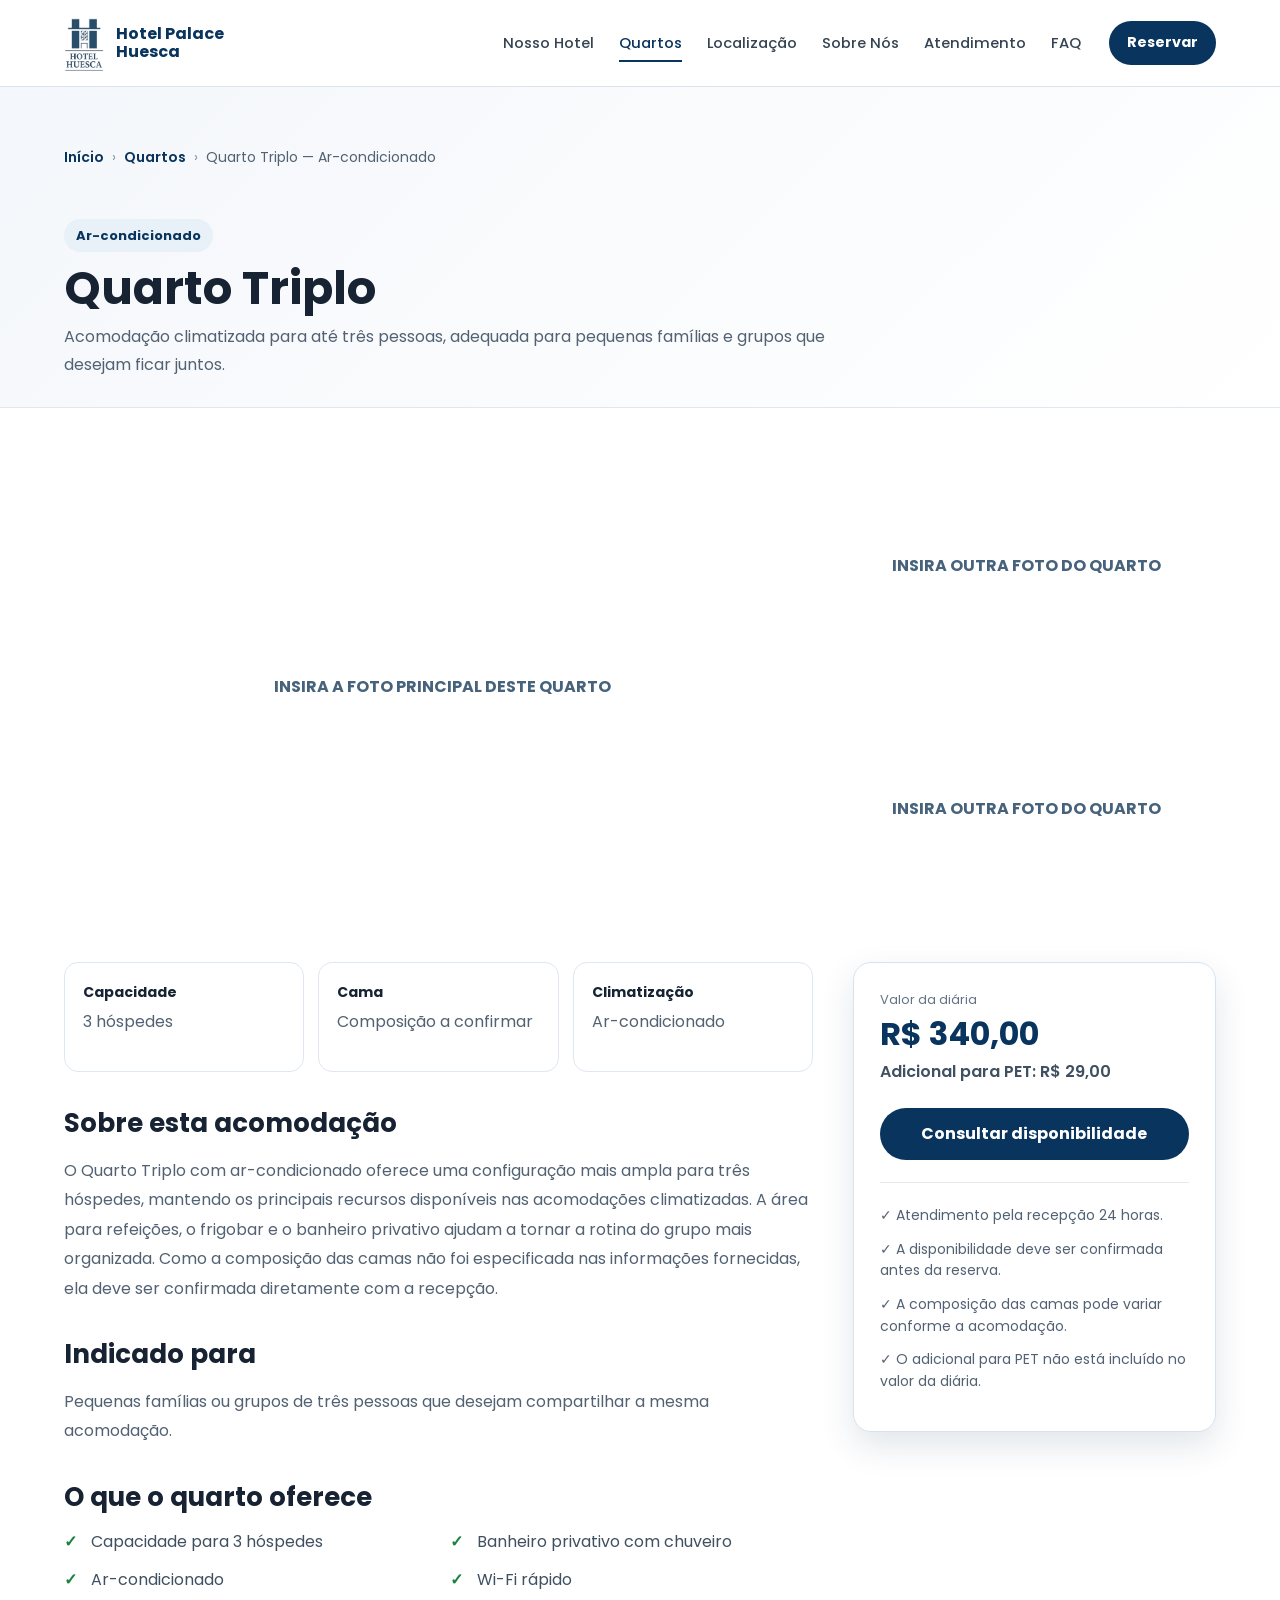
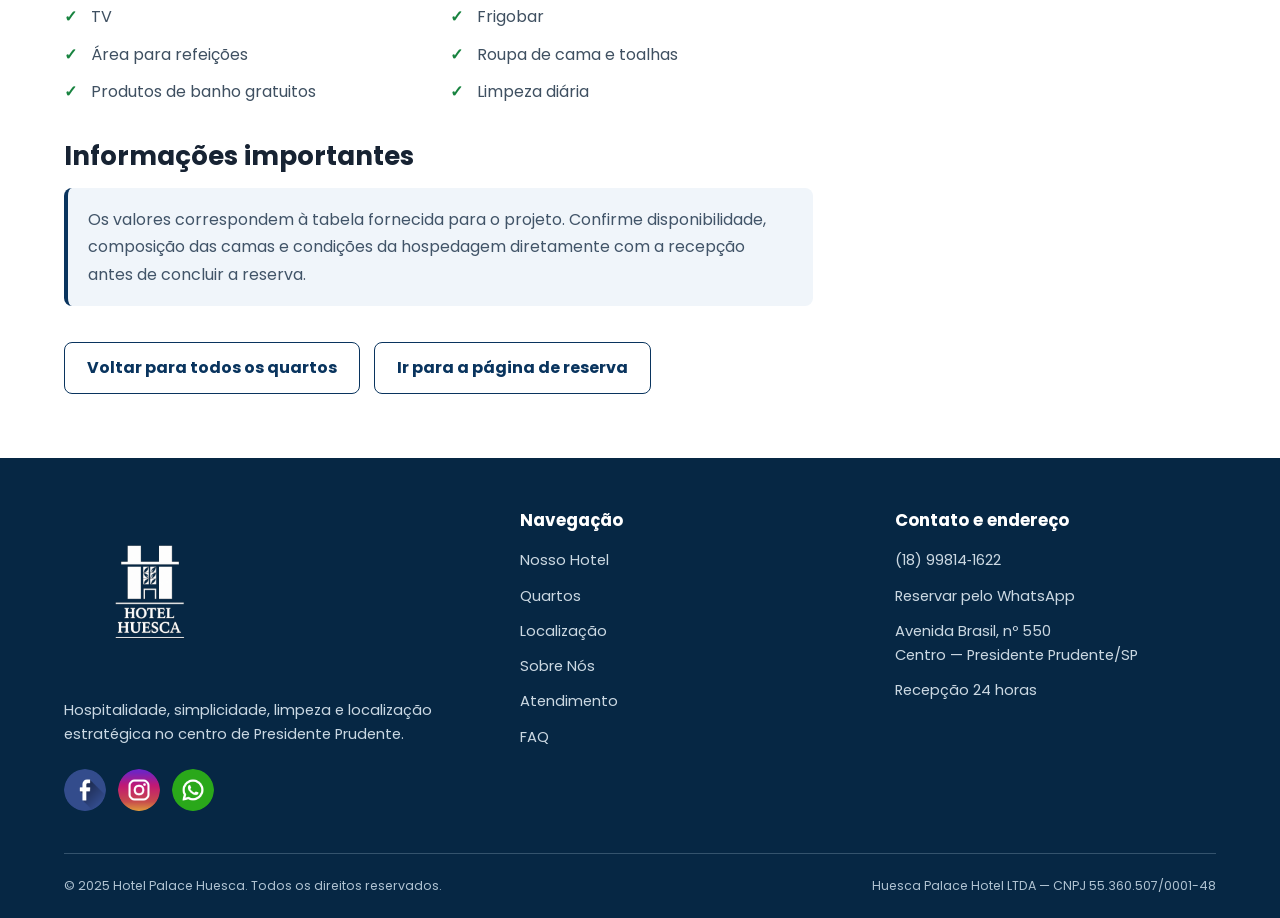
<file: quarto-triplo-ar-condicionado.html>
<!doctype html>
<html lang="pt-br">
  <head>
    <meta charset="UTF-8" />
    <meta name="viewport" content="width=device-width, initial-scale=1.0" />
    <meta
      name="description"
      content="Informações completas sobre o Quarto Triplo — Ar-condicionado do Hotel Palace Huesca, em Presidente Prudente."
    />
    <title>Quarto Triplo — Ar-condicionado | Hotel Palace Huesca</title>

    <link
      rel="icon"
      type="image/png"
      href="img/favicon-hotel-azul.png"
      media="(prefers-color-scheme: light)"
    />
    <link
      rel="icon"
      type="image/png"
      href="img/favicon-hotel-branco.png"
      media="(prefers-color-scheme: dark)"
    />

    <link rel="preconnect" href="https://fonts.googleapis.com" />
    <link rel="preconnect" href="https://fonts.gstatic.com" crossorigin />
    <link
      href="https://fonts.googleapis.com/css2?family=Poppins:wght@400;500;600;700&display=swap"
      rel="stylesheet"
    />

    <link rel="stylesheet" href="css/index.css" />
    <link rel="stylesheet" href="css/detalhes-quarto.css" />
  </head>
  <body>
    <header class="site-header">
      <div class="cor-fundo-secundario">
        <nav class="container" aria-label="Navegação principal">
          <a
            href="index.html"
            id="logo"
            aria-label="Hotel Palace Huesca — página inicial"
          >
            <span class="logo-imagem-placeholder" aria-hidden="true">
              <img src="img/logo-hotel.png" alt="Logo do Hotel Palace Huesca" />
            </span>
            <span class="logo-texto">Hotel Palace Huesca</span>
          </a>

          <ul id="menu-desktop">
            <li><a href="index.html">Nosso Hotel</a></li>
            <li>
              <a href="quartos.html" aria-current="page" class="ativo"
                >Quartos</a
              >
            </li>
            <li><a href="localizacao.html">Localização</a></li>
            <li><a href="sobre.html">Sobre Nós</a></li>
            <li><a href="atendimento.html">Atendimento</a></li>
            <li><a href="faq.html">FAQ</a></li>
          </ul>

          <a class="nav-reserva" href="reserva.html">Reservar</a>

          <button
            id="menu-button"
            type="button"
            aria-label="Abrir menu"
            aria-expanded="false"
            aria-controls="menu-mobile-container"
          >
            <span aria-hidden="true">☰</span>
          </button>

          <div id="menu-mobile-container">
            <ul id="menu-mobile">
              <li><a href="index.html">Nosso Hotel</a></li>
              <li>
                <a href="quartos.html" aria-current="page" class="ativo"
                  >Quartos</a
                >
              </li>
              <li><a href="localizacao.html">Localização</a></li>
              <li><a href="sobre.html">Sobre Nós</a></li>
              <li><a href="atendimento.html">Atendimento</a></li>
              <li><a href="faq.html">FAQ</a></li>
              <li><a href="reserva.html">Reservar</a></li>
            </ul>
          </div>
        </nav>
      </div>
    </header>

    <main>
      <section class="detalhe-quarto-cabecalho">
        <div class="container">
          <nav class="breadcrumb" aria-label="Caminho da página">
            <a href="index.html">Início</a>
            <span aria-hidden="true">›</span>
            <a href="quartos.html">Quartos</a>
            <span aria-hidden="true">›</span>
            <span aria-current="page">Quarto Triplo — Ar-condicionado</span>
          </nav>

          <div class="etiquetas-detalhe">
            <span class="etiqueta-detalhe">Ar-condicionado</span>
          </div>

          <h1>Quarto Triplo</h1>
          <p class="resumo-cabecalho">
            Acomodação climatizada para até três pessoas, adequada para pequenas
            famílias e grupos que desejam ficar juntos.
          </p>
        </div>
      </section>

      <section class="container detalhe-quarto-conteudo">
        <div
          class="galeria-quarto"
          role="group"
          aria-label="Espaços para fotos do quarto"
        >
          <div class="imagem-placeholder-detalhe imagem-principal-detalhe">
            <span>INSIRA A FOTO PRINCIPAL DESTE QUARTO</span>
          </div>

          <div class="galeria-secundaria">
            <div class="imagem-placeholder-detalhe">
              <span>INSIRA OUTRA FOTO DO QUARTO</span>
            </div>
            <div class="imagem-placeholder-detalhe">
              <span>INSIRA OUTRA FOTO DO QUARTO</span>
            </div>
          </div>
        </div>

        <div class="detalhe-grid">
          <div>
            <div
              class="resumo-itens"
              role="group"
              aria-label="Resumo do quarto"
            >
              <div class="resumo-item">
                <strong>Capacidade</strong>
                <span>3 hóspedes</span>
              </div>
              <div class="resumo-item">
                <strong>Cama</strong>
                <span>Composição a confirmar</span>
              </div>
              <div class="resumo-item">
                <strong>Climatização</strong>
                <span>Ar-condicionado</span>
              </div>
            </div>

            <section class="bloco-detalhe">
              <h2>Sobre esta acomodação</h2>
              <p>
                O Quarto Triplo com ar-condicionado oferece uma configuração
                mais ampla para três hóspedes, mantendo os principais recursos
                disponíveis nas acomodações climatizadas. A área para refeições,
                o frigobar e o banheiro privativo ajudam a tornar a rotina do
                grupo mais organizada. Como a composição das camas não foi
                especificada nas informações fornecidas, ela deve ser confirmada
                diretamente com a recepção.
              </p>
            </section>

            <section class="bloco-detalhe">
              <h2>Indicado para</h2>
              <p>
                Pequenas famílias ou grupos de três pessoas que desejam
                compartilhar a mesma acomodação.
              </p>
            </section>

            <section class="bloco-detalhe">
              <h2>O que o quarto oferece</h2>
              <ul class="comodidades-grid">
                <li>Capacidade para 3 hóspedes</li>
                <li>Banheiro privativo com chuveiro</li>
                <li>Ar-condicionado</li>
                <li>Wi-Fi rápido</li>
                <li>TV</li>
                <li>Frigobar</li>
                <li>Área para refeições</li>
                <li>Roupa de cama e toalhas</li>
                <li>Produtos de banho gratuitos</li>
                <li>Limpeza diária</li>
              </ul>
            </section>

            <section class="bloco-detalhe">
              <h2>Informações importantes</h2>
              <div class="aviso-detalhe">
                Os valores correspondem à tabela fornecida para o projeto.
                Confirme disponibilidade, composição das camas e condições da
                hospedagem diretamente com a recepção antes de concluir a
                reserva.
              </div>
            </section>

            <div class="acoes-inferiores">
              <a class="btn-secundario-detalhe" href="quartos.html"
                >Voltar para todos os quartos</a
              >
              <a class="btn-secundario-detalhe" href="reserva.html"
                >Ir para a página de reserva</a
              >
            </div>
          </div>

          <aside class="painel-reserva" aria-label="Preço e reserva">
            <p class="preco-legenda">Valor da diária</p>
            <strong class="preco-detalhe">R$ 340,00</strong>
            <p class="pet-detalhe">Adicional para PET: R$ 29,00</p>

            <a
              class="btn btn-primario"
              href="https://wa.me/5518998141622?text=Ol%C3%A1%2C%20Hotel%20Palace%20Huesca%21%20Gostaria%20de%20consultar%20a%20disponibilidade%20do%20Quarto%20Triplo%20%E2%80%94%20Ar-condicionado."
              target="_blank"
              rel="noopener noreferrer"
              >Consultar disponibilidade</a
            >

            <ul class="lista-condicoes">
              <li>✓ Atendimento pela recepção 24 horas.</li>
              <li>✓ A disponibilidade deve ser confirmada antes da reserva.</li>
              <li>
                ✓ A composição das camas pode variar conforme a acomodação.
              </li>
              <li>
                ✓ O adicional para PET não está incluído no valor da diária.
              </li>
            </ul>
          </aside>
        </div>
      </section>
    </main>

    <footer class="site-footer">
      <section class="container">
        <div class="footer-grid">
          <div class="footer-col">
            <div class="footer-logo-placeholder">
              <img
                src="img/logo-hotel-sem-fundo.png"
                alt="Logo do Hotel Palace Huesca"
              />
            </div>
            <p class="missao">
              Hospitalidade, simplicidade, limpeza e localização estratégica no
              centro de Presidente Prudente.
            </p>
            <div class="social-links" role="group" aria-label="Redes sociais">
              <a
                class="social-link"
                href="https://www.facebook.com/profile.php?id=61592348461438"
                target="_blank"
                rel="noopener noreferrer"
                aria-label="Abrir o Facebook do Hotel Palace Huesca"
              >
                <img src="img/facebook.png" alt="" aria-hidden="true" />
              </a>
              <a
                class="social-link"
                href="https://www.instagram.com/hotelhuesca/"
                target="_blank"
                rel="noopener noreferrer"
                aria-label="Abrir o Instagram do Hotel Palace Huesca"
              >
                <img src="img/instagram.png" alt="" aria-hidden="true" />
              </a>
              <a
                class="social-link"
                href="https://wa.me/5518998141622?text=Ol%C3%A1%2C%20tenho%20interesse%20em%20fazer%20uma%20reserva%20%F0%9F%98%8A."
                target="_blank"
                rel="noopener noreferrer"
                aria-label="Falar com o Hotel Palace Huesca pelo WhatsApp"
              >
                <img src="img/whatsapp.png" alt="" aria-hidden="true" />
              </a>
            </div>
          </div>

          <div class="footer-col">
            <h2>Navegação</h2>
            <ul>
              <li><a href="index.html">Nosso Hotel</a></li>
              <li><a href="quartos.html">Quartos</a></li>
              <li><a href="localizacao.html">Localização</a></li>
              <li><a href="sobre.html">Sobre Nós</a></li>
              <li><a href="atendimento.html">Atendimento</a></li>
              <li><a href="faq.html">FAQ</a></li>
            </ul>
          </div>

          <div class="footer-col">
            <h2>Contato e endereço</h2>
            <ul>
              <li>
                <a href="tel:+5518998141622">(18)&nbsp;99814&#8209;1622</a>
              </li>
              <li>
                <a
                  href="https://wa.me/5518998141622?text=Ol%C3%A1%2C%20tenho%20interesse%20em%20fazer%20uma%20reserva%20%F0%9F%98%8A."
                  target="_blank"
                  rel="noopener noreferrer"
                  >Reservar pelo WhatsApp</a
                >
              </li>
              <li>
                Avenida Brasil, nº 550<br />
                Centro — Presidente Prudente/SP
              </li>
              <li>Recepção 24 horas</li>
            </ul>
          </div>
        </div>

        <div class="footer-bottom">
          <p>&copy; 2025 Hotel Palace Huesca. Todos os direitos reservados.</p>
          <p>Huesca Palace Hotel LTDA — CNPJ 55.360.507/0001-48</p>
        </div>
      </section>
    </footer>

    <script src="js/menu.js"></script>
  </body>
</html>
</file>
<file: css/index.css>
@import url("global.css");
@import url("nav.css");
@import url("footer.css");
</file>
<file: css/atendimento.css>
.atendimento-grid {
  display: grid;
  grid-template-columns: 1fr 1fr;
  align-items: start;
  gap: 54px;
}
.atendimento-conteudo h2 {
  margin-bottom: 20px;
  font-size: 2rem;
}
.atendimento-conteudo > p {
  margin-bottom: 16px;
  color: var(--cor-texto-secundario);
}
.contato-box {
  display: flex;
  flex-direction: column;
  align-items: flex-start;
  gap: 12px;
  margin-top: 30px;
  padding: 24px;
  border-radius: var(--raio);
  background: var(--cor-primaria-clara);
}
.contato-box > a:not(.btn) {
  color: var(--cor-primaria);
  font-size: 1.35rem;
  font-weight: 700;
}
.galeria-placeholders {
  display: grid;
  grid-template-columns: 1fr 1fr;
  gap: 16px;
}
.galeria-placeholders .imagem-placeholder {
  min-height: 210px;
}
@media (max-width: 820px) {
  .atendimento-grid {
    grid-template-columns: 1fr;
  }
}
@media (max-width: 500px) {
  .galeria-placeholders {
    grid-template-columns: 1fr;
  }
}
</file>
<file: css/detalhes-quarto.css>
/* Página individual de detalhes do quarto */
.detalhe-quarto-cabecalho {
  background: linear-gradient(135deg, #f4f7fb 0%, #ffffff 100%);
  padding: 28px 0;
  border-bottom: 1px solid #dfe7f0;
}

.breadcrumb {
  display: flex;
  flex-wrap: wrap;
  align-items: center;
  gap: 8px;
  margin-bottom: 18px;
  font-size: 14px;
  color: #526273;
}

.breadcrumb a {
  color: #09345e;
  font-weight: 600;
}

.breadcrumb span[aria-hidden="true"] {
  color: #8795a3;
}

.detalhe-quarto-cabecalho h1 {
  margin: 10px 0 8px;
  font-size: clamp(30px, 4vw, 46px);
  line-height: 1.15;
  color: #172333;
}

.detalhe-quarto-cabecalho .resumo-cabecalho {
  max-width: 780px;
  color: #526273;
  line-height: 1.75;
}

.etiquetas-detalhe {
  display: flex;
  flex-wrap: wrap;
  gap: 10px;
}

.etiqueta-detalhe {
  display: inline-flex;
  align-items: center;
  min-height: 32px;
  padding: 6px 12px;
  border-radius: 999px;
  background-color: #e8f0f8;
  color: #09345e;
  font-size: 13px;
  font-weight: 700;
}

.etiqueta-destaque {
  background-color: #fff3cd;
  color: #6e5200;
}

.detalhe-quarto-conteudo {
  padding-top: 44px;
  padding-bottom: 64px;
}

.galeria-quarto {
  display: grid;
  grid-template-columns: minmax(0, 2fr) minmax(220px, 1fr);
  gap: 16px;
  margin-bottom: 40px;
}

.galeria-secundaria {
  display: grid;
  grid-template-rows: repeat(2, minmax(160px, 1fr));
  gap: 16px;
}

.imagem-placeholder-detalhe {
  min-height: 220px;
  border-radius: 18px;
  display: flex;
  align-items: center;
  justify-content: center;
  padding: 24px;
  text-align: center;
  color: #47627b;
  font-weight: 700;
}

.imagem-principal-detalhe {
  min-height: 470px;
}

.detalhe-grid {
  display: grid;
  grid-template-columns: minmax(0, 1.65fr) minmax(290px, 0.8fr);
  gap: 40px;
  align-items: start;
}

.bloco-detalhe {
  margin-bottom: 36px;
}

.bloco-detalhe h2 {
  margin-bottom: 16px;
  color: #172333;
  font-size: 26px;
}

.bloco-detalhe p {
  color: #526273;
  line-height: 1.85;
}

.resumo-itens {
  display: grid;
  grid-template-columns: repeat(3, minmax(0, 1fr));
  gap: 14px;
  margin-bottom: 36px;
}

.resumo-item {
  min-height: 110px;
  padding: 18px;
  border: 1px solid #dfe7f0;
  border-radius: 14px;
  background-color: #ffffff;
}

.resumo-item strong,
.resumo-item span {
  display: block;
}

.resumo-item strong {
  margin-bottom: 6px;
  color: #172333;
  font-size: 14px;
}

.resumo-item span {
  color: #526273;
  line-height: 1.5;
}

.comodidades-grid {
  display: grid;
  grid-template-columns: repeat(2, minmax(0, 1fr));
  gap: 12px 24px;
  margin: 0;
  padding: 0;
  list-style: none;
}

.comodidades-grid li {
  position: relative;
  padding-left: 27px;
  color: #3f5061;
  line-height: 1.6;
}

.comodidades-grid li::before {
  content: "✓";
  position: absolute;
  left: 0;
  top: 0;
  color: #17833f;
  font-weight: 800;
}

.painel-reserva {
  position: sticky;
  top: 24px;
  padding: 26px;
  border: 1px solid #d8e2ec;
  border-radius: 18px;
  background-color: #ffffff;
  box-shadow: 0 14px 34px rgba(9, 52, 94, 0.12);
}

.painel-reserva .preco-legenda {
  margin: 0 0 4px;
  color: #657484;
  font-size: 13px;
}

.painel-reserva .preco-detalhe {
  display: block;
  margin-bottom: 6px;
  color: #09345e;
  font-size: 32px;
  line-height: 1.2;
}

.painel-reserva .pet-detalhe {
  margin: 0 0 22px;
  color: #3f5061;
  font-weight: 600;
}

.painel-reserva .btn {
  width: 100%;
  text-align: center;
}

.lista-condicoes {
  margin: 22px 0 0;
  padding: 22px 0 0;
  border-top: 1px solid #e3e9ef;
  list-style: none;
}

.lista-condicoes li {
  margin-bottom: 12px;
  color: #526273;
  font-size: 14px;
  line-height: 1.55;
}

.aviso-detalhe {
  padding: 18px 20px;
  border-left: 4px solid #09345e;
  border-radius: 8px;
  background-color: #f0f5fa;
  color: #415468;
  line-height: 1.7;
}

.acoes-inferiores {
  display: flex;
  flex-wrap: wrap;
  gap: 14px;
  margin-top: 34px;
}

.btn-secundario-detalhe {
  display: inline-flex;
  align-items: center;
  justify-content: center;
  min-height: 46px;
  padding: 12px 22px;
  border: 1px solid #09345e;
  border-radius: 8px;
  color: #09345e;
  font-weight: 700;
}

.btn-secundario-detalhe:hover {
  background-color: #eef4fa;
}

@media (max-width: 960px) {
  .galeria-quarto,
  .detalhe-grid {
    grid-template-columns: 1fr;
  }

  .galeria-secundaria {
    grid-template-columns: repeat(2, minmax(0, 1fr));
    grid-template-rows: none;
  }

  .imagem-principal-detalhe {
    min-height: 390px;
  }

  .painel-reserva {
    position: static;
  }
}

@media (max-width: 700px) {
  .detalhe-quarto-conteudo {
    padding-top: 28px;
  }

  .galeria-secundaria,
  .resumo-itens,
  .comodidades-grid {
    grid-template-columns: 1fr;
  }

  .imagem-principal-detalhe,
  .imagem-placeholder-detalhe {
    min-height: 260px;
  }
}
</file>
<file: css/faq.css>
.faq-container {
  max-width: 900px;
}
.faq-item {
  overflow: hidden;
  margin-bottom: 14px;
  border: 1px solid var(--cor-borda);
  border-radius: var(--raio);
  background: #fff;
}
.faq-item summary {
  position: relative;
  padding: 22px 58px 22px 24px;
  color: var(--cor-texto);
  font-weight: 600;
  cursor: pointer;
  list-style: none;
}
.faq-item summary::-webkit-details-marker {
  display: none;
}
.faq-item summary::after {
  position: absolute;
  top: 50%;
  right: 24px;
  color: var(--cor-primaria);
  content: "+";
  font-size: 1.5rem;
  transform: translateY(-50%);
}
.faq-item[open] summary {
  background: var(--cor-primaria-clara);
  color: var(--cor-primaria);
}
.faq-item[open] summary::after {
  content: "−";
}
.faq-resposta {
  padding: 0 24px 22px;
  color: var(--cor-texto-secundario);
}
.faq-item[open] .faq-resposta {
  padding-top: 20px;
}
.faq-cta {
  margin-top: 42px;
  padding: 32px;
  border-radius: var(--raio);
  background: var(--cor-fundo-suave);
  text-align: center;
}
.faq-cta h2 {
  margin-bottom: 8px;
}
.faq-cta p {
  margin-bottom: 20px;
  color: var(--cor-texto-secundario);
}
</file>
<file: css/localizacao.css>
.localizacao-principal {
  display: grid;
  grid-template-columns: 0.85fr 1.15fr;
  align-items: center;
  gap: 54px;
}
.localizacao-texto h2 {
  margin-bottom: 10px;
  font-size: 2rem;
}
.localizacao-texto p {
  margin-bottom: 18px;
  color: var(--cor-texto-secundario);
}
.avaliacao-google {
  display: inline-flex;
  flex-direction: column;
  gap: 4px;
  margin-bottom: 18px;
  padding: 10px 14px;
  border: 1px solid var(--cor-borda);
  border-radius: 12px;
  background: #fff;
  box-shadow: 0 5px 16px rgba(9, 52, 94, 0.08);
  color: var(--cor-texto);
  text-decoration: none;
  transition:
    border-color 0.2s ease,
    box-shadow 0.2s ease,
    transform 0.2s ease;
}
.avaliacao-google:hover,
.avaliacao-google:focus-visible {
  border-color: #aebdca;
  box-shadow: 0 8px 22px rgba(9, 52, 94, 0.13);
  transform: translateY(-1px);
}
.avaliacao-google:focus-visible {
  outline: 3px solid rgba(9, 52, 94, 0.22);
  outline-offset: 3px;
}
.avaliacao-google-titulo {
  color: var(--cor-texto-secundario);
  font-size: 0.78rem;
  font-weight: 600;
}
.avaliacao-google-linha {
  display: flex;
  align-items: center;
  gap: 8px;
  line-height: 1.25;
}
.avaliacao-google-linha strong {
  font-size: 1.05rem;
}
.avaliacao-google-estrelas {
  --nota: 4.3;
  position: relative;
  display: inline-block;
  width: 92px;
  color: #c5ccd3;
  font-family: Arial, sans-serif;
  font-size: 1.12rem;
  letter-spacing: 1px;
  line-height: 1;
  white-space: nowrap;
}
.avaliacao-google-estrelas::before,
.avaliacao-google-estrelas::after {
  content: "★★★★★";
}
.avaliacao-google-estrelas::after {
  position: absolute;
  top: 0;
  left: 0;
  width: calc((var(--nota) / 5) * 100%);
  overflow: hidden;
  color: #fbbc04;
  white-space: nowrap;
}
.avaliacao-google-total {
  color: var(--cor-texto-secundario);
  font-size: 0.8rem;
}
.endereco-destaque {
  padding: 16px 18px;
  border-left: 4px solid var(--cor-primaria);
  background: var(--cor-primaria-clara);
  color: var(--cor-texto) !important;
  font-weight: 600;
}
.mapa-placeholder {
  min-height: 410px;
}
.local-card {
  overflow: hidden;
  border: 1px solid var(--cor-borda);
  border-radius: var(--raio);
  background: #fff;
}
.local-card h3 {
  margin-bottom: 12px;
}
.local-card p {
  margin-bottom: 14px;
  color: var(--cor-texto-secundario);
}
.local-card ul {
  color: #425466;
  font-size: 0.9rem;
}
@media (max-width: 820px) {
  .localizacao-principal {
    grid-template-columns: 1fr;
  }
}
</file>
<file: css/cards-hover.css>
/*
  Hotel Palace Huesca — cards animados com troca de imagem.
  Este arquivo deve ser carregado depois de home.css ou localizacao.css.
*/

.card-acomodacao,
.local-card {
  position: relative;
  overflow: hidden;
  transition:
    transform 0.35s ease,
    box-shadow 0.35s ease,
    border-color 0.35s ease;
  animation: entrada-card 0.65s ease backwards;
  will-change: transform;
}

.cards-grid > :nth-child(2) {
  animation-delay: 0.09s;
}

.cards-grid > :nth-child(3) {
  animation-delay: 0.18s;
}

.card-acomodacao:hover,
.card-acomodacao:focus,
.local-card:hover,
.local-card:focus-within {
  transform: translateY(-8px);
  border-color: rgba(9, 52, 94, 0.28);
  box-shadow: 0 18px 42px rgba(9, 52, 94, 0.17);
}

.card-imagem-hover {
  position: relative;
  width: 100%;
  height: 240px;
  overflow: hidden;
  background: #e6edf3;
  isolation: isolate;
}

.local-card .card-imagem-hover {
  height: 265px;
}

.card-imagem-hover img {
  position: absolute;
  inset: 0;
  width: 100%;
  height: 100%;
  margin: 0;
  object-fit: cover;
  object-position: center;
  transition:
    opacity 0.5s ease,
    transform 0.75s cubic-bezier(0.22, 1, 0.36, 1);
}

.card-imagem-hover .imagem-principal {
  z-index: 1;
  opacity: 1;
  transform: scale(1);
}

.card-imagem-hover .imagem-secundaria {
  z-index: 2;
  opacity: 0;
  transform: scale(1.06);
}

@media (hover: hover) and (pointer: fine) {
  .card-acomodacao:hover .imagem-principal,
  .local-card:hover .imagem-principal {
    opacity: 0;
    transform: scale(1.08);
  }

  .card-acomodacao:hover .imagem-secundaria,
  .local-card:hover .imagem-secundaria {
    opacity: 1;
    transform: scale(1);
  }
}

.card-acomodacao:focus .imagem-principal,
.local-card:focus-within .imagem-principal {
  opacity: 0;
  transform: scale(1.08);
}

.card-acomodacao:focus .imagem-secundaria,
.local-card:focus-within .imagem-secundaria {
  opacity: 1;
  transform: scale(1);
}

.card-acomodacao:focus {
  outline: 3px solid #5c95c4;
  outline-offset: 4px;
}

.local-card-link {
  display: flex;
  flex-direction: column;
  height: 100%;
  color: inherit;
  text-decoration: none;
}

.local-card-link:focus-visible {
  outline: 3px solid #5c95c4;
  outline-offset: -3px;
}

.local-card .card-conteudo {
  display: flex;
  flex: 1;
  flex-direction: column;
}

.maps-destino {
  display: inline-flex;
  align-items: center;
  gap: 7px;
  margin-top: auto;
  padding-top: 18px;
  color: #09345e;
  font-size: 0.9rem;
  font-weight: 700;
}

.maps-destino::after {
  content: "→";
  transition: transform 0.25s ease;
}

.local-card:hover .maps-destino::after,
.local-card:focus-within .maps-destino::after {
  transform: translateX(5px);
}

@keyframes entrada-card {
  from {
    opacity: 0;
    transform: translateY(22px);
  }
  to {
    opacity: 1;
    transform: translateY(0);
  }
}

@media (max-width: 640px) {
  .card-imagem-hover,
  .local-card .card-imagem-hover {
    height: 225px;
  }

  .card-acomodacao:hover,
  .card-acomodacao:focus,
  .local-card:hover,
  .local-card:focus-within {
    transform: translateY(-4px);
  }
}

@media (prefers-reduced-motion: reduce) {
  .card-acomodacao,
  .local-card,
  .card-imagem-hover img,
  .maps-destino::after {
    animation: none !important;
    transition: none !important;
  }
}
</file>
